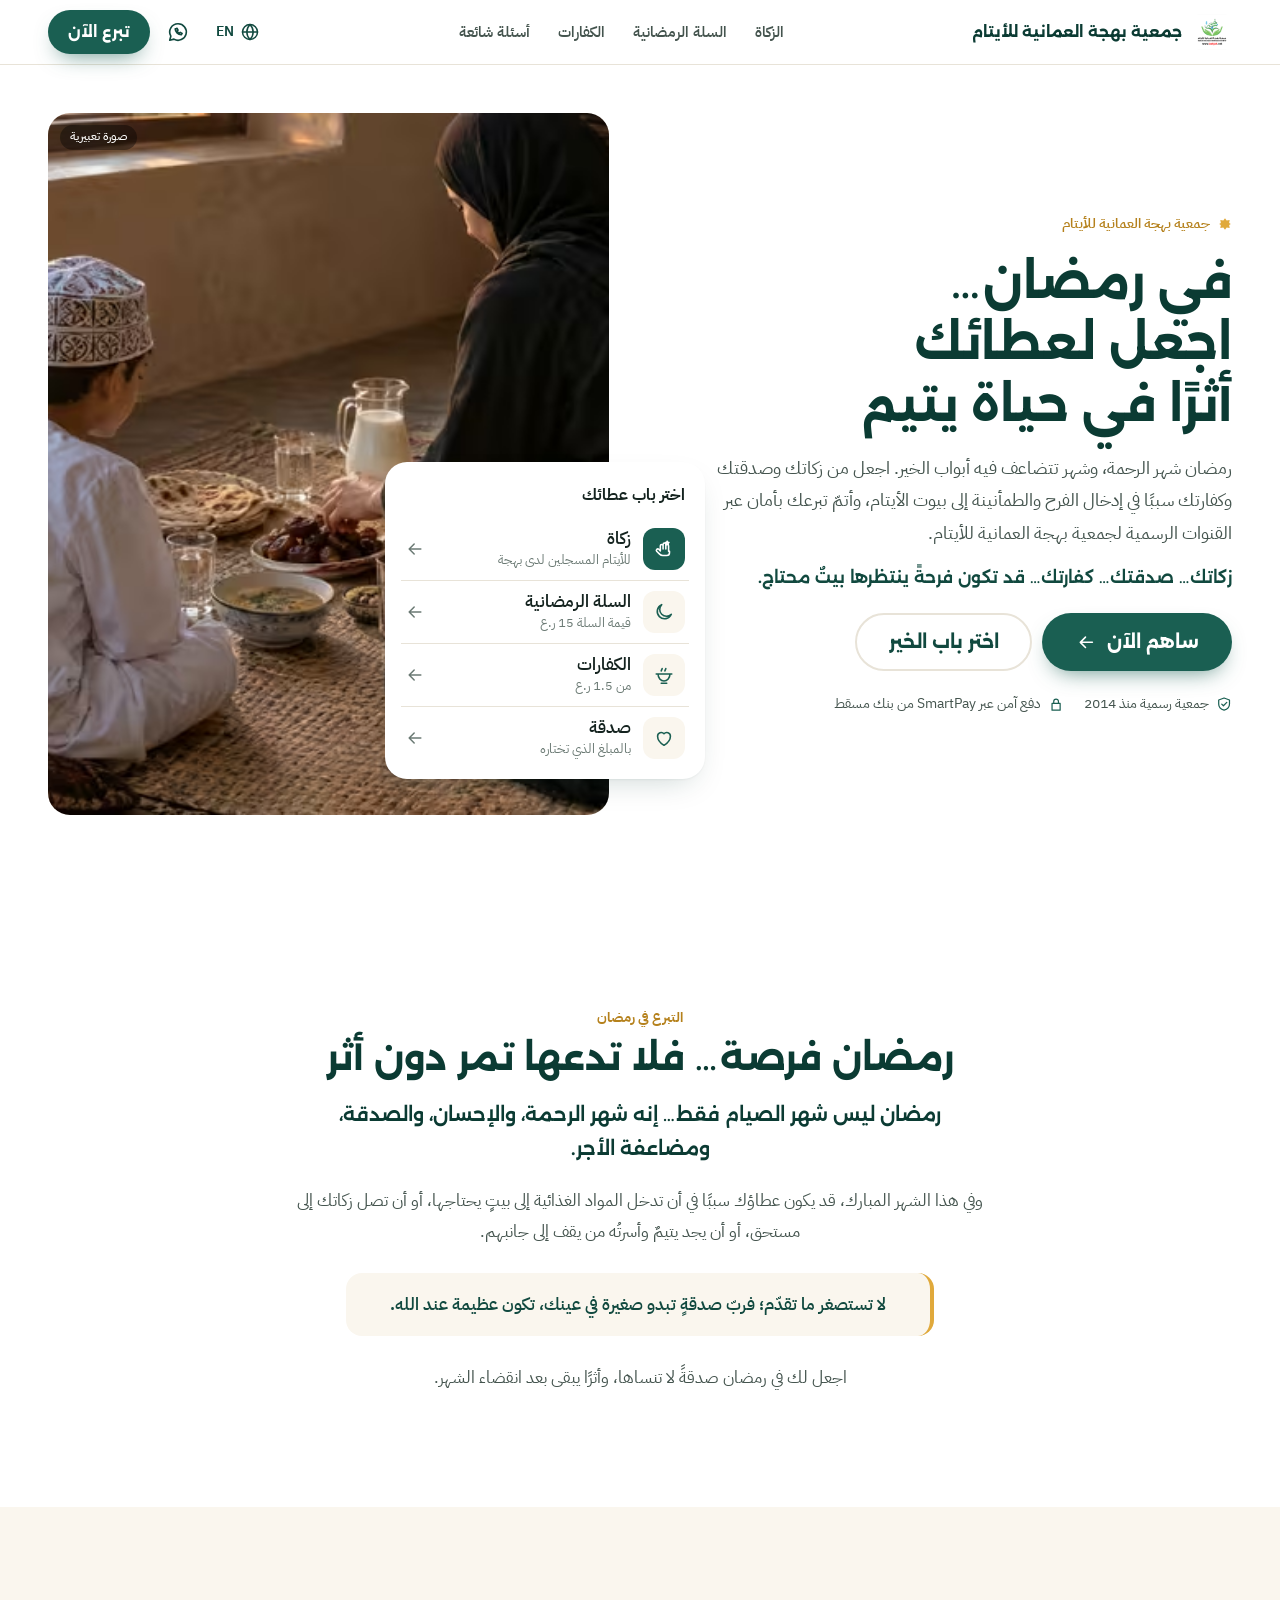
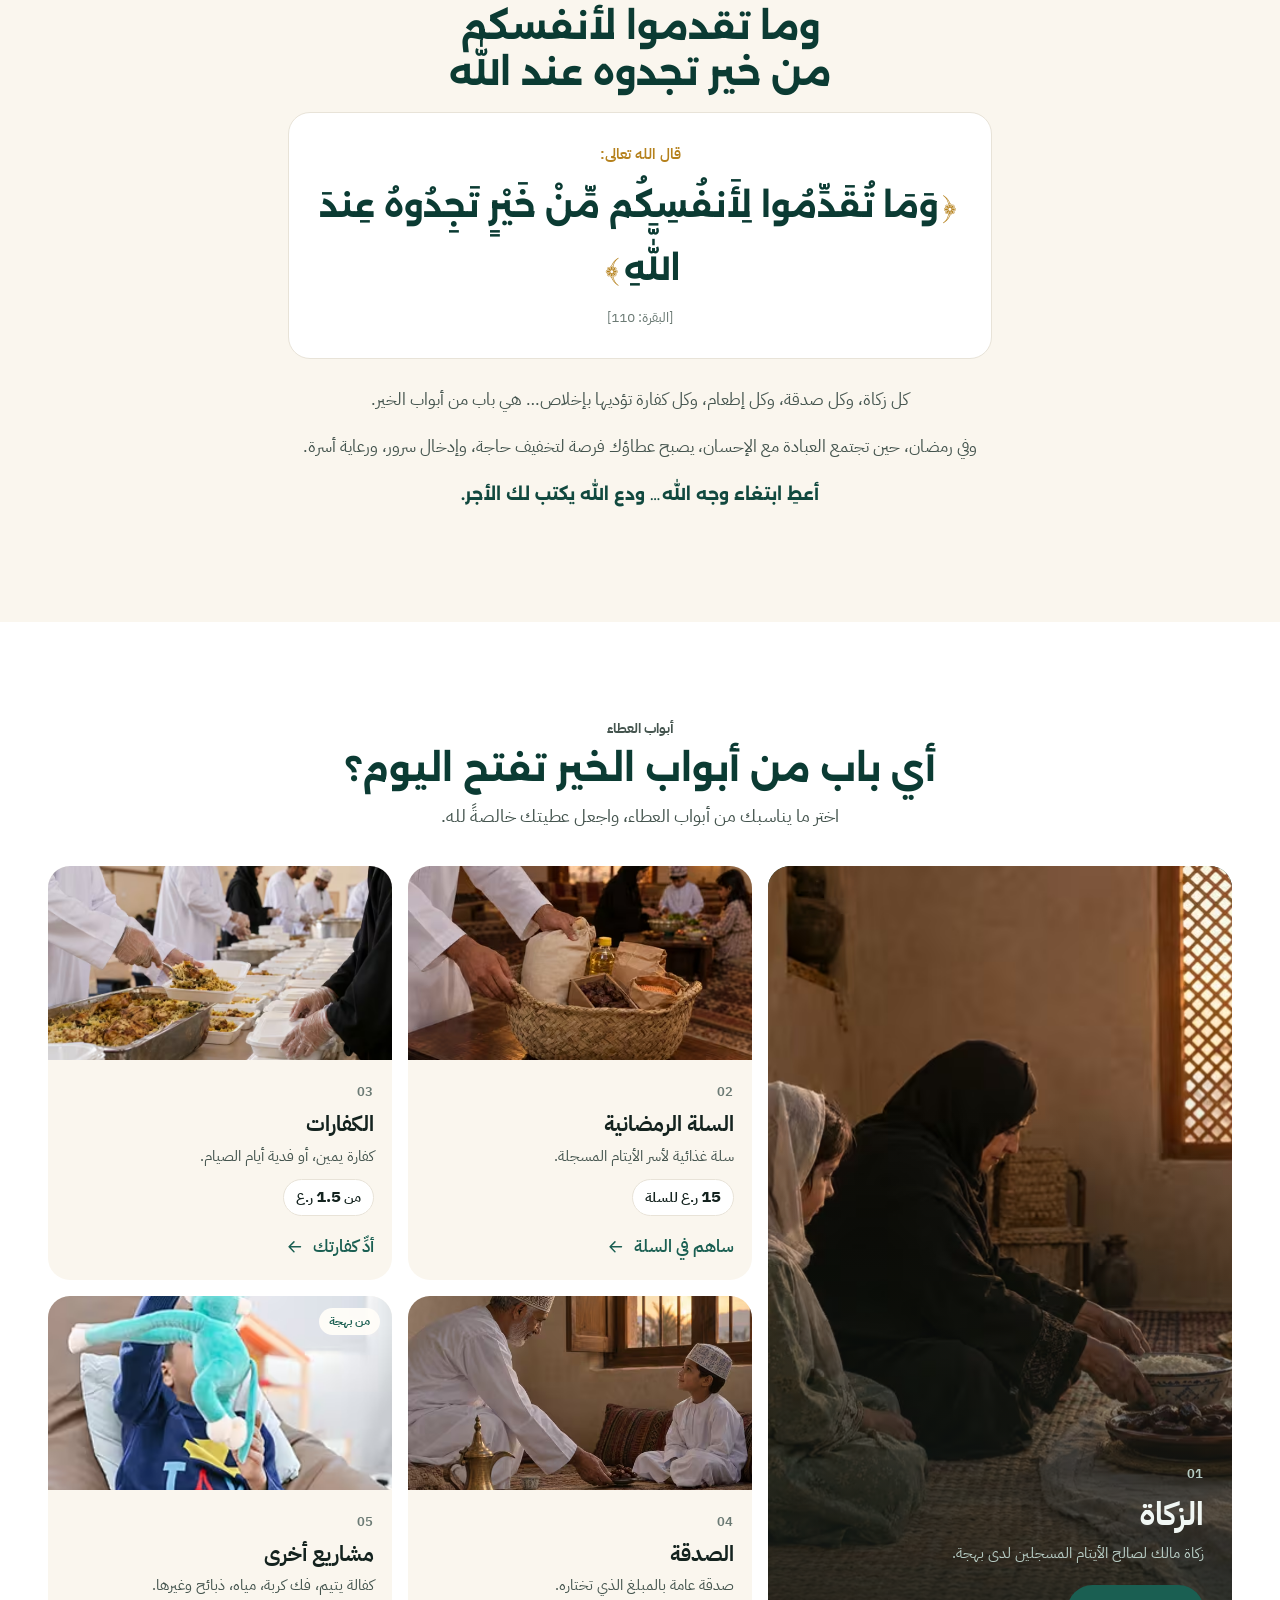
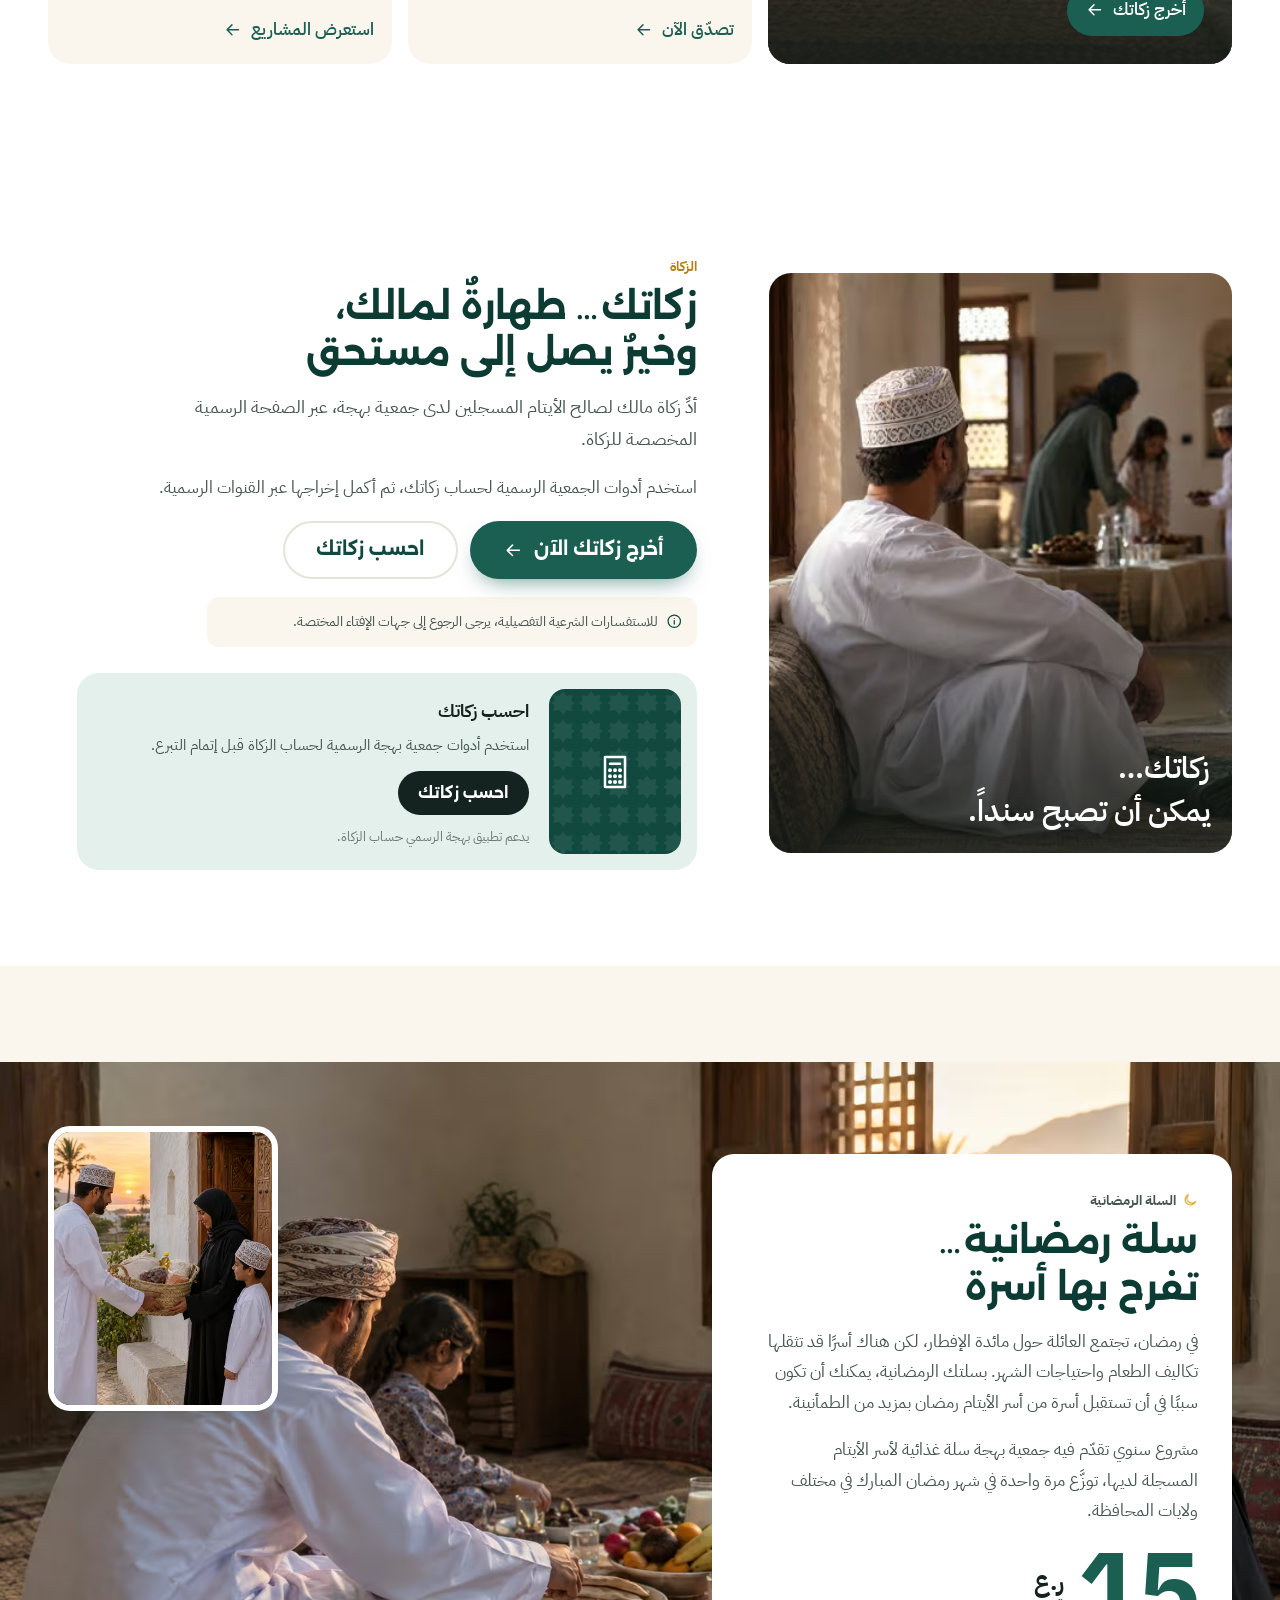
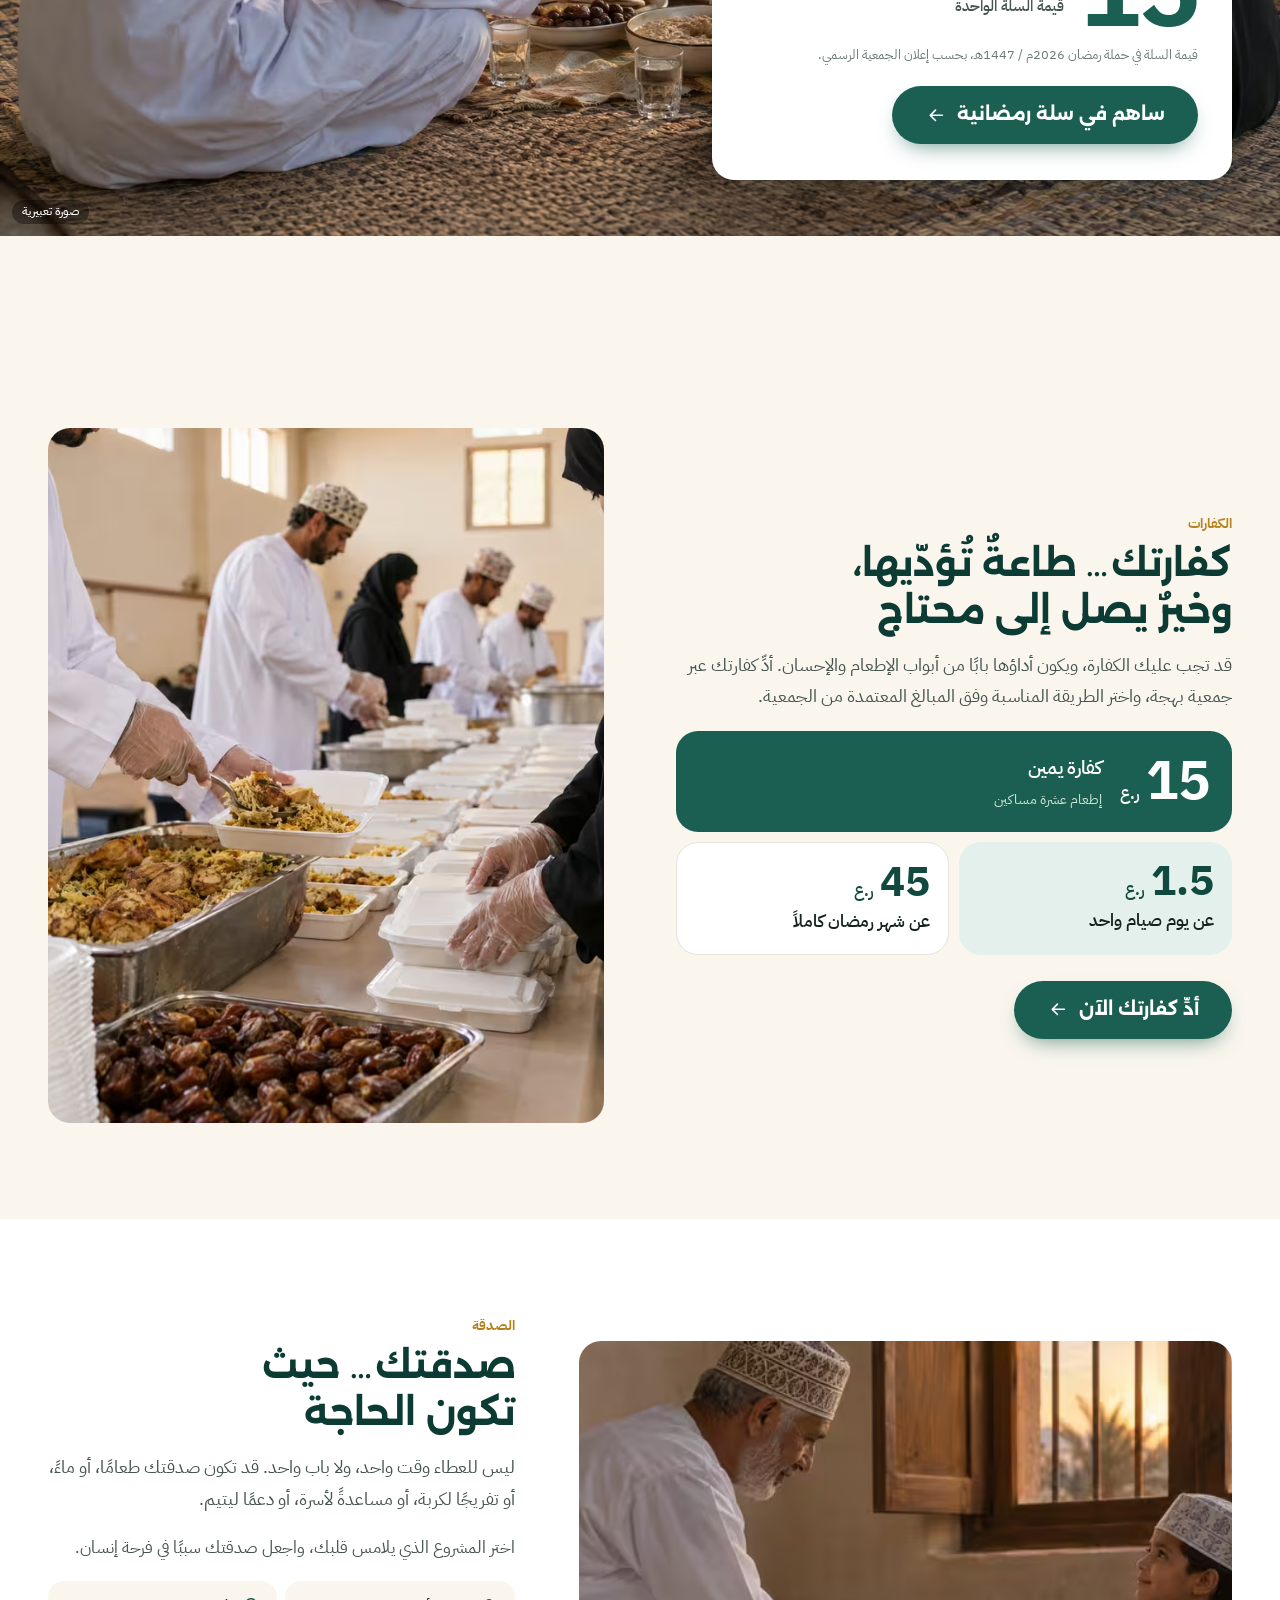
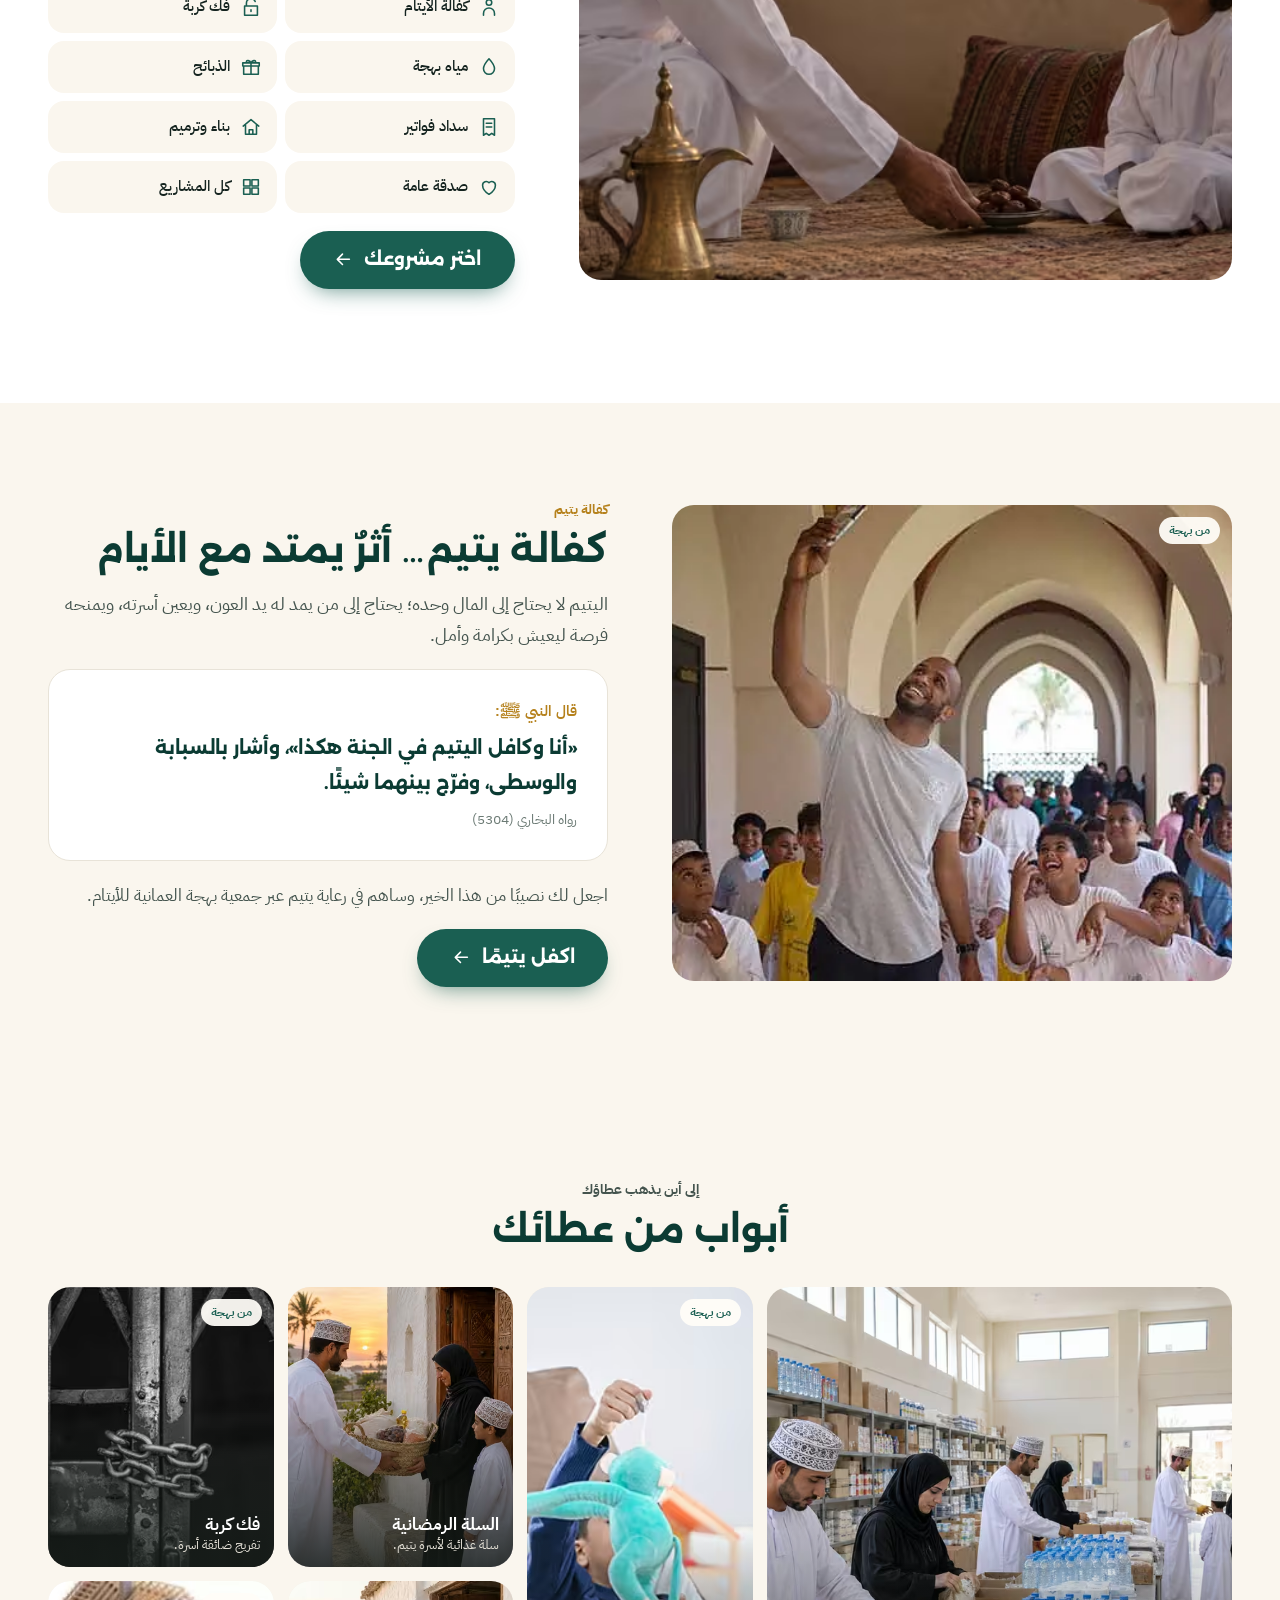
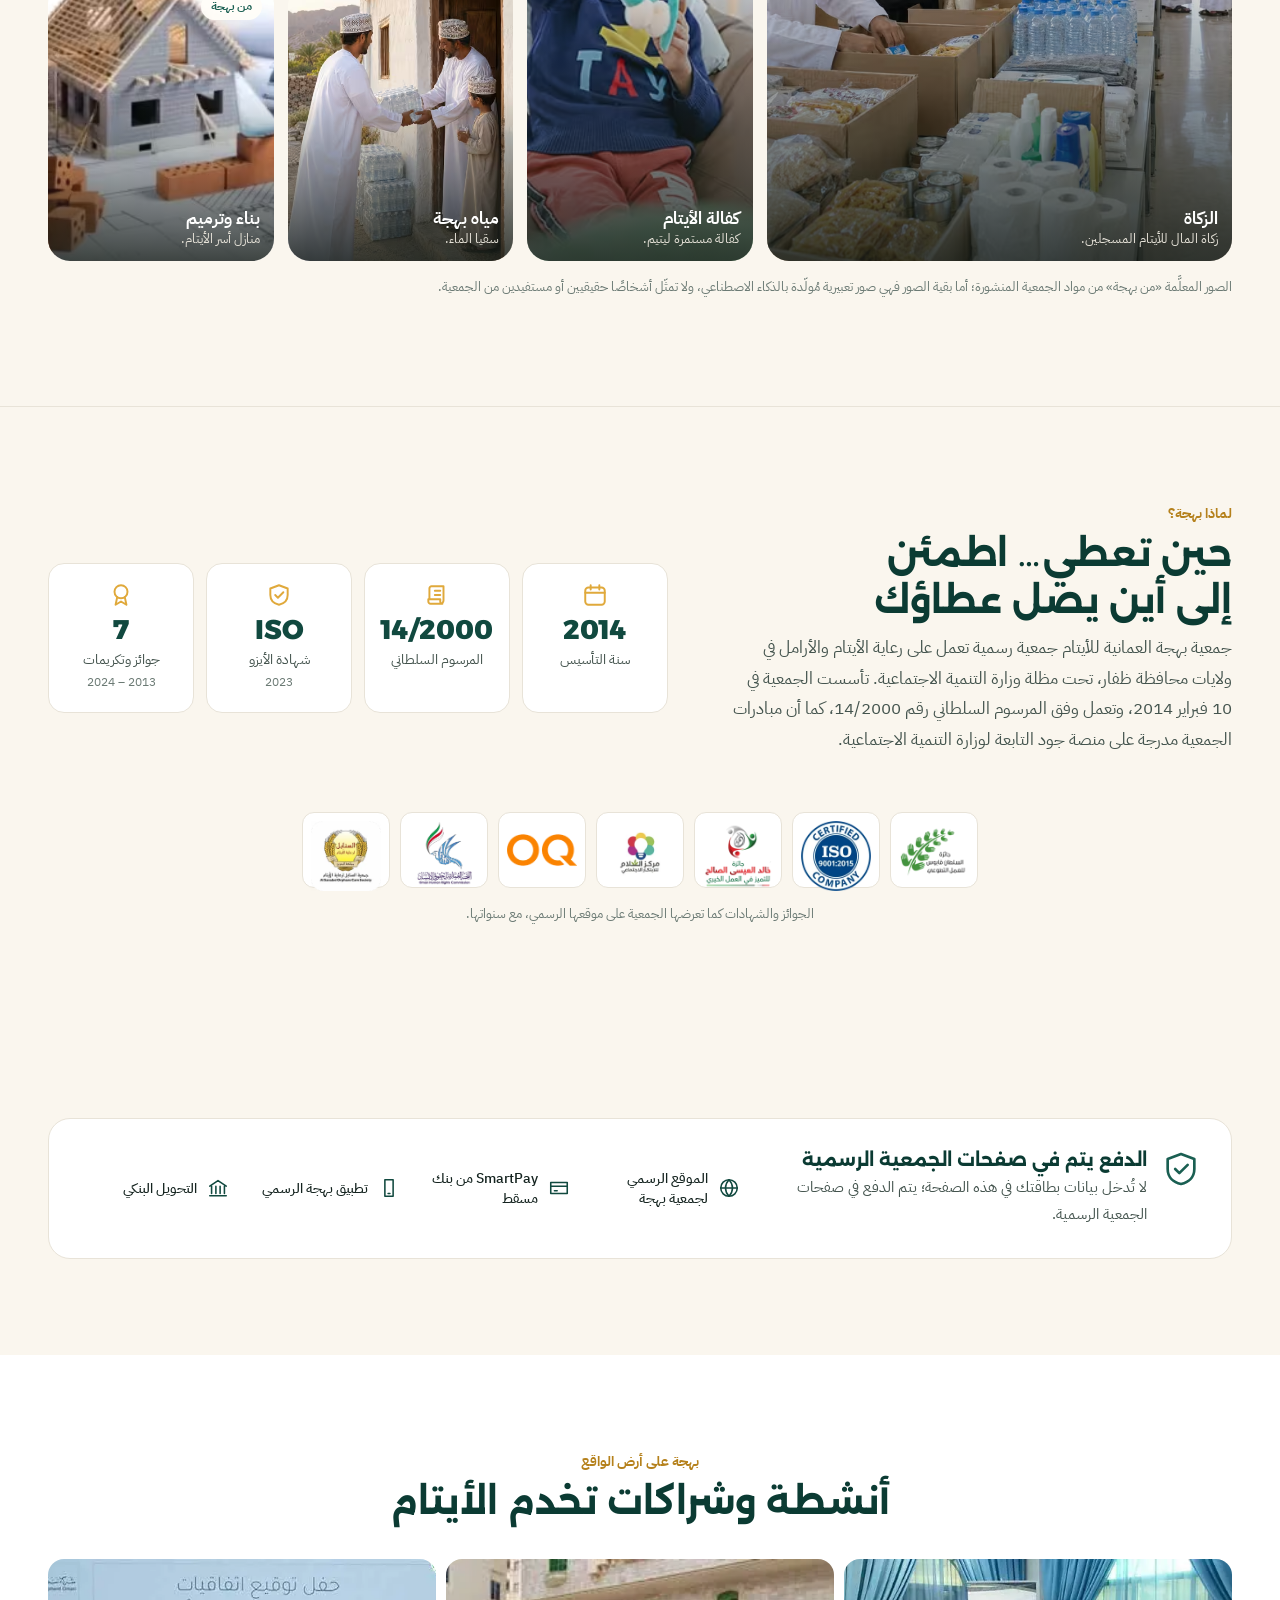
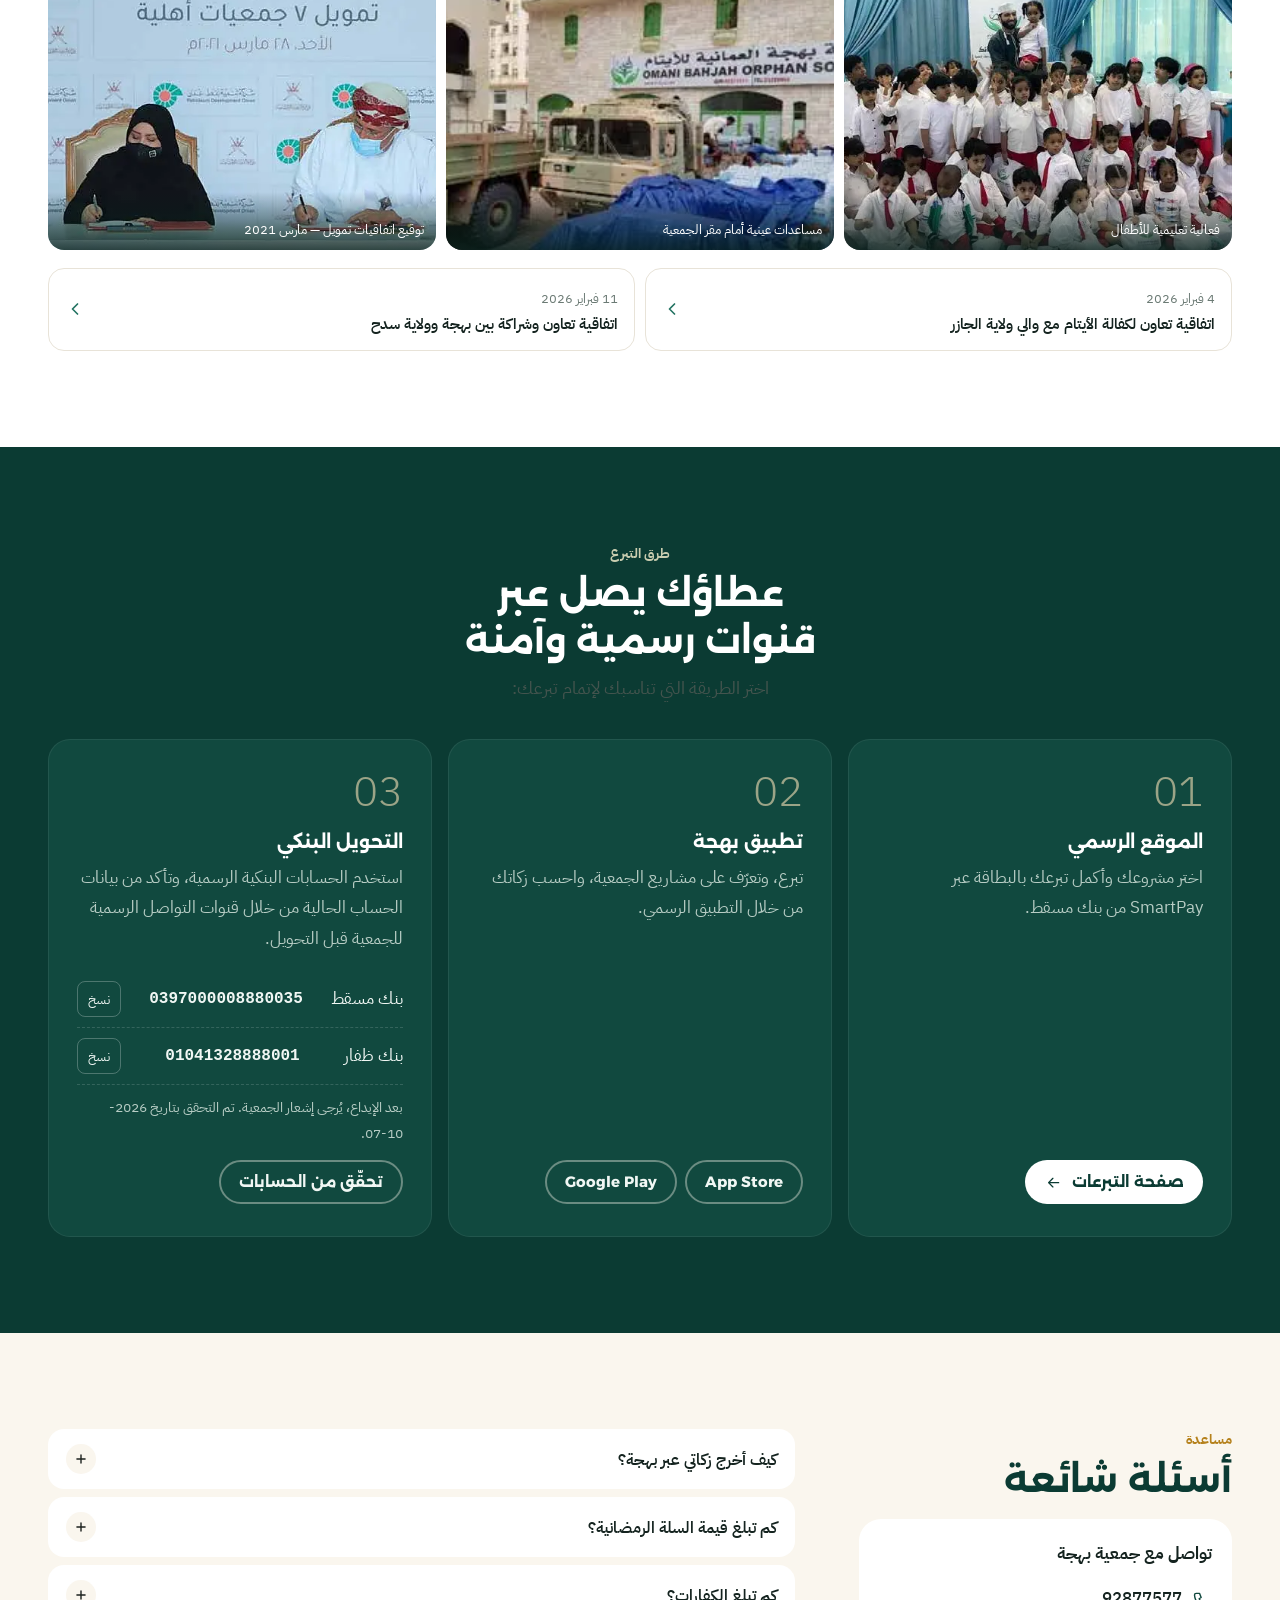
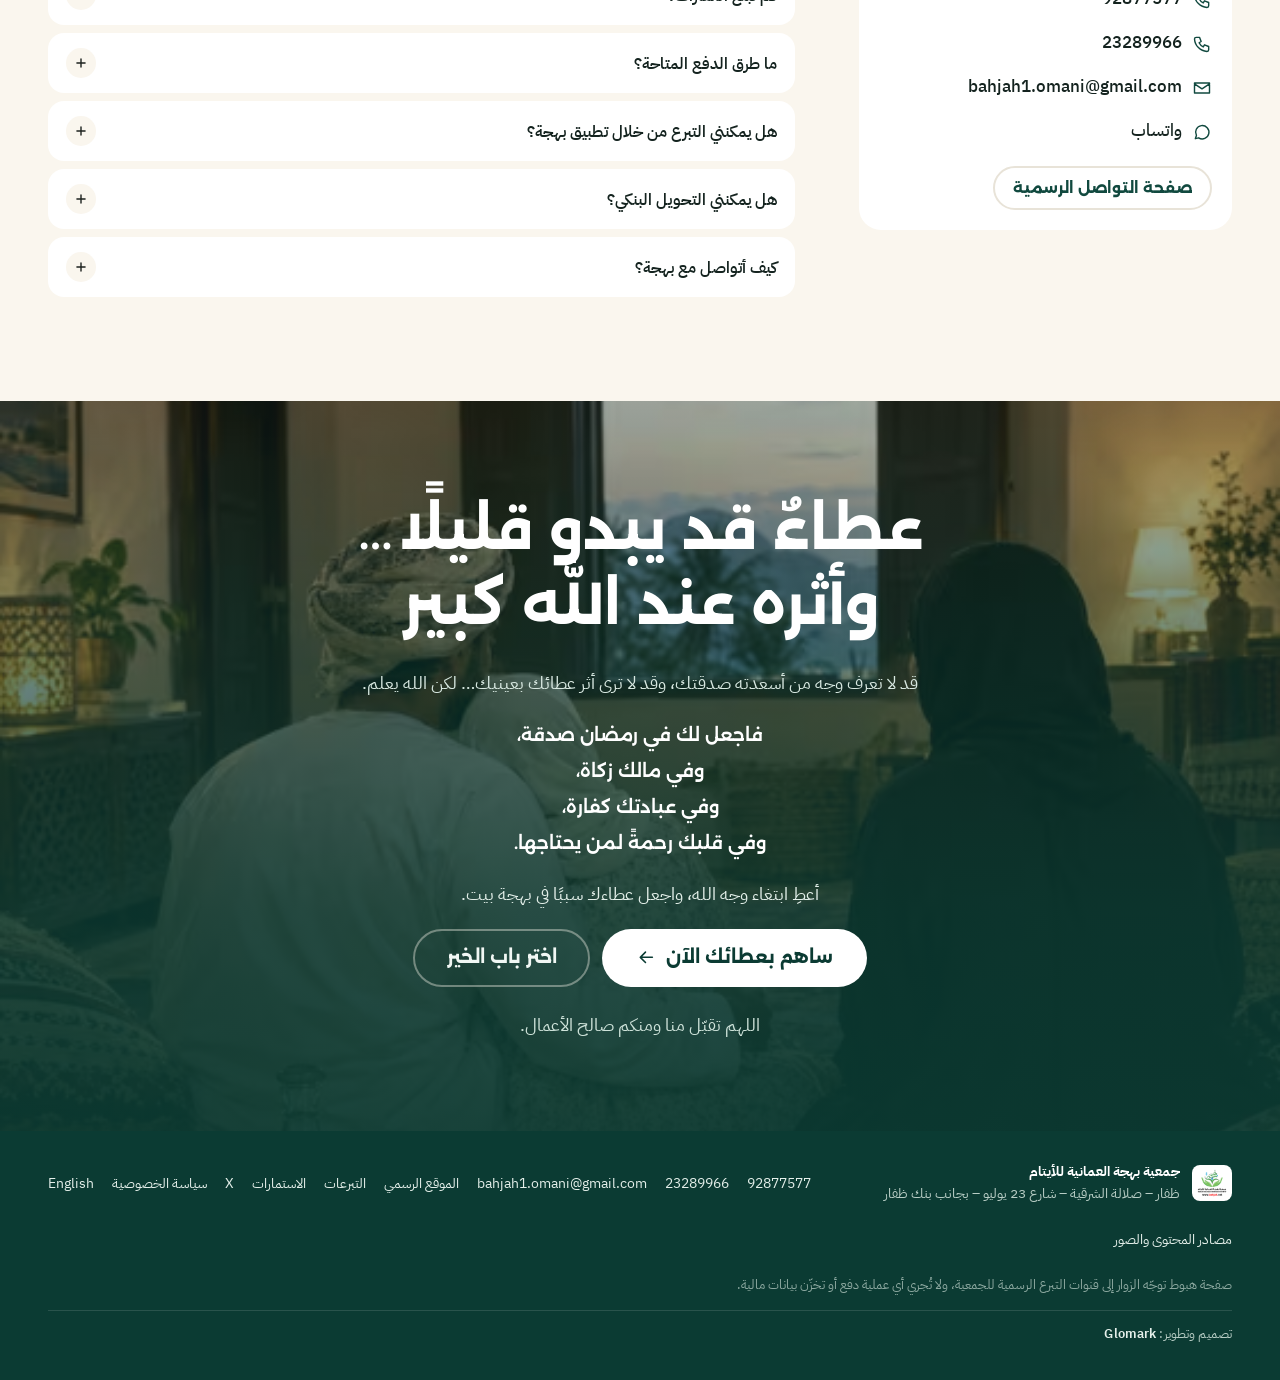
<file: index.html>
<!doctype html>
<!-- GENERATED from src/index.src.html by tools/build_html.py — edit the source, not this file. -->
<html lang="ar" dir="rtl">
<head>
<meta charset="utf-8">
<meta name="viewport" content="width=device-width, initial-scale=1, viewport-fit=cover">
<title>التبرع للأيتام في رمضان | زكاة وصدقة وكفارة — جمعية بهجة العمانية للأيتام</title>
<meta name="description" content="التبرع للأيتام في عُمان خلال شهر رمضان مع جمعية بهجة العمانية للأيتام: أخرج زكاة المال، وساهم في السلة الرمضانية، وأدِّ كفارتك، وتصدّق، واكفل يتيمًا من أيتام ظفار — عبر القنوات الرسمية للجمعية.">
<meta name="theme-color" content="#F8F4EC">
<link rel="canonical" href="https://forestgreen-camel-125506.hostingersite.com/">

<meta property="og:type" content="website">
<meta property="og:locale" content="ar_OM">
<meta property="og:site_name" content="جمعية بهجة العمانية للأيتام">
<meta property="og:url" content="https://forestgreen-camel-125506.hostingersite.com/">
<meta property="og:title" content="في رمضان… اجعل لعطائك أثرًا في حياة يتيم | جمعية بهجة العمانية للأيتام">
<meta property="og:description" content="زكاتك وصدقتك وكفارتك قد تكون فرحةً ينتظرها بيتٌ محتاج. تبرّع للأيتام في رمضان عبر القنوات الرسمية لجمعية بهجة العمانية للأيتام.">
<meta property="og:image" content="https://forestgreen-camel-125506.hostingersite.com/assets/img/opt/og-image.jpg">
<meta property="og:image:width" content="1200">
<meta property="og:image:height" content="630">
<meta property="og:image:alt" content="شعار جمعية بهجة العمانية للأيتام مع صورة من أنشطتها">
<meta name="twitter:card" content="summary_large_image">
<meta name="twitter:site" content="@bahjah1_omani">
<meta name="twitter:title" content="في رمضان… اجعل لعطائك أثرًا في حياة يتيم | جمعية بهجة">
<meta name="twitter:description" content="زكاة المال، السلة الرمضانية، الكفارات، الصدقة وكفالة اليتيم — عبر القنوات الرسمية لجمعية بهجة العمانية للأيتام.">
<meta name="twitter:image" content="https://forestgreen-camel-125506.hostingersite.com/assets/img/opt/og-image.jpg">

<link rel="icon" href="assets/img/bahjah-logo.jpg">
<link rel="preconnect" href="https://fonts.googleapis.com">
<link rel="preconnect" href="https://fonts.gstatic.com" crossorigin>
<link href="https://fonts.googleapis.com/css2?family=Alexandria:wght@600;700;800&family=IBM+Plex+Sans+Arabic:wght@300;400;500;600;700&display=swap" rel="stylesheet">
<link rel="stylesheet" href="assets/css/styles.css?v=a64505f0b6">

<script type="application/ld+json">
{
  "@context": "https://schema.org",
  "@type": "NGO",
  "name": "جمعية بهجة العمانية للأيتام",
  "alternateName": "Omani Bahjah Orphan Society",
  "url": "https://bahjah.org.om/wp/",
  "logo": "https://forestgreen-camel-125506.hostingersite.com/assets/img/bahjah-logo.jpg",
  "foundingDate": "2014-02-10",
  "email": "bahjah1.omani@gmail.com",
  "telephone": "+968 23289966",
  "areaServed": { "@type": "AdministrativeArea", "name": "محافظة ظفار، سلطنة عُمان" },
  "sameAs": ["https://x.com/bahjah1_omani", "https://jood.om/ar/Board/CharityProfile/about/8659"]
}
</script>
<script>document.documentElement.classList.add("js");</script>
<script src="assets/js/config.js?v=0c060a8ad2"></script>
</head>
<body>
<svg width="0" height="0" style="position:absolute" aria-hidden="true" focusable="false">
  <defs>
    <symbol id="i-star" viewBox="0 0 24 24"><path fill="currentColor" d="M12 2l2.9 4.1L20 5.2l-.9 4.9L22 12l-2.9 1.9.9 4.9-5.1-.9L12 22l-2.9-4.1L4 18.8l.9-4.9L2 12l2.9-1.9L4 5.2l5.1.9z"/></symbol>
    <symbol id="i-arrow" viewBox="0 0 24 24"><path d="M19 12H5M11 6l-6 6 6 6"/></symbol>
    <symbol id="i-hands" viewBox="0 0 24 24"><path d="M4 14.5l3.2 3.1a5 5 0 0 0 3.5 1.4H15a3 3 0 0 0 3-3v-1.5M4 14.5a1.6 1.6 0 0 1 2.3-2.2L8 14M8 14V8.5a1.5 1.5 0 0 1 3 0V12M11 12V7a1.5 1.5 0 0 1 3 0v5M14 12V8.5a1.5 1.5 0 0 1 3 0v6"/><path d="M15.5 3.5l.6 1.2 1.3.2-1 .9.3 1.3-1.2-.6-1.2.6.3-1.3-1-.9 1.3-.2z"/></symbol>
    <symbol id="i-moon" viewBox="0 0 24 24"><path d="M20 14.5A8 8 0 1 1 9.5 4a6.5 6.5 0 0 0 10.5 10.5Z"/></symbol>
    <symbol id="i-bowl" viewBox="0 0 24 24"><path d="M3.5 11h17M5.5 11c0 4 2.9 7.5 6.5 7.5s6.5-3.5 6.5-7.5M9 7.5c0-1 1-1.5 1-2.5M13 7.5c0-1 1-1.5 1-2.5M9 21h6"/></symbol>
    <symbol id="i-heart" viewBox="0 0 24 24"><path d="M12 20s-7-4.4-7-10a4 4 0 0 1 7-2.6A4 4 0 0 1 19 10c0 5.6-7 10-7 10Z"/></symbol>
    <symbol id="i-grid" viewBox="0 0 24 24"><path d="M4 4h7v7H4zM13 4h7v7h-7zM4 13h7v7H4zM13 13h7v7h-7z"/></symbol>
    <symbol id="i-child" viewBox="0 0 24 24"><circle cx="12" cy="7" r="3"/><path d="M6 21v-2a6 6 0 0 1 12 0v2"/></symbol>
    <symbol id="i-unlock" viewBox="0 0 24 24"><path d="M7 11V8a5 5 0 0 1 9.6-2M5 11h14v10H5zM12 15v2"/></symbol>
    <symbol id="i-drop" viewBox="0 0 24 24"><path d="M12 3s6 6.5 6 11a6 6 0 0 1-12 0c0-4.5 6-11 6-11Z"/></symbol>
    <symbol id="i-gift" viewBox="0 0 24 24"><path d="M4 11h16v9H4zM3 7.5h18V11H3zM12 7.5V20M12 7.5c-1.5-3-5-3.2-5-1.2 0 1.5 3 1.2 5 1.2 2 0 5 .3 5-1.2 0-2-3.5-1.8-5 1.2"/></symbol>
    <symbol id="i-receipt" viewBox="0 0 24 24"><path d="M6 3h12v18l-3-2-3 2-3-2-3 2zM9 8h6M9 12h6"/></symbol>
    <symbol id="i-home" viewBox="0 0 24 24"><path d="M3.5 11 12 4l8.5 7M6 10v10h12V10M10 20v-5h4v5"/></symbol>
    <symbol id="i-shield" viewBox="0 0 24 24"><path d="M12 3l8 3v6c0 5-3.5 8-8 9-4.5-1-8-4-8-9V6z"/><path d="M8.5 12l2.5 2.5L16 9.5"/></symbol>
    <symbol id="i-globe" viewBox="0 0 24 24"><circle cx="12" cy="12" r="9"/><path d="M3 12h18M12 3c2.5 2.6 3.8 5.6 3.8 9s-1.3 6.4-3.8 9c-2.5-2.6-3.8-5.6-3.8-9S9.5 5.6 12 3Z"/></symbol>
    <symbol id="i-card" viewBox="0 0 24 24"><path d="M3 6h18v12H3zM3 10h18M7 15h3"/></symbol>
    <symbol id="i-app" viewBox="0 0 24 24"><path d="M7.5 3h9v18h-9zM11 18h2"/></symbol>
    <symbol id="i-bank" viewBox="0 0 24 24"><path d="M3 10l9-6 9 6M5 10v8M9.7 10v8M14.3 10v8M19 10v8M3 20.5h18"/></symbol>
    <symbol id="i-calc" viewBox="0 0 24 24"><path d="M6 3h12v18H6zM9 7h6"/><path d="M9 11h.01M12 11h.01M15 11h.01M9 14.5h.01M12 14.5h.01M15 14.5h.01M9 18h.01M12 18h.01M15 18h.01" stroke-width="2.4"/></symbol>
    <symbol id="i-info" viewBox="0 0 24 24"><circle cx="12" cy="12" r="9"/><path d="M12 11v5M12 8h.01"/></symbol>
    <symbol id="i-phone" viewBox="0 0 24 24"><path d="M5 4h4l2 5-2.5 1.5a11 11 0 0 0 5 5L15 13l5 2v4a2 2 0 0 1-2 2A16 16 0 0 1 3 6a2 2 0 0 1 2-2"/></symbol>
    <symbol id="i-mail" viewBox="0 0 24 24"><path d="M3 6h18v12H3zM3 7l9 6 9-6"/></symbol>
    <symbol id="i-chat" viewBox="0 0 24 24"><path d="M4 20l1.3-3.9A8 8 0 1 1 8 19z"/></symbol>
    <symbol id="i-lock" viewBox="0 0 24 24"><path d="M6 11h12v10H6zM8.5 11V8a3.5 3.5 0 0 1 7 0v3"/></symbol>
    <symbol id="i-copy" viewBox="0 0 24 24"><path d="M9 9h11v11H9zM5 15V4h11"/></symbol>
    <symbol id="i-award" viewBox="0 0 24 24"><circle cx="12" cy="9" r="6"/><path d="M8.5 14l-1.5 7 5-3 5 3-1.5-7"/></symbol>
    <symbol id="i-calendar" viewBox="0 0 24 24"><rect x="3" y="5" width="18" height="16" rx="3"/><path d="M3 10h18M8 3v4M16 3v4"/></symbol>
    <symbol id="i-scroll" viewBox="0 0 24 24"><path d="M7 4h11v13a3 3 0 0 1-3 3H6a2 2 0 0 1-2-2v-2h11v2a2 2 0 0 0 2 2M7 4a2 2 0 0 0-2 2v10M10 8h5M10 12h5"/></symbol>
    <symbol id="i-chev" viewBox="0 0 24 24"><path d="M15 6l-6 6 6 6"/></symbol>
    <symbol id="i-whatsapp" viewBox="0 0 24 24"><path d="M12 3a9 9 0 0 0-7.8 13.5L3 21l4.6-1.2A9 9 0 1 0 12 3z"/><path d="M9 8.5c0 3.5 3 6.5 6.5 6.5l1-1.5-2-1-1 1c-1-.5-2-1.5-2.5-2.5l1-1-1-2-2 1z"/></symbol>
  </defs>
</svg>

<a class="skip" href="#main" data-i18n="skip">تخطَّ إلى المحتوى</a>

<header class="site-header" id="top">
  <div class="wrap header-inner">
    <a class="brand" href="#top" data-cta="header_logo">
      <img src="assets/img/bahjah-logo.jpg" width="40" height="36" alt="شعار جمعية بهجة العمانية للأيتام" data-alt-en="Omani Bahjah Orphan Society logo">
      <span class="brand-name" data-i18n="brand.full">جمعية بهجة العمانية للأيتام</span>
    </a>
    <nav class="header-nav" aria-label="أقسام الصفحة" data-i18n-aria="nav.aria">
      <a href="#zakat" data-i18n="nav.zakat">الزكاة</a>
      <a href="#ramadan" data-i18n="nav.ramadan">السلة الرمضانية</a>
      <a href="#kaffarat" data-i18n="nav.kaffarat">الكفارات</a>
      <a href="#faq" data-i18n="nav.faq">أسئلة شائعة</a>
    </nav>
    <div class="header-actions">
      <button type="button" class="lang-btn" id="lang-btn" aria-label="Switch to English"><svg aria-hidden="true"><use href="#i-globe"/></svg><span class="lang-label" lang="en">EN</span></button>
      <a class="icon-btn" href="https://wa.me/96892877577" data-cta="header_whatsapp" aria-label="تواصل عبر واتساب" data-i18n-aria="wa.aria" rel="noopener"><svg aria-hidden="true"><use href="#i-whatsapp"/></svg></a>
      <a class="btn btn-primary btn-sm header-cta" href="#choose" data-cta="header_cta"><span data-i18n="header.cta">تبرع الآن</span></a>
    </div>
  </div>
</header>

<main id="main">

  <!-- ============ 1. HERO ============ -->
  <section class="hero" aria-labelledby="hero-title">
    <div class="wrap hero-grid">
      <div class="hero-copy">
        <p class="eyebrow"><svg class="star" aria-hidden="true"><use href="#i-star"/></svg><span data-campaign-text="eyebrow">جمعية بهجة العمانية للأيتام</span></p>
        <h1 id="hero-title" data-campaign-text="headline">في رمضان… اجعل لعطائك أثرًا في حياة يتيم</h1>
        <p class="hero-sub" data-campaign-text="sub">رمضان شهر الرحمة، وشهر تتضاعف فيه أبواب الخير. اجعل من زكاتك وصدقتك وكفارتك سببًا في إدخال الفرح والطمأنينة إلى بيوت الأيتام، وأتمّ تبرعك بأمان عبر القنوات الرسمية لجمعية بهجة العمانية للأيتام.</p>
        <p class="hero-whisper" data-i18n="hero.whisper">زكاتك… صدقتك… كفارتك… قد تكون فرحةً ينتظرها بيتٌ محتاج.</p>
        <div class="hero-actions">
          <a id="hero-cta" class="btn btn-primary btn-lg" href="https://bahjah.org.om/wp/التبرعات/" data-route="hub" data-category="general" data-cta="hero_primary" data-campaign-cta="primary">ساهم الآن<svg class="ico arr" aria-hidden="true"><use href="#i-arrow"/></svg></a>
          <a class="btn btn-ghost btn-lg" href="#choose" data-cta="hero_secondary" data-campaign-cta="secondary">اختر باب الخير</a>
        </div>
        <ul class="hero-proof" aria-label="لماذا بهجة" data-i18n-aria="hero.proof.aria">
          <li><svg class="ico" aria-hidden="true"><use href="#i-shield"/></svg><span data-i18n="hero.proof.1">جمعية رسمية منذ 2014</span></li>
          <li><svg class="ico" aria-hidden="true"><use href="#i-lock"/></svg><span data-i18n="hero.proof.2">دفع آمن عبر SmartPay من بنك مسقط</span></li>
        </ul>
      </div>

      <div class="hero-visual">
        <figure class="hero-figure" data-hero="iftar">
          <span class="fk-illustrative" data-i18n="ai.tag">صورة تعبيرية</span>
          <!-- image source: Higgsfield AI (gpt_image_2_5), illustrative, job 4712dc5c-915b-40e1-993a-0212a9c5a891 -->
          <picture>
            <source media="(min-width: 900px)" type="image/avif" srcset="assets/img/opt/ai-hero-tall-600.avif 600w, assets/img/opt/ai-hero-tall-900.avif 900w, assets/img/opt/ai-hero-tall-1300.avif 1300w" sizes="(min-width: 1280px) 620px, 48vw">
            <source media="(min-width: 900px)" type="image/webp" srcset="assets/img/opt/ai-hero-tall-600.webp 600w, assets/img/opt/ai-hero-tall-900.webp 900w, assets/img/opt/ai-hero-tall-1300.webp 1300w" sizes="(min-width: 1280px) 620px, 48vw">
            <source type="image/avif" srcset="assets/img/opt/ai-hero-wide-640.avif 640w, assets/img/opt/ai-hero-wide-960.avif 960w, assets/img/opt/ai-hero-wide-1400.avif 1400w" sizes="100vw">
            <source type="image/webp" srcset="assets/img/opt/ai-hero-wide-640.webp 640w, assets/img/opt/ai-hero-wide-960.webp 960w, assets/img/opt/ai-hero-wide-1400.webp 1400w" sizes="100vw">
            <img src="assets/img/opt/ai-hero-wide-960.jpg" width="960" height="640" alt="أمٌّ عُمانية تُرتّب التمر على سفرة إفطار بسيطة في بيتها، وإلى جانبها طفلها ينتظر أذان المغرب" data-alt-en="An Omani mother arranging dates on a simple iftar spread at home, her young son beside her awaiting sunset" class="hero-img" loading="eager" fetchpriority="high" decoding="async" data-source="Higgsfield AI (gpt_image_2_5), illustrative, job 4712dc5c-915b-40e1-993a-0212a9c5a891">
          </picture>
        </figure>
        <figure class="hero-figure" data-hero="eid" hidden>
          <!-- image source: https://www.pexels.com/photo/bowl-of-dates-on-table-7249766/ -->
          <picture>
            <source media="(min-width: 900px)" type="image/avif" srcset="assets/img/opt/eid-tall-560.avif 560w, assets/img/opt/eid-tall-840.avif 840w, assets/img/opt/eid-tall-1066.avif 1066w" sizes="(min-width: 1280px) 620px, 48vw">
            <source media="(min-width: 900px)" type="image/webp" srcset="assets/img/opt/eid-tall-560.webp 560w, assets/img/opt/eid-tall-840.webp 840w, assets/img/opt/eid-tall-1066.webp 1066w" sizes="(min-width: 1280px) 620px, 48vw">
            <source type="image/avif" srcset="assets/img/opt/eid-wide-640.avif 640w, assets/img/opt/eid-wide-960.avif 960w, assets/img/opt/eid-wide-1333.avif 1333w" sizes="100vw">
            <source type="image/webp" srcset="assets/img/opt/eid-wide-640.webp 640w, assets/img/opt/eid-wide-960.webp 960w, assets/img/opt/eid-wide-1333.webp 1333w" sizes="100vw">
            <img src="assets/img/opt/eid-wide-960.jpg" width="960" height="640" alt="حلوى العيد في وعاء خزفي على مائدة احتفالية" data-alt-en="Eid sweets in a ceramic bowl on a festive table" class="hero-img" loading="lazy" decoding="async" data-source="https://www.pexels.com/photo/bowl-of-dates-on-table-7249766/">
          </picture>
        </figure>

        <div class="float-card" role="group" aria-labelledby="float-title">
          <p class="float-title" id="float-title" data-i18n="float.title">اختر باب عطائك</p>
          <ul class="float-list" role="list">
            <li><a href="https://bahjah.org.om/wp/product/الزكاة/" data-route="zakat" data-category="zakat" data-cta="hero_card">
              <span class="fi fi-green"><svg aria-hidden="true"><use href="#i-hands"/></svg></span>
              <span class="fl-body"><strong data-i18n="float.zakat">زكاة</strong><small data-i18n="float.zakat.sub">للأيتام المسجلين لدى بهجة</small></span>
              <svg class="fl-go arr" aria-hidden="true"><use href="#i-arrow"/></svg></a></li>
            <li><a href="https://bahjah.org.om/wp/التبرعات/" data-route="ramadan" data-category="ramadan_basket" data-cta="hero_card">
              <span class="fi"><svg aria-hidden="true"><use href="#i-moon"/></svg></span>
              <span class="fl-body"><strong data-i18n="nav.ramadan">السلة الرمضانية</strong><small data-i18n="float.ramadan.sub">قيمة السلة 15 ر.ع</small></span>
              <svg class="fl-go arr" aria-hidden="true"><use href="#i-arrow"/></svg></a></li>
            <li><a href="https://bahjah.org.om/wp/product/كفارات/" data-route="kaffarat" data-category="kaffarat" data-cta="hero_card">
              <span class="fi"><svg aria-hidden="true"><use href="#i-bowl"/></svg></span>
              <span class="fl-body"><strong data-i18n="nav.kaffarat">الكفارات</strong><small data-i18n="float.kaffarat.sub">من 1.5 ر.ع</small></span>
              <svg class="fl-go arr" aria-hidden="true"><use href="#i-arrow"/></svg></a></li>
            <li><a href="https://bahjah.org.om/wp/التبرعات/" data-route="sadaqah" data-category="sadaqah" data-cta="hero_card">
              <span class="fi"><svg aria-hidden="true"><use href="#i-heart"/></svg></span>
              <span class="fl-body"><strong data-i18n="float.sadaqah">صدقة</strong><small data-i18n="float.sadaqah.sub">بالمبلغ الذي تختاره</small></span>
              <svg class="fl-go arr" aria-hidden="true"><use href="#i-arrow"/></svg></a></li>
          </ul>
        </div>
      </div>
    </div>
  </section>

  <!-- ============ 2. RAMADAN INVITATION ============ -->
  <section id="ramadan-invite" class="section invite" aria-labelledby="invite-title">
    <div class="wrap invite-inner reveal">
      <span class="kicker" data-i18n="invite.kicker">التبرع في رمضان</span>
      <h2 id="invite-title" data-i18n="invite.title">رمضان فرصة… فلا تدعها تمر دون أثر</h2>
      <p class="invite-lead" data-i18n="invite.p1">رمضان ليس شهر الصيام فقط… إنه شهر الرحمة، والإحسان، والصدقة، ومضاعفة الأجر.</p>
      <p data-i18n="invite.p2">وفي هذا الشهر المبارك، قد يكون عطاؤك سببًا في أن تدخل المواد الغذائية إلى بيتٍ يحتاجها، أو أن تصل زكاتك إلى مستحق، أو أن يجد يتيمٌ وأسرتُه من يقف إلى جانبهم.</p>
      <p class="invite-quote" data-i18n="invite.p3">لا تستصغر ما تقدّم؛ فربّ صدقةٍ تبدو صغيرة في عينك، تكون عظيمة عند الله.</p>
      <p data-i18n="invite.p4">اجعل لك في رمضان صدقةً لا تنساها، وأثرًا يبقى بعد انقضاء الشهر.</p>
    </div>
  </section>

  <!-- ============ 3. QURAN MOTIVATION ============ -->
  <section id="verse" class="section section-sand verse" aria-labelledby="verse-title">
    <div class="wrap verse-inner reveal">
      <h2 id="verse-title" data-i18n="verse.title">وما تقدموا لأنفسكم من خير تجدوه عند الله</h2>
      <figure class="ayah">
        <figcaption data-i18n="verse.intro">قال الله تعالى:</figcaption>
        <blockquote lang="ar" dir="rtl"><span class="orn" aria-hidden="true">﴿</span>وَمَا تُقَدِّمُوا لِأَنفُسِكُم مِّنْ خَيْرٍ تَجِدُوهُ عِندَ اللَّهِ<span class="orn" aria-hidden="true">﴾</span></blockquote>
        <cite>[البقرة: 110]</cite>
        <p class="ayah-meaning" data-i18n="verse.meaning"></p>
      </figure>
      <p data-i18n="verse.p1">كل زكاة، وكل صدقة، وكل إطعام، وكل كفارة تؤديها بإخلاص… هي باب من أبواب الخير.</p>
      <p data-i18n="verse.p2">وفي رمضان، حين تجتمع العبادة مع الإحسان، يصبح عطاؤك فرصة لتخفيف حاجة، وإدخال سرور، ورعاية أسرة.</p>
      <p class="verse-close" data-i18n="verse.p3">أعطِ ابتغاء وجه الله… ودع الله يكتب لك الأجر.</p>
    </div>
  </section>

  <!-- ============ 4. CHOOSE YOUR GIVING ============ -->
  <section id="choose" class="section choose" aria-labelledby="choose-title">
    <div class="wrap">
      <div class="section-head reveal">
        <p class="kicker"><svg class="star" aria-hidden="true"><use href="#i-star"/></svg><span data-i18n="choose.kicker">أبواب العطاء</span></p>
        <h2 id="choose-title" data-i18n="choose.title">أي باب من أبواب الخير تفتح اليوم؟</h2>
        <p class="lede" data-i18n="choose.lede">اختر ما يناسبك من أبواب العطاء، واجعل عطيتك خالصةً لله.</p>
      </div>
    </div>
    <div class="picker-scroll">
      <ul class="picker wrap" role="list">
        <li class="pick" data-give="zakat">
          <a href="https://bahjah.org.om/wp/product/الزكاة/" data-route="zakat" data-category="zakat" data-cta="chooser">
            <span class="pick-media"><!-- image source: Higgsfield AI (gpt_image_2_5), illustrative, job 1bf62ef5-233a-4427-b3ab-90d4c6f899c3 -->
            <picture>
              <source type="image/avif" srcset="assets/img/opt/ai-zakat-family-480.avif 480w, assets/img/opt/ai-zakat-family-800.avif 800w, assets/img/opt/ai-zakat-family-1200.avif 1200w" sizes="(min-width: 900px) 520px, 84vw">
              <source type="image/webp" srcset="assets/img/opt/ai-zakat-family-480.webp 480w, assets/img/opt/ai-zakat-family-800.webp 800w, assets/img/opt/ai-zakat-family-1200.webp 1200w" sizes="(min-width: 900px) 520px, 84vw">
              <img src="assets/img/opt/ai-zakat-family-800.jpg" width="800" height="800" alt="جدّة عُمانية تضع التمر والأرز على سفرة رمضانية وإلى جانبها حفيدتها" data-alt-en="An Omani grandmother placing dates and rice on a Ramadan spread, her granddaughter beside her" loading="lazy" decoding="async" data-source="Higgsfield AI (gpt_image_2_5), illustrative, job 1bf62ef5-233a-4427-b3ab-90d4c6f899c3">
            </picture></span>
            <span class="pick-body">
              <span class="pick-no" aria-hidden="true"></span>
              <strong class="pick-title" data-i18n="nav.zakat">الزكاة</strong>
              <span class="pick-text" data-i18n="pick.zakat.text">زكاة مالك لصالح الأيتام المسجلين لدى بهجة.</span>
              <span class="pick-cta"><span data-i18n="pick.zakat.cta">أخرج زكاتك</span><svg class="ico arr" aria-hidden="true"><use href="#i-arrow"/></svg></span>
            </span>
          </a>
        </li>
        <li class="pick" data-give="ramadan">
          <a href="https://bahjah.org.om/wp/التبرعات/" data-route="ramadan" data-category="ramadan_basket" data-cta="chooser">
            <span class="pick-media"><!-- image source: Higgsfield AI (gpt_image_2_5), illustrative, job 90010611-1197-4819-974c-f9f05a52228d -->
            <picture>
              <source type="image/avif" srcset="assets/img/opt/ai-basket-prep-480.avif 480w, assets/img/opt/ai-basket-prep-800.avif 800w, assets/img/opt/ai-basket-prep-1200.avif 1200w" sizes="(min-width: 900px) 360px, 72vw">
              <source type="image/webp" srcset="assets/img/opt/ai-basket-prep-480.webp 480w, assets/img/opt/ai-basket-prep-800.webp 800w, assets/img/opt/ai-basket-prep-1200.webp 1200w" sizes="(min-width: 900px) 360px, 72vw">
              <img src="assets/img/opt/ai-basket-prep-800.jpg" width="800" height="531" alt="يدان تُعدّان سلة غذائية من الأرز والتمر والزيت، وفي الخلفية أسرة تُحضّر إفطارها" data-alt-en="Hands preparing a food basket of rice, dates and oil, with a family preparing iftar in the background" loading="lazy" decoding="async" data-source="Higgsfield AI (gpt_image_2_5), illustrative, job 90010611-1197-4819-974c-f9f05a52228d">
            </picture></span>
            <span class="pick-body">
              <span class="pick-no" aria-hidden="true"></span>
              <strong class="pick-title" data-i18n="nav.ramadan">السلة الرمضانية</strong>
              <span class="pick-text" data-i18n="pick.ramadan.text">سلة غذائية لأسر الأيتام المسجلة.</span>
              <span class="pick-amt" data-i18n="pick.ramadan.amt"><b>15</b> ر.ع للسلة</span>
              <span class="pick-cta"><span data-i18n="pick.ramadan.cta">ساهم في السلة</span><svg class="ico arr" aria-hidden="true"><use href="#i-arrow"/></svg></span>
            </span>
          </a>
        </li>
        <li class="pick" data-give="kaffarat">
          <a href="https://bahjah.org.om/wp/product/كفارات/" data-route="kaffarat" data-category="kaffarat" data-cta="chooser">
            <span class="pick-media"><!-- image source: Higgsfield AI (gpt_image_2_5), illustrative, job 519a45de-7310-43fb-99df-fc1d91c9e9f3 -->
            <picture>
              <source type="image/avif" srcset="assets/img/opt/ai-meals-480.avif 480w, assets/img/opt/ai-meals-800.avif 800w, assets/img/opt/ai-meals-1200.avif 1200w" sizes="(min-width: 900px) 520px, 72vw">
              <source type="image/webp" srcset="assets/img/opt/ai-meals-480.webp 480w, assets/img/opt/ai-meals-800.webp 800w, assets/img/opt/ai-meals-1200.webp 1200w" sizes="(min-width: 900px) 520px, 72vw">
              <img src="assets/img/opt/ai-meals-800.jpg" width="800" height="800" alt="متطوعون عُمانيون يُعبّئون وجبات الطعام في علب للتوزيع" data-alt-en="Omani volunteers packing meals into containers for distribution" loading="lazy" decoding="async" data-source="Higgsfield AI (gpt_image_2_5), illustrative, job 519a45de-7310-43fb-99df-fc1d91c9e9f3">
            </picture></span>
            <span class="pick-body">
              <span class="pick-no" aria-hidden="true"></span>
              <strong class="pick-title" data-i18n="nav.kaffarat">الكفارات</strong>
              <span class="pick-text" data-i18n="pick.kaffarat.text">كفارة يمين، أو فدية أيام الصيام.</span>
              <span class="pick-amt" data-i18n="pick.kaffarat.amt">من <b>1.5</b> ر.ع</span>
              <span class="pick-cta"><span data-i18n="pick.kaffarat.cta">أدِّ كفارتك</span><svg class="ico arr" aria-hidden="true"><use href="#i-arrow"/></svg></span>
            </span>
          </a>
        </li>
        <li class="pick" data-give="sadaqah">
          <a href="https://bahjah.org.om/wp/التبرعات/" data-route="sadaqah" data-category="sadaqah" data-cta="chooser">
            <span class="pick-media"><!-- image source: Higgsfield AI (gpt_image_2_5), illustrative, job f522c09a-52f7-48fa-b852-4c0c3be4fc12 -->
            <picture>
              <source type="image/avif" srcset="assets/img/opt/ai-grandfather-640.avif 640w, assets/img/opt/ai-grandfather-1000.avif 1000w, assets/img/opt/ai-grandfather-1400.avif 1400w" sizes="(min-width: 900px) 520px, 72vw">
              <source type="image/webp" srcset="assets/img/opt/ai-grandfather-640.webp 640w, assets/img/opt/ai-grandfather-1000.webp 1000w, assets/img/opt/ai-grandfather-1400.webp 1400w" sizes="(min-width: 900px) 520px, 72vw">
              <img src="assets/img/opt/ai-grandfather-1000.jpg" width="1000" height="664" alt="جدٌّ عُماني يضع طبق تمر أمام حفيده في مساء رمضاني" data-alt-en="An Omani grandfather placing a plate of dates before his grandson on a Ramadan evening" loading="lazy" decoding="async" data-source="Higgsfield AI (gpt_image_2_5), illustrative, job f522c09a-52f7-48fa-b852-4c0c3be4fc12">
            </picture></span>
            <span class="pick-body">
              <span class="pick-no" aria-hidden="true"></span>
              <strong class="pick-title" data-i18n="pick.sadaqah.title">الصدقة</strong>
              <span class="pick-text" data-i18n="pick.sadaqah.text">صدقة عامة بالمبلغ الذي تختاره.</span>
              <span class="pick-cta"><span data-i18n="pick.sadaqah.cta">تصدّق الآن</span><svg class="ico arr" aria-hidden="true"><use href="#i-arrow"/></svg></span>
            </span>
          </a>
        </li>
        <li class="pick" data-give="other">
          <a href="#sadaqah" data-category="other_projects" data-cta="chooser">
            <span class="pick-media"><!-- image source: https://jood.om/en/Files/Image/b07a6944-51b6-495f-9f72-b18e0000b18e -->
            <picture>
              <source type="image/avif" srcset="assets/img/opt/bahjah-sponsorship-300.avif 300w" sizes="(min-width: 900px) 300px, 72vw">
              <source type="image/webp" srcset="assets/img/opt/bahjah-sponsorship-300.webp 300w" sizes="(min-width: 900px) 300px, 72vw">
              <img src="assets/img/opt/bahjah-sponsorship-300.jpg" width="300" height="450" alt="طفل يلعب بدمية — من صور برنامج الكفالة في جمعية بهجة" data-alt-en="A child playing with a toy — from Bahjah's sponsorship programme photos" loading="lazy" decoding="async" data-source="https://jood.om/en/Files/Image/b07a6944-51b6-495f-9f72-b18e0000b18e">
            </picture><span class="tag-real" data-i18n="tag.real">من بهجة</span></span>
            <span class="pick-body">
              <span class="pick-no" aria-hidden="true"></span>
              <strong class="pick-title" data-i18n="pick.other.title">مشاريع أخرى</strong>
              <span class="pick-text" data-i18n="pick.other.text">كفالة يتيم، فك كربة، مياه، ذبائح وغيرها.</span>
              <span class="pick-cta"><span data-i18n="pick.other.cta">استعرض المشاريع</span><svg class="ico arr" aria-hidden="true"><use href="#i-arrow"/></svg></span>
            </span>
          </a>
        </li>
      </ul>
    </div>
    <p class="swipe-hint wrap" aria-hidden="true" data-i18n="swipe">اسحب لاستعراض بقية الأبواب</p>
  </section>

  <div id="flow">
  <!-- ============ 3. ZAKAT ============ -->
  <section id="zakat" class="section zakat" data-section="zakat" aria-labelledby="zakat-title">
    <div class="wrap zakat-grid">
      <figure class="zakat-figure reveal">
        <!-- image source: Higgsfield AI (gpt_image_2_5), illustrative, job d97666f6-afb2-4d44-aa4b-b4d4095af1ac -->
        <picture>
          <source type="image/avif" srcset="assets/img/opt/ai-reflection-480.avif 480w, assets/img/opt/ai-reflection-800.avif 800w, assets/img/opt/ai-reflection-1200.avif 1200w" sizes="(min-width: 900px) 440px, 100vw">
          <source type="image/webp" srcset="assets/img/opt/ai-reflection-480.webp 480w, assets/img/opt/ai-reflection-800.webp 800w, assets/img/opt/ai-reflection-1200.webp 1200w" sizes="(min-width: 900px) 440px, 100vw">
          <img src="assets/img/opt/ai-reflection-800.jpg" width="800" height="800" alt="رجل عُماني يجلس متأمّلًا قرب النافذة قبيل الإفطار، وأسرته تُعدّ السفرة في الخلفية" data-alt-en="An Omani man sitting in quiet reflection by the window before iftar, his family setting the table behind him" loading="lazy" decoding="async" data-source="Higgsfield AI (gpt_image_2_5), illustrative, job d97666f6-afb2-4d44-aa4b-b4d4095af1ac">
        </picture>
        <figcaption class="pull" data-i18n="zakat.pull">زكاتك…<br>يمكن أن تصبح سنداً.</figcaption>
      </figure>
      <div class="zakat-copy reveal">
        <p class="kicker"><svg class="star" aria-hidden="true"><use href="#i-star"/></svg><span data-i18n="nav.zakat">الزكاة</span></p>
        <h2 id="zakat-title" data-i18n="zakat.title">زكاتك… طهارةٌ لمالك، وخيرٌ يصل إلى مستحق</h2>
        <p class="lede" data-i18n="zakat.lede">أدِّ زكاة مالك لصالح الأيتام المسجلين لدى جمعية بهجة، عبر الصفحة الرسمية المخصصة للزكاة.</p>
        <p class="zakat-sub" data-i18n="zakat.lede2">استخدم أدوات الجمعية الرسمية لحساب زكاتك، ثم أكمل إخراجها عبر القنوات الرسمية.</p>
        <div class="btn-row">
          <a class="btn btn-primary btn-lg" href="https://bahjah.org.om/wp/product/الزكاة/" data-route="zakat" data-category="zakat" data-cta="zakat_section"><span data-i18n="zakat.cta">أخرج زكاتك الآن</span><svg class="ico arr" aria-hidden="true"><use href="#i-arrow"/></svg></a>
          <a class="btn btn-ghost btn-lg" href="#zakat-calc" data-cta="zakat_to_calc" data-i18n="calc.cta">احسب زكاتك</a>
        </div>
        <p class="note"><svg class="ico" aria-hidden="true"><use href="#i-info"/></svg><span data-i18n="zakat.note">للاستفسارات الشرعية التفصيلية، يرجى الرجوع إلى جهات الإفتاء المختصة.</span></p>

        <div id="zakat-calc" class="calc-card">
          <div class="calc-media" aria-hidden="true"><svg><use href="#i-calc"/></svg></div>
          <div class="calc-body">
            <p class="calc-title" data-i18n="calc.cta">احسب زكاتك</p>
            <p data-i18n="calc.text">استخدم أدوات جمعية بهجة الرسمية لحساب الزكاة قبل إتمام التبرع.</p>
            <a class="btn btn-dark btn-sm" href="https://bahjah.org.om/wp/" data-route="zakatCalculator" data-route-empty="home" data-cta="zakat_calculator" data-i18n="calc.cta">احسب زكاتك</a>
            <small class="muted" data-i18n="calc.app">يدعم تطبيق بهجة الرسمي حساب الزكاة.</small>
          </div>
        </div>
      </div>
    </div>
  </section>

  <!-- ============ 4. RAMADAN BASKET ============ -->
  <section id="ramadan" class="section ramadan" data-section="ramadan" aria-labelledby="ramadan-title">
    <div class="ramadan-stage">
      <figure class="ramadan-bg">
        <span class="fk-illustrative" data-i18n="ai.tag">صورة تعبيرية</span>
        <!-- image source: Higgsfield AI (gpt_image_2_5), illustrative, job 5cc75d4e-62fd-46ad-bc1d-c92ee3f229ba -->
        <picture>
          <source type="image/avif" srcset="assets/img/opt/ai-iftar-family-640.avif 640w, assets/img/opt/ai-iftar-family-1000.avif 1000w, assets/img/opt/ai-iftar-family-1600.avif 1600w" sizes="100vw">
          <source type="image/webp" srcset="assets/img/opt/ai-iftar-family-640.webp 640w, assets/img/opt/ai-iftar-family-1000.webp 1000w, assets/img/opt/ai-iftar-family-1600.webp 1600w" sizes="100vw">
          <img src="assets/img/opt/ai-iftar-family-1000.jpg" width="1000" height="664" alt="أسرة عُمانية تجتمع حول سفرة إفطار بسيطة على الأرض عند الغروب" data-alt-en="An Omani family gathered around a simple iftar spread on the floor at sunset" loading="lazy" decoding="async" data-source="Higgsfield AI (gpt_image_2_5), illustrative, job 5cc75d4e-62fd-46ad-bc1d-c92ee3f229ba">
        </picture>
      </figure>
      <div class="wrap ramadan-inner">
        <div class="ramadan-panel reveal">
          <p class="kicker"><svg class="ico" aria-hidden="true"><use href="#i-moon"/></svg><span data-i18n="ramadan.kicker">السلة الرمضانية</span></p>
          <h2 id="ramadan-title" data-i18n="ramadan.title">سلة رمضانية… تفرح بها أسرة</h2>
          <p data-i18n="ramadan.story">في رمضان، تجتمع العائلة حول مائدة الإفطار، لكن هناك أسرًا قد تثقلها تكاليف الطعام واحتياجات الشهر. بسلتك الرمضانية، يمكنك أن تكون سببًا في أن تستقبل أسرة من أسر الأيتام رمضان بمزيد من الطمأنينة.</p>
          <p data-i18n="ramadan.text">مشروع سنوي تقدّم فيه جمعية بهجة سلة غذائية لأسر الأيتام المسجلة لديها، توزَّع مرة واحدة في شهر رمضان المبارك في مختلف ولايات المحافظة.</p>
          <div class="big-amt">
            <span class="big-num">15</span>
            <span class="big-unit" data-i18n="ramadan.unit">ر.ع<small>قيمة السلة الواحدة</small></span>
          </div>
          <p class="source-note" data-i18n="ramadan.source">قيمة السلة في حملة رمضان 2026م / 1447هـ، بحسب إعلان الجمعية الرسمي.</p>
          <a class="btn btn-primary btn-lg" href="https://bahjah.org.om/wp/التبرعات/" data-route="ramadan" data-category="ramadan_basket" data-cta="ramadan_section"><span data-i18n="ramadan.cta">ساهم في سلة رمضانية</span><svg class="ico arr" aria-hidden="true"><use href="#i-arrow"/></svg></a>
        </div>
        <figure class="ramadan-inset reveal">
          <!-- image source: Higgsfield AI (gpt_image_2_5), illustrative, job 1f3e032d-5037-40b0-bf50-11a2a397fbce -->
          <picture>
            <source type="image/avif" srcset="assets/img/opt/ai-basket-delivery-400.avif 400w, assets/img/opt/ai-basket-delivery-640.avif 640w, assets/img/opt/ai-basket-delivery-960.avif 960w" sizes="(min-width: 900px) 260px, 40vw">
            <source type="image/webp" srcset="assets/img/opt/ai-basket-delivery-400.webp 400w, assets/img/opt/ai-basket-delivery-640.webp 640w, assets/img/opt/ai-basket-delivery-960.webp 960w" sizes="(min-width: 900px) 260px, 40vw">
            <img src="assets/img/opt/ai-basket-delivery-640.jpg" width="640" height="800" alt="متطوع يُسلّم سلة رمضانية لأمٍّ عُمانية عند باب بيتها، وابنها يقف إلى جانبها" data-alt-en="A volunteer handing a Ramadan basket to an Omani mother at her door, her son beside her" loading="lazy" decoding="async" data-source="Higgsfield AI (gpt_image_2_5), illustrative, job 1f3e032d-5037-40b0-bf50-11a2a397fbce">
          </picture>
        </figure>
      </div>
    </div>
  </section>

  <!-- ============ 5. KAFFARAT ============ -->
  <section id="kaffarat" class="section kaffarat" data-section="kaffarat" aria-labelledby="kaffarat-title">
    <div class="wrap kaffarat-grid">
      <div class="kaffarat-copy reveal">
        <p class="kicker"><svg class="star" aria-hidden="true"><use href="#i-star"/></svg><span data-i18n="nav.kaffarat">الكفارات</span></p>
        <h2 id="kaffarat-title" data-i18n="kaffarat.title">كفارتك… طاعةٌ تُؤدّيها، وخيرٌ يصل إلى محتاج</h2>
        <p class="lede" data-i18n="kaffarat.lede">قد تجب عليك الكفارة، ويكون أداؤها بابًا من أبواب الإطعام والإحسان. أدِّ كفارتك عبر جمعية بهجة، واختر الطريقة المناسبة وفق المبالغ المعتمدة من الجمعية.</p>
        <ul class="amounts" role="list">
          <li class="amt amt-1">
            <span class="amt-num">15<small data-i18n="cur">ر.ع</small></span>
            <span class="amt-label" data-i18n="kaffarat.oath">كفارة يمين</span>
            <span class="amt-note" data-i18n="kaffarat.oath.note">إطعام عشرة مساكين</span>
          </li>
          <li class="amt amt-2">
            <span class="amt-num">1.5<small data-i18n="cur">ر.ع</small></span>
            <span class="amt-label" data-i18n="kaffarat.day">عن يوم صيام واحد</span>
          </li>
          <li class="amt amt-3">
            <span class="amt-num">45<small data-i18n="cur">ر.ع</small></span>
            <span class="amt-label" data-i18n="kaffarat.month">عن شهر رمضان كاملاً</span>
          </li>
        </ul>
        <a class="btn btn-primary btn-lg" href="https://bahjah.org.om/wp/product/كفارات/" data-route="kaffarat" data-category="kaffarat" data-cta="kaffarat_section"><span data-i18n="kaffarat.cta">أدِّ كفارتك الآن</span><svg class="ico arr" aria-hidden="true"><use href="#i-arrow"/></svg></a>
      </div>
      <figure class="kaffarat-figure reveal">
        <!-- image source: Higgsfield AI (gpt_image_2_5), illustrative, job 519a45de-7310-43fb-99df-fc1d91c9e9f3 -->
        <picture>
          <source type="image/avif" srcset="assets/img/opt/ai-meals-480.avif 480w, assets/img/opt/ai-meals-800.avif 800w, assets/img/opt/ai-meals-1200.avif 1200w" sizes="(min-width: 900px) 560px, 100vw">
          <source type="image/webp" srcset="assets/img/opt/ai-meals-480.webp 480w, assets/img/opt/ai-meals-800.webp 800w, assets/img/opt/ai-meals-1200.webp 1200w" sizes="(min-width: 900px) 560px, 100vw">
          <img src="assets/img/opt/ai-meals-800.jpg" width="800" height="800" alt="أيدٍ تُعبّئ وجبات أرز ودجاج في علب لتوزيعها على المحتاجين" data-alt-en="Hands packing rice and chicken meals into containers for people in need" loading="lazy" decoding="async" data-source="Higgsfield AI (gpt_image_2_5), illustrative, job 519a45de-7310-43fb-99df-fc1d91c9e9f3">
        </picture>
      </figure>
    </div>
  </section>

  <!-- ============ 6. GENERAL SADAQAH ============ -->
  <section id="sadaqah" class="section sadaqah" data-section="sadaqah" aria-labelledby="sadaqah-title">
    <div class="wrap sadaqah-grid">
      <figure class="sadaqah-figure reveal">
        <!-- image source: Higgsfield AI (gpt_image_2_5), illustrative, job f522c09a-52f7-48fa-b852-4c0c3be4fc12 -->
        <picture>
          <source type="image/avif" srcset="assets/img/opt/ai-grandfather-640.avif 640w, assets/img/opt/ai-grandfather-1000.avif 1000w, assets/img/opt/ai-grandfather-1400.avif 1400w" sizes="(min-width: 900px) 620px, 100vw">
          <source type="image/webp" srcset="assets/img/opt/ai-grandfather-640.webp 640w, assets/img/opt/ai-grandfather-1000.webp 1000w, assets/img/opt/ai-grandfather-1400.webp 1400w" sizes="(min-width: 900px) 620px, 100vw">
          <img src="assets/img/opt/ai-grandfather-1000.jpg" width="1000" height="664" alt="جدٌّ عُماني يقدّم طبق تمر لحفيده، والطفل ينظر إليه بامتنان" data-alt-en="An Omani grandfather offering a plate of dates to his grandson, who looks up at him gratefully" loading="lazy" decoding="async" data-source="Higgsfield AI (gpt_image_2_5), illustrative, job f522c09a-52f7-48fa-b852-4c0c3be4fc12">
        </picture>
      </figure>
      <div class="sadaqah-copy reveal">
        <p class="kicker"><svg class="star" aria-hidden="true"><use href="#i-star"/></svg><span data-i18n="pick.sadaqah.title">الصدقة</span></p>
        <h2 id="sadaqah-title" data-i18n="sadaqah.title">صدقتك… حيث تكون الحاجة</h2>
        <p class="lede" data-i18n="sadaqah.lede">ليس للعطاء وقت واحد، ولا باب واحد. قد تكون صدقتك طعامًا، أو ماءً، أو تفريجًا لكربة، أو مساعدةً لأسرة، أو دعمًا ليتيم.</p>
        <p class="sadaqah-sub" data-i18n="sadaqah.lede2">اختر المشروع الذي يلامس قلبك، واجعل صدقتك سببًا في فرحة إنسان.</p>
        <ul class="proj-pick" role="list" aria-label="مشاريع الجمعية" data-i18n-aria="sadaqah.projects.aria">
          <li><a href="https://bahjah.org.om/wp/product/برنامج-كفالة-يتيم/" data-route="kafala" data-category="orphan_sponsorship" data-cta="project_picker"><svg aria-hidden="true"><use href="#i-child"/></svg><span data-i18n="proj.kafala">كفالة الأيتام</span></a></li>
          <li><a href="https://bahjah.org.om/wp/التبرعات/" data-route="hardship" data-category="hardship_relief" data-cta="project_picker"><svg aria-hidden="true"><use href="#i-unlock"/></svg><span data-i18n="proj.hardship">فك كربة</span></a></li>
          <li><a href="https://bahjah.org.om/wp/التبرعات/" data-route="water" data-category="bahjah_water" data-cta="project_picker"><svg aria-hidden="true"><use href="#i-drop"/></svg><span data-i18n="proj.water">مياه بهجة</span></a></li>
          <li><a href="https://bahjah.org.om/wp/التبرعات/" data-route="meat" data-category="meat" data-cta="project_picker"><svg aria-hidden="true"><use href="#i-gift"/></svg><span data-i18n="proj.meat">الذبائح</span></a></li>
          <li><a href="https://bahjah.org.om/wp/التبرعات/" data-route="bills" data-category="bills" data-cta="project_picker"><svg aria-hidden="true"><use href="#i-receipt"/></svg><span data-i18n="proj.bills">سداد فواتير</span></a></li>
          <li><a href="https://bahjah.org.om/wp/التبرعات/" data-route="renovation" data-category="building_renovation" data-cta="project_picker"><svg aria-hidden="true"><use href="#i-home"/></svg><span data-i18n="proj.build">بناء وترميم</span></a></li>
          <li><a href="https://bahjah.org.om/wp/التبرعات/" data-route="sadaqah" data-category="sadaqah" data-cta="project_picker"><svg aria-hidden="true"><use href="#i-heart"/></svg><span data-i18n="proj.sadaqah">صدقة عامة</span></a></li>
          <li><a href="https://bahjah.org.om/wp/التبرعات/" data-route="hub" data-category="all_projects" data-cta="project_picker"><svg aria-hidden="true"><use href="#i-grid"/></svg><span data-i18n="proj.all">كل المشاريع</span></a></li>
        </ul>
        <div class="btn-row">
          <a class="btn btn-primary btn-lg" href="https://bahjah.org.om/wp/التبرعات/" data-route="hub" data-category="general" data-cta="sadaqah_section"><span data-i18n="sadaqah.cta">اختر مشروعك</span><svg class="ico arr" aria-hidden="true"><use href="#i-arrow"/></svg></a>
        </div>
      </div>
    </div>
  </section>
  </div><!-- /#flow -->

  <!-- ============ 9. ORPHAN SPONSORSHIP ============ -->
  <section id="kafala" class="section section-sand kafala" aria-labelledby="kafala-title">
    <div class="wrap kafala-grid">
      <figure class="kafala-figure reveal">
        <img src="assets/img/shared/photo-outing.webp" alt="أطفال في نزهة ضمن أنشطة جمعية بهجة" data-alt-en="Children on an outing during a Bahjah Society activity" width="691" height="399" loading="lazy" data-source="Society profile (CV-Print-Proof.pdf) — activity photos">
        <span class="tag-real" data-i18n="tag.real">من بهجة</span>
      </figure>
      <div class="kafala-copy reveal">
        <span class="kicker" data-i18n="kafala.kicker">كفالة يتيم</span>
        <h2 id="kafala-title" data-i18n="kafala.title">كفالة يتيم… أثرٌ يمتد مع الأيام</h2>
        <p class="lede" data-i18n="kafala.p1">اليتيم لا يحتاج إلى المال وحده؛ يحتاج إلى من يمد له يد العون، ويعين أسرته، ويمنحه فرصة ليعيش بكرامة وأمل.</p>
        <figure class="hadith">
          <figcaption data-i18n="kafala.intro">قال النبي ﷺ:</figcaption>
          <blockquote lang="ar" dir="rtl">«أنا وكافل اليتيم في الجنة هكذا»، وأشار بالسبابة والوسطى، وفرّج بينهما شيئًا.</blockquote>
          <cite data-i18n="kafala.ref">رواه البخاري (5304)</cite>
          <p class="ayah-meaning" data-i18n="kafala.meaning"></p>
        </figure>
        <p data-i18n="kafala.p2">اجعل لك نصيبًا من هذا الخير، وساهم في رعاية يتيم عبر جمعية بهجة العمانية للأيتام.</p>
        <a class="btn btn-primary btn-lg" href="https://bahjah.org.om/wp/product/برنامج-كفالة-يتيم/" data-route="kafala" data-category="orphan_sponsorship" data-cta="kafala_section"><span data-i18n="kafala.cta">اكفل يتيمًا</span><svg class="ico arr" aria-hidden="true"><use href="#i-arrow"/></svg></a>
      </div>
    </div>
  </section>

  <!-- ============ 7. WHERE YOUR GIVING CAN GO ============ -->
  <section id="doors" class="section doors" aria-labelledby="doors-title">
    <div class="wrap">
      <div class="section-head reveal">
        <p class="kicker"><svg class="star" aria-hidden="true"><use href="#i-star"/></svg><span data-i18n="doors.kicker">إلى أين يذهب عطاؤك</span></p>
        <h2 id="doors-title" data-i18n="doors.title">أبواب من عطائك</h2>
      </div>
      <ul class="mosaic" role="list">
        <li class="tile t-zakat reveal"><a href="https://bahjah.org.om/wp/product/الزكاة/" data-route="zakat" data-category="zakat" data-cta="doors">
          <!-- image source: Higgsfield AI (gpt_image_2_5), illustrative, job d8f5da95-306e-425b-b8d1-7e4457da859c -->
          <picture>
            <source type="image/avif" srcset="assets/img/opt/ai-community-480.avif 480w, assets/img/opt/ai-community-800.avif 800w, assets/img/opt/ai-community-1200.avif 1200w" sizes="(min-width: 900px) 560px, 100vw">
            <source type="image/webp" srcset="assets/img/opt/ai-community-480.webp 480w, assets/img/opt/ai-community-800.webp 800w, assets/img/opt/ai-community-1200.webp 1200w" sizes="(min-width: 900px) 560px, 100vw">
            <img src="assets/img/opt/ai-community-800.jpg" width="800" height="800" alt="متطوعون عُمانيون يُنظّمون سلال الطعام والمياه للأسر، وأسرة تُستقبل في الخلفية" data-alt-en="Omani volunteers organising food and water for families, with a family being welcomed in the background" loading="lazy" decoding="async" data-source="Higgsfield AI (gpt_image_2_5), illustrative, job d8f5da95-306e-425b-b8d1-7e4457da859c">
          </picture>
          <span class="tile-cap"><strong data-i18n="nav.zakat">الزكاة</strong><span data-i18n="doors.zakat">زكاة المال للأيتام المسجلين.</span></span></a></li>
        <li class="tile t-kafala reveal"><a href="https://bahjah.org.om/wp/product/برنامج-كفالة-يتيم/" data-route="kafala" data-category="orphan_sponsorship" data-cta="doors">
          <!-- image source: https://jood.om/en/Files/Image/b07a6944-51b6-495f-9f72-b18e0000b18e -->
          <picture>
            <source type="image/avif" srcset="assets/img/opt/bahjah-sponsorship-300.avif 300w" sizes="(min-width: 900px) 280px, 50vw">
            <source type="image/webp" srcset="assets/img/opt/bahjah-sponsorship-300.webp 300w" sizes="(min-width: 900px) 280px, 50vw">
            <img src="assets/img/opt/bahjah-sponsorship-300.jpg" width="300" height="450" alt="طفل يلعب بدمية — من صور برنامج الكفالة في جمعية بهجة" data-alt-en="A child playing with a toy — from Bahjah's sponsorship programme photos" loading="lazy" decoding="async" data-source="https://jood.om/en/Files/Image/b07a6944-51b6-495f-9f72-b18e0000b18e">
          </picture>
          <span class="tag-real" data-i18n="tag.real">من بهجة</span>
          <span class="tile-cap"><strong data-i18n="proj.kafala">كفالة الأيتام</strong><span data-i18n="doors.kafala">كفالة مستمرة ليتيم.</span></span></a></li>
        <li class="tile t-ramadan reveal"><a href="https://bahjah.org.om/wp/التبرعات/" data-route="ramadan" data-category="ramadan_basket" data-cta="doors">
          <!-- image source: Higgsfield AI (gpt_image_2_5), illustrative, job 1f3e032d-5037-40b0-bf50-11a2a397fbce -->
          <picture>
            <source type="image/avif" srcset="assets/img/opt/ai-basket-delivery-400.avif 400w, assets/img/opt/ai-basket-delivery-640.avif 640w, assets/img/opt/ai-basket-delivery-960.avif 960w" sizes="(min-width: 900px) 280px, 50vw">
            <source type="image/webp" srcset="assets/img/opt/ai-basket-delivery-400.webp 400w, assets/img/opt/ai-basket-delivery-640.webp 640w, assets/img/opt/ai-basket-delivery-960.webp 960w" sizes="(min-width: 900px) 280px, 50vw">
            <img src="assets/img/opt/ai-basket-delivery-640.jpg" width="640" height="800" alt="سلة رمضانية تصل إلى أسرة عُمانية عند باب بيتها" data-alt-en="A Ramadan basket arriving at an Omani family's door" loading="lazy" decoding="async" data-source="Higgsfield AI (gpt_image_2_5), illustrative, job 1f3e032d-5037-40b0-bf50-11a2a397fbce">
          </picture>
          <span class="tile-cap"><strong data-i18n="nav.ramadan">السلة الرمضانية</strong><span data-i18n="doors.ramadan">سلة غذائية لأسرة يتيم.</span></span></a></li>
        <li class="tile t-hardship reveal"><a href="https://bahjah.org.om/wp/التبرعات/" data-route="hardship" data-category="hardship_relief" data-cta="doors">
          <!-- image source: https://jood.om/en/Files/Image/3fabf74e-9d76-46f5-b411-b1800000b180 -->
          <picture>
            <source type="image/avif" srcset="assets/img/opt/bahjah-hardship-345.avif 345w" sizes="(min-width: 900px) 280px, 50vw">
            <source type="image/webp" srcset="assets/img/opt/bahjah-hardship-345.webp 345w" sizes="(min-width: 900px) 280px, 50vw">
            <img src="assets/img/opt/bahjah-hardship-345.jpg" width="345" height="300" alt="صورة رمزية لمشروع فك كربة كما نشرتها الجمعية" data-alt-en="Symbolic image for the Hardship Relief project, as published by the society" loading="lazy" decoding="async" data-source="https://jood.om/en/Files/Image/3fabf74e-9d76-46f5-b411-b1800000b180">
          </picture>
          <span class="tag-real" data-i18n="tag.real">من بهجة</span>
          <span class="tile-cap"><strong data-i18n="proj.hardship">فك كربة</strong><span data-i18n="doors.hardship">تفريج ضائقة أسرة.</span></span></a></li>
        <li class="tile t-water reveal"><a href="https://bahjah.org.om/wp/التبرعات/" data-route="water" data-category="bahjah_water" data-cta="doors">
          <!-- image source: Higgsfield AI (gpt_image_2_5), illustrative, job 9a7cdc36-08ac-4684-a987-074ba6f57720 -->
          <picture>
            <source type="image/avif" srcset="assets/img/opt/ai-water-400.avif 400w, assets/img/opt/ai-water-640.avif 640w, assets/img/opt/ai-water-960.avif 960w" sizes="(min-width: 900px) 280px, 50vw">
            <source type="image/webp" srcset="assets/img/opt/ai-water-400.webp 400w, assets/img/opt/ai-water-640.webp 640w, assets/img/opt/ai-water-960.webp 960w" sizes="(min-width: 900px) 280px, 50vw">
            <img src="assets/img/opt/ai-water-640.jpg" width="640" height="800" alt="متطوع يُسلّم عبوات مياه لأبٍ عُماني عند باب بيته، وابنه يحمل كأس ماء" data-alt-en="A volunteer handing packs of water to an Omani father at his door, his son holding a glass of water" loading="lazy" decoding="async" data-source="Higgsfield AI (gpt_image_2_5), illustrative, job 9a7cdc36-08ac-4684-a987-074ba6f57720">
          </picture>
          <span class="tile-cap"><strong data-i18n="proj.water">مياه بهجة</strong><span data-i18n="doors.water">سقيا الماء.</span></span></a></li>
        <li class="tile t-build reveal"><a href="https://bahjah.org.om/wp/التبرعات/" data-route="renovation" data-category="building_renovation" data-cta="doors">
          <!-- image source: https://jood.om/en/Files/Image/68e9da47-e51b-4e0f-ad01-b1800000b180 -->
          <picture>
            <source type="image/avif" srcset="assets/img/opt/bahjah-renovation-345.avif 345w" sizes="(min-width: 900px) 280px, 50vw">
            <source type="image/webp" srcset="assets/img/opt/bahjah-renovation-345.webp 345w" sizes="(min-width: 900px) 280px, 50vw">
            <img src="assets/img/opt/bahjah-renovation-345.jpg" width="345" height="300" alt="صورة رمزية لمشروع بناء وترميم منازل الأيتام كما نشرتها الجمعية" data-alt-en="Symbolic image for the orphan-home building and renovation project, as published by the society" loading="lazy" decoding="async" data-source="https://jood.om/en/Files/Image/68e9da47-e51b-4e0f-ad01-b1800000b180">
          </picture>
          <span class="tag-real" data-i18n="tag.real">من بهجة</span>
          <span class="tile-cap"><strong data-i18n="proj.build">بناء وترميم</strong><span data-i18n="doors.build">منازل أسر الأيتام.</span></span></a></li>
      </ul>
      <p class="img-note" data-i18n="doors.note">الصور المعلَّمة «من بهجة» من مواد الجمعية المنشورة؛ أما بقية الصور فهي صور تعبيرية مُولّدة بالذكاء الاصطناعي، ولا تمثّل أشخاصًا حقيقيين أو مستفيدين من الجمعية.</p>
    </div>
  </section>

  <!-- ============ WHY BAHJAH (shared across all Bahjah landing pages) ============ -->
<section id="why" class="section section-sand" aria-labelledby="why-title">
  <div class="wrap">
    <div class="why-grid">
      <div class="section-head reveal">
        <span class="kicker" data-i18n="why.kicker">لماذا بهجة؟</span>
        <h2 id="why-title" data-i18n="why.title.main">حين تعطي… اطمئن إلى أين يصل عطاؤك</h2>
        <p data-i18n="why.text.main">جمعية بهجة العمانية للأيتام جمعية رسمية تعمل على رعاية الأيتام والأرامل في ولايات محافظة ظفار، تحت مظلة وزارة التنمية الاجتماعية. تأسست الجمعية في 10 فبراير 2014، وتعمل وفق المرسوم السلطاني رقم 14/2000، كما أن مبادرات الجمعية مدرجة على منصة جود التابعة لوزارة التنمية الاجتماعية.</p>
      </div>
      <ul class="facts reveal" role="list">
        <li class="fact"><svg class="fact-ico" aria-hidden="true"><use href="#i-calendar"/></svg><b>2014</b><span data-i18n="why.f1">سنة التأسيس</span></li>
        <li class="fact"><svg class="fact-ico" aria-hidden="true"><use href="#i-scroll"/></svg><b dir="ltr">14/2000</b><span data-i18n="why.f2">المرسوم السلطاني</span></li>
        <li class="fact"><svg class="fact-ico" aria-hidden="true"><use href="#i-shield"/></svg><b>ISO</b><span data-i18n="why.f3">شهادة الأيزو</span><small>2023</small></li>
        <li class="fact"><svg class="fact-ico" aria-hidden="true"><use href="#i-award"/></svg><b>7</b><span data-i18n="why.f4">جوائز وتكريمات</span><small>2013 – 2024</small></li>
      </ul>
    </div>
    <ul class="awards reveal" aria-label="جوائز وشهادات الجمعية" data-i18n-aria="why.awards.aria" role="list">
      <li><img src="assets/img/shared/awards/qaboos.webp" alt="جائزة السلطان قابوس للعمل التطوعي 2013" data-alt-en="Sultan Qaboos Award for Voluntary Work, 2013" width="64" height="64" loading="lazy"></li>
      <li><img src="assets/img/shared/awards/iso.webp" alt="شهادة الأيزو 2023" data-alt-en="ISO certificate, 2023" width="64" height="64" loading="lazy"></li>
      <li><img src="assets/img/shared/awards/alissa.webp" alt="جائزة خالد العيسى الصالح 2024" data-alt-en="Khalid Al-Essa Al-Saleh Award, 2024" width="64" height="64" loading="lazy"></li>
      <li><img src="assets/img/shared/awards/salam.webp" alt="جائزة المؤسسة الدولية المتميزة في الابتكار الاجتماعي 2023" data-alt-en="Distinguished International Institution Award for Social Innovation, 2023" width="64" height="47" loading="lazy"></li>
      <li><img src="assets/img/shared/awards/oq.webp" alt="المركز الأول على مستوى السلطنة في مستوى أوكيو 2020" data-alt-en="First place in the Sultanate at the OQ level, 2020" width="64" height="40" loading="lazy"></li>
      <li><img src="assets/img/shared/awards/ohrc.webp" alt="تكريم لجنة حقوق الإنسان 2019" data-alt-en="Honoured by the Human Rights Commission, 2019" width="64" height="58" loading="lazy"></li>
      <li><img src="assets/img/shared/awards/sanabel.webp" alt="جائزة السنابل للتميز الخدمي 2016" data-alt-en="Al Sanabel Award for Service Excellence, 2016" width="64" height="64" loading="lazy"></li>
    </ul>
    <p class="awards-note" data-i18n="why.note">الجوائز والشهادات كما تعرضها الجمعية على موقعها الرسمي، مع سنواتها.</p>
  </div>
</section>

  <section class="section pay-section" aria-label="قنوات الدفع الرسمية" data-i18n-aria="pay.aria">
    <div class="wrap">
      <div class="pay-trust reveal" aria-labelledby="pay-trust-title">
        <div class="pay-trust-head">
          <svg class="pt-shield" aria-hidden="true"><use href="#i-shield"/></svg>
          <div>
            <h3 id="pay-trust-title" data-i18n="pay.title2">الدفع يتم في صفحات الجمعية الرسمية</h3>
            <p data-i18n="pay.text">لا تُدخل بيانات بطاقتك في هذه الصفحة؛ يتم الدفع في صفحات الجمعية الرسمية.</p>
          </div>
        </div>
        <ul class="pay-list" role="list">
          <li><svg aria-hidden="true"><use href="#i-globe"/></svg><span data-i18n="pay.site">الموقع الرسمي لجمعية بهجة</span></li>
          <li><svg aria-hidden="true"><use href="#i-card"/></svg><span data-i18n="pay.smartpay">SmartPay من بنك مسقط</span></li>
          <li><svg aria-hidden="true"><use href="#i-app"/></svg><span data-i18n="pay.app">تطبيق بهجة الرسمي</span></li>
          <li><svg aria-hidden="true"><use href="#i-bank"/></svg><span data-i18n="pay.bank">التحويل البنكي</span></li>
        </ul>
      </div>
    </div>
  </section>

  <!-- ============ BAHJAH ON THE GROUND (shared across all Bahjah landing pages) ============ -->
<section id="ground" class="section" aria-labelledby="ground-title">
  <div class="wrap">
    <div class="section-head reveal">
      <span class="kicker" data-i18n="ground.kicker">بهجة على أرض الواقع</span>
      <h2 id="ground-title" data-i18n="ground.title">أنشطة وشراكات تخدم الأيتام</h2>
    </div>
    <ul class="gallery reveal" aria-label="صور من أنشطة الجمعية" data-i18n-aria="ground.aria" role="list">
      <li><figure><img src="assets/img/shared/program-education.webp" alt="طلاب مدارس في إحدى فعاليات جمعية بهجة" data-alt-en="School students at a Bahjah Society event" width="689" height="382" loading="lazy"><figcaption data-i18n="ground.c1">فعالية تعليمية للأطفال</figcaption></figure></li>
      <li><figure><img src="assets/img/shared/program-aid-supplies.webp" alt="مساعدات عينية أمام مبنى جمعية بهجة العمانية للأيتام" data-alt-en="In-kind aid outside the Omani Bahjah Orphan Society building" width="346" height="201" loading="lazy"><figcaption data-i18n="ground.c2">مساعدات عينية أمام مقر الجمعية</figcaption></figure></li>
      <li><figure><img src="assets/img/shared/photo-signing.webp" alt="توقيع اتفاقية تمويل جمعيات أهلية" data-alt-en="Signing of funding agreements for civil associations" width="691" height="384" loading="lazy"><figcaption data-i18n="ground.c3">توقيع اتفاقيات تمويل — مارس 2021</figcaption></figure></li>
    </ul>
    <ul class="news-links reveal" role="list">
      <li><a href="https://bahjah.org.om/wp/%d8%aa%d9%88%d9%82%d9%8a%d8%b9-%d8%a7%d8%aa%d9%81%d8%a7%d9%82%d9%8a%d8%a9-%d8%aa%d8%b9%d8%a7%d9%88%d9%86-%d9%84%d9%83%d9%81%d8%a7%d9%84%d8%a9-%d8%a7%d9%84%d8%a3%d9%8a%d8%aa%d8%a7%d9%85-%d8%a8%d9%8a/" target="_blank" rel="noopener" data-cta="news_jazer"><span><time datetime="2026-02-04" data-i18n="ground.n1.date">4 فبراير 2026</time><b data-i18n="ground.n1">اتفاقية تعاون لكفالة الأيتام مع والي ولاية الجازر</b></span><svg class="arr" aria-hidden="true"><use href="#i-chev"/></svg></a></li>
      <li><a href="https://bahjah.org.om/wp/%d8%a5%d8%a8%d8%b1%d8%a7%d9%85-%d8%a7%d8%aa%d9%81%d8%a7%d9%82%d9%8a%d8%a9-%d8%aa%d8%b9%d8%a7%d9%88%d9%86-%d9%88%d8%b4%d8%b1%d8%a7%d9%83%d8%a9-%d8%a8%d9%8a%d9%86-%d8%a8%d9%87%d8%ac%d8%a9-%d8%a7%d9%84/" target="_blank" rel="noopener" data-cta="news_sadah"><span><time datetime="2026-02-11" data-i18n="ground.n2.date">11 فبراير 2026</time><b data-i18n="ground.n2">اتفاقية تعاون وشراكة بين بهجة وولاية سدح</b></span><svg class="arr" aria-hidden="true"><use href="#i-chev"/></svg></a></li>
    </ul>
  </div>
</section>

  <!-- ============ 9. THREE WAYS TO GIVE ============ -->
  <section id="how" class="section how" aria-labelledby="how-title">
    <div class="wrap">
      <div class="section-head reveal">
        <p class="kicker"><svg class="star" aria-hidden="true"><use href="#i-star"/></svg><span data-i18n="how.kicker">طرق التبرع</span></p>
        <h2 id="how-title" data-i18n="how.title">عطاؤك يصل عبر قنوات رسمية وآمنة</h2>
        <p class="lede" data-i18n="how.lede">اختر الطريقة التي تناسبك لإتمام تبرعك:</p>
      </div>
      <ol class="ways" role="list">
        <li class="way reveal">
          <span class="way-no" aria-hidden="true">01</span>
          <h3 data-i18n="how.web.title">الموقع الرسمي</h3>
          <p data-i18n="how.web.text">اختر مشروعك وأكمل تبرعك بالبطاقة عبر SmartPay من بنك مسقط.</p>
          <a class="btn btn-light btn-sm" href="https://bahjah.org.om/wp/التبرعات/" data-route="hub" data-category="general" data-cta="how_online"><span data-i18n="how.web.cta">صفحة التبرعات</span><svg class="ico arr" aria-hidden="true"><use href="#i-arrow"/></svg></a>
        </li>
        <li class="way reveal">
          <span class="way-no" aria-hidden="true">02</span>
          <h3 data-i18n="how.app.title">تطبيق بهجة</h3>
          <p data-i18n="how.app.text">تبرع، وتعرّف على مشاريع الجمعية، واحسب زكاتك من خلال التطبيق الرسمي.</p>
          <div class="app-links">
            <a class="btn btn-outline-light btn-sm" href="#" data-route="appIos" data-cta="app_ios" hidden>App Store</a>
            <a class="btn btn-outline-light btn-sm" href="#" data-route="appAndroid" data-cta="app_android" hidden>Google Play</a>
            <a class="btn btn-outline-light btn-sm" data-app-fallback href="https://bahjah.org.om/wp/" data-route="home" data-cta="app_site" data-i18n="how.app.cta">روابط التطبيق</a>
          </div>
        </li>
        <li class="way reveal" id="bank">
          <span class="way-no" aria-hidden="true">03</span>
          <h3 data-i18n="how.bank.title">التحويل البنكي</h3>
          <p data-i18n="how.bank.text2">استخدم الحسابات البنكية الرسمية، وتأكد من بيانات الحساب الحالية من خلال قنوات التواصل الرسمية للجمعية قبل التحويل.</p>
          <div id="bank-verified" hidden>
            <ul class="bank-list" role="list"></ul>
            <p class="small"><span data-i18n="how.bank.notify">بعد الإيداع، يُرجى إشعار الجمعية.</span> <span class="muted"><span data-i18n="how.bank.verified">تم التحقق بتاريخ</span> <span id="bank-date"></span>.</span></p>
          </div>
          <p id="bank-unverified" data-i18n="how.bank.unverified">تجد أرقام الحسابات الحالية لدى قنوات التواصل الرسمية للجمعية، ثم أشعر الجمعية بعد الإيداع.</p>
          <a class="btn btn-outline-light btn-sm" href="https://bahjah.org.om/wp/تواصل/" data-route="contact" data-cta="bank_verify" data-event="bank_transfer_interaction" data-i18n="how.bank.cta">تحقّق من الحسابات</a>
        </li>
      </ol>
    </div>
  </section>

  <!-- ============ 10. FAQ ============ -->
  <section id="faq" class="section faq" aria-labelledby="faq-title">
    <div class="wrap faq-grid">
      <div class="faq-side reveal">
        <p class="kicker"><svg class="star" aria-hidden="true"><use href="#i-star"/></svg><span data-i18n="faq.kicker">مساعدة</span></p>
        <h2 id="faq-title" data-i18n="faq.title">أسئلة شائعة</h2>
        <div class="contact-card" id="contact">
          <p class="cc-title" data-i18n="contact.title">تواصل مع جمعية بهجة</p>
          <ul class="cc-list" role="list">
            <li><a href="tel:+96892877577" data-cta="contact_phone"><svg aria-hidden="true"><use href="#i-phone"/></svg><span dir="ltr">92877577</span></a></li>
            <li><a href="tel:+96823289966" data-cta="contact_phone"><svg aria-hidden="true"><use href="#i-phone"/></svg><span dir="ltr">23289966</span></a></li>
            <li><a href="mailto:bahjah1.omani@gmail.com" data-cta="contact_email"><svg aria-hidden="true"><use href="#i-mail"/></svg><span dir="ltr">bahjah1.omani@gmail.com</span></a></li>
            <li data-whatsapp hidden><a href="#" data-cta="contact_whatsapp"><svg aria-hidden="true"><use href="#i-chat"/></svg><span data-i18n="contact.whatsapp">واتساب</span></a></li>
          </ul>
          <a class="btn btn-ghost btn-sm" href="https://bahjah.org.om/wp/تواصل/" data-route="contact" data-cta="contact_page" data-i18n="contact.page">صفحة التواصل الرسمية</a>
        </div>
      </div>
      <div class="faq-list reveal">
        <details>
          <summary data-i18n="faq.q1">كيف أخرج زكاتي عبر بهجة؟</summary>
          <div class="faq-a"><p data-i18n="faq.a1">يسعدنا أن تكون زكاتك عونًا للأيتام. يمكنك إخراج زكاة مالك لصالح الأيتام المسجلين لدى الجمعية من خلال <a href="https://bahjah.org.om/wp/product/الزكاة/" data-route="zakat" data-category="zakat" data-cta="faq">صفحة الزكاة الرسمية</a>، وحساب زكاتك عبر أدوات الجمعية الرسمية وتطبيق بهجة. وللاستفسارات الشرعية التفصيلية، يُرجى الرجوع إلى جهات الإفتاء المختصة.</p></div>
        </details>
        <details>
          <summary data-i18n="faq.q2">كم تبلغ قيمة السلة الرمضانية؟</summary>
          <div class="faq-a"><p data-i18n="faq.a2">قيمة السلة 15 ر.ع في حملة رمضان 2026م / 1447هـ، بحسب إعلان الجمعية الرسمي. والسلة الرمضانية مشروع سنوي تقدّم فيه الجمعية سلة غذائية لأسر الأيتام المسجلة لديها، توزَّع مرة واحدة في شهر رمضان المبارك. يمكنك المساهمة من خلال <a href="https://bahjah.org.om/wp/product/السلة-الرمضانية/" data-route="ramadan" data-category="ramadan_basket" data-cta="faq">صفحة السلة الرمضانية</a>.</p></div>
        </details>
        <details>
          <summary data-i18n="faq.q3">كم تبلغ الكفارات؟</summary>
          <div class="faq-a"><p data-i18n="faq.a3">بحسب المبالغ المعتمدة من الجمعية: كفارة اليمين 15 ر.ع (إطعام عشرة مساكين)، وعن يوم صيام واحد 1.5 ر.ع، وعن شهر رمضان كاملًا 45 ر.ع. يمكنك أداء كفارتك عبر <a href="https://bahjah.org.om/wp/product/كفارات/" data-route="kaffarat" data-category="kaffarat" data-cta="faq">صفحة الكفارات الرسمية</a>.</p></div>
        </details>
        <details>
          <summary data-i18n="faq.q4">ما طرق الدفع المتاحة؟</summary>
          <div class="faq-a"><p data-i18n="faq.a4">تقبل الجمعية البطاقات الائتمانية وبطاقات الخصم عبر SmartPay من بنك مسقط على موقعها الرسمي، ويمكنك كذلك التبرع عبر تطبيق بهجة أو بالتحويل البنكي.</p></div>
        </details>
        <details>
          <summary data-i18n="faq.q5">هل يمكنني التبرع من خلال تطبيق بهجة؟</summary>
          <div class="faq-a"><p data-i18n="faq.a5">نعم. يتيح لك تطبيق بهجة الرسمي التبرع والتعرّف على مشاريع الجمعية، كما يدعم حساب الزكاة وخدمات أخرى. حمّل التطبيق من <a href="https://apps.apple.com/om/app/bahjah-association-for-orphans/id1574084411" data-route="appIos" data-cta="faq_app">App Store</a> أو <a href="https://play.google.com/store/apps/details?id=om.digitalorbits.bahjah" data-route="appAndroid" data-cta="faq_app">Google Play</a>.</p></div>
        </details>
        <details>
          <summary data-i18n="faq.q6">هل يمكنني التحويل البنكي؟</summary>
          <div class="faq-a"><p data-i18n="faq.a6">نعم. تجد الحسابات البنكية الرسمية للجمعية في قسم <a href="#bank" data-cta="faq_bank" data-event="bank_transfer_interaction">التحويل البنكي</a> أعلاه. ننصح بالتأكد من بيانات الحساب الحالية عبر <a href="https://bahjah.org.om/wp/تواصل/" data-route="contact" data-cta="faq_bank" data-event="bank_transfer_interaction">قنوات التواصل الرسمية</a> قبل التحويل، ثم إشعار الجمعية بعد الإيداع.</p></div>
        </details>
        <details>
          <summary data-i18n="faq.q7">كيف أتواصل مع بهجة؟</summary>
          <div class="faq-a"><p data-i18n="faq.a7">يسعد فريق الجمعية بتواصلك عبر الهاتف: <a href="tel:+96892877577" dir="ltr" data-cta="faq_phone">92877577</a> · <a href="tel:+96823289966" dir="ltr" data-cta="faq_phone">23289966</a>، أو واتساب <a href="https://wa.me/96892877577" dir="ltr" data-cta="contact_whatsapp">92877577</a>، أو البريد الإلكتروني <a href="mailto:bahjah1.omani@gmail.com" dir="ltr" data-cta="faq_email">bahjah1.omani@gmail.com</a>، أو <a href="https://bahjah.org.om/wp/تواصل/" data-route="contact" data-cta="faq">صفحة التواصل الرسمية</a>.</p></div>
        </details>
      </div>
    </div>
  </section>

  <!-- ============ 11. FINAL CTA ============ -->
  <section id="final" class="final" aria-labelledby="final-title">
    <figure class="final-bg">
      <!-- image source: Higgsfield AI (gpt_image_2_5), illustrative, job d64ff173-058f-46df-8957-14cb83a8eb96 -->
      <picture>
        <source media="(min-width: 760px)" type="image/avif" srcset="assets/img/opt/ai-final-wide-800.avif 800w, assets/img/opt/ai-final-wide-1400.avif 1400w" sizes="100vw">
        <source media="(min-width: 760px)" type="image/webp" srcset="assets/img/opt/ai-final-wide-800.webp 800w, assets/img/opt/ai-final-wide-1400.webp 1400w" sizes="100vw">
        <source type="image/avif" srcset="assets/img/opt/ai-final-tall-560.avif 560w, assets/img/opt/ai-final-tall-900.avif 900w" sizes="100vw">
        <source type="image/webp" srcset="assets/img/opt/ai-final-tall-560.webp 560w, assets/img/opt/ai-final-tall-900.webp 900w" sizes="100vw">
        <img src="assets/img/opt/ai-final-tall-900.jpg" width="900" height="900" alt="" loading="lazy" decoding="async" data-source="Higgsfield AI (gpt_image_2_5), illustrative, job d64ff173-058f-46df-8957-14cb83a8eb96">
      </picture>
    </figure>
    <div class="wrap final-inner reveal">
      <svg class="final-star" aria-hidden="true"><use href="#i-star"/></svg>
      <h2 id="final-title" data-campaign-final="title">عطاءٌ قد يبدو قليلًا… وأثره عند الله كبير</h2>
      <p class="final-lead" data-campaign-final="text">قد لا تعرف وجه من أسعدته صدقتك، وقد لا ترى أثر عطائك بعينيك… لكن الله يعلم.</p>
      <p class="final-verse" data-i18n="final.verse">فاجعل لك في رمضان صدقة،<br>وفي مالك زكاة،<br>وفي عبادتك كفارة،<br>وفي قلبك رحمةً لمن يحتاجها.</p>
      <p class="final-close" data-i18n="final.close">أعطِ ابتغاء وجه الله، واجعل عطاءك سببًا في بهجة بيت.</p>
      <div class="btn-row center">
        <a id="final-cta" class="btn btn-light btn-lg" href="https://bahjah.org.om/wp/التبرعات/" data-route="hub" data-category="general" data-cta="final_primary" data-campaign-cta="final.primary">ساهم بعطائك الآن<svg class="ico arr" aria-hidden="true"><use href="#i-arrow"/></svg></a>
        <a class="btn btn-outline-light btn-lg" href="#choose" data-cta="final_secondary" data-campaign-cta="final.secondary">اختر باب الخير</a>
      </div>
      <p class="final-dua" data-i18n="final.dua">اللهم تقبّل منا ومنكم صالح الأعمال.</p>
    </div>
  </section>
</main>

<footer class="site-footer">
  <div class="wrap footer-grid">
    <div class="footer-brand">
      <img src="assets/img/bahjah-logo.jpg" alt="" width="40" height="36" loading="lazy">
      <p data-i18n="footer.address"><b>جمعية بهجة العمانية للأيتام</b><br>ظفار – صلالة الشرقية – شارع 23 يوليو – بجانب بنك ظفار</p>
    </div>
    <p class="footer-links">
      <a href="tel:+96892877577" dir="ltr" data-cta="contact_phone">92877577</a>
      <a href="tel:+96823289966" dir="ltr" data-cta="contact_phone">23289966</a>
      <a href="mailto:bahjah1.omani@gmail.com" dir="ltr" data-cta="contact_email">bahjah1.omani@gmail.com</a>
      <a href="https://bahjah.org.om/wp/" data-route="home" target="_blank" rel="noopener" data-cta="footer" data-i18n="footer.official">الموقع الرسمي</a>
      <a href="https://bahjah.org.om/wp/التبرعات/" data-route="hub" target="_blank" rel="noopener" data-cta="footer" data-i18n="footer.donations">التبرعات</a>
      <a href="https://bahjah.org.om/wp/الاستمارات/" data-route="forms" target="_blank" rel="noopener" data-cta="footer" data-i18n="footer.forms">الاستمارات</a>
      <a href="https://x.com/bahjah1_omani" target="_blank" rel="noopener" data-cta="footer_x">X</a>
      <a href="https://bahjah.org.om/wp/سياسة-الخصوصية/" data-route="privacy" target="_blank" rel="noopener" data-cta="footer" data-i18n="footer.privacy">سياسة الخصوصية</a>
      <a href="#" data-lang-toggle lang="en" data-i18n="footer.lang">English</a>
    </p>
    <details class="sources">
      <summary data-i18n="footer.sources">مصادر المحتوى والصور</summary>
      <ul data-i18n="footer.sources.main">
        <li>bahjah.org.om/wp/ — التعريف، تاريخ التأسيس، الجوائز، بيانات التواصل، روابط التطبيق</li>
        <li>bahjah.org.om/wp/التبرعات/ وصفحات المشاريع — الزكاة، الكفارات (15 / 1.5 / 45 ر.ع)، السلة الرمضانية، الصدقة والمشاريع الأخرى</li>
        <li>إعلان «السلة الرمضانية 2026م / 1447هـ» على bahjah.org.om — قيمة السلة 15 ر.ع والحسابات البنكية</li>
        <li>bahjah.org.om/wp/الاسئلة-الشائعة/ — طرق الدفع (بوابة بنك مسقط SmartPay)</li>
        <li>bahjah.org.om/wp/المركز-الاعلامي/ — الأخبار</li>
        <li>jood.om — مبادرات الجمعية على منصة جود</li>
        <li>الملف التعريفي للجمعية (CV-Print-Proof.pdf) — التأسيس، شهادة الأيزو، البرامج، صور الأنشطة</li>
        <li>الصور التعبيرية: مُولّدة بالذكاء الاصطناعي (Higgsfield) ولا تمثّل أشخاصًا حقيقيين أو مستفيدين من الجمعية؛ صورة العيد من Pexels — مصدر كل صورة مذكور في الشيفرة</li>
      </ul>
    </details>
    <p class="copy" data-i18n="footer.copy">صفحة هبوط توجّه الزوار إلى قنوات التبرع الرسمية للجمعية، ولا تُجري أي عملية دفع أو تخزّن بيانات مالية.</p>
    <p class="footer-credit" data-i18n="footer.credit">تصميم وتطوير: <a href="https://glomark.om" target="_blank" rel="noopener" lang="en" dir="ltr" data-cta="footer_glomark">Glomark</a></p>
  </div>
</footer>

<div class="sticky-cta" id="sticky-cta" aria-hidden="true">
  <a class="btn btn-primary btn-block" href="#choose" data-cta="sticky" data-campaign-cta="sticky" tabindex="-1">اختر باب الخير</a>
</div>

<script src="assets/js/i18n.js?v=c220c1fcb8" defer></script>
<script src="assets/js/app.js?v=da23520ea7" defer></script>
</body>
</html>
</file>
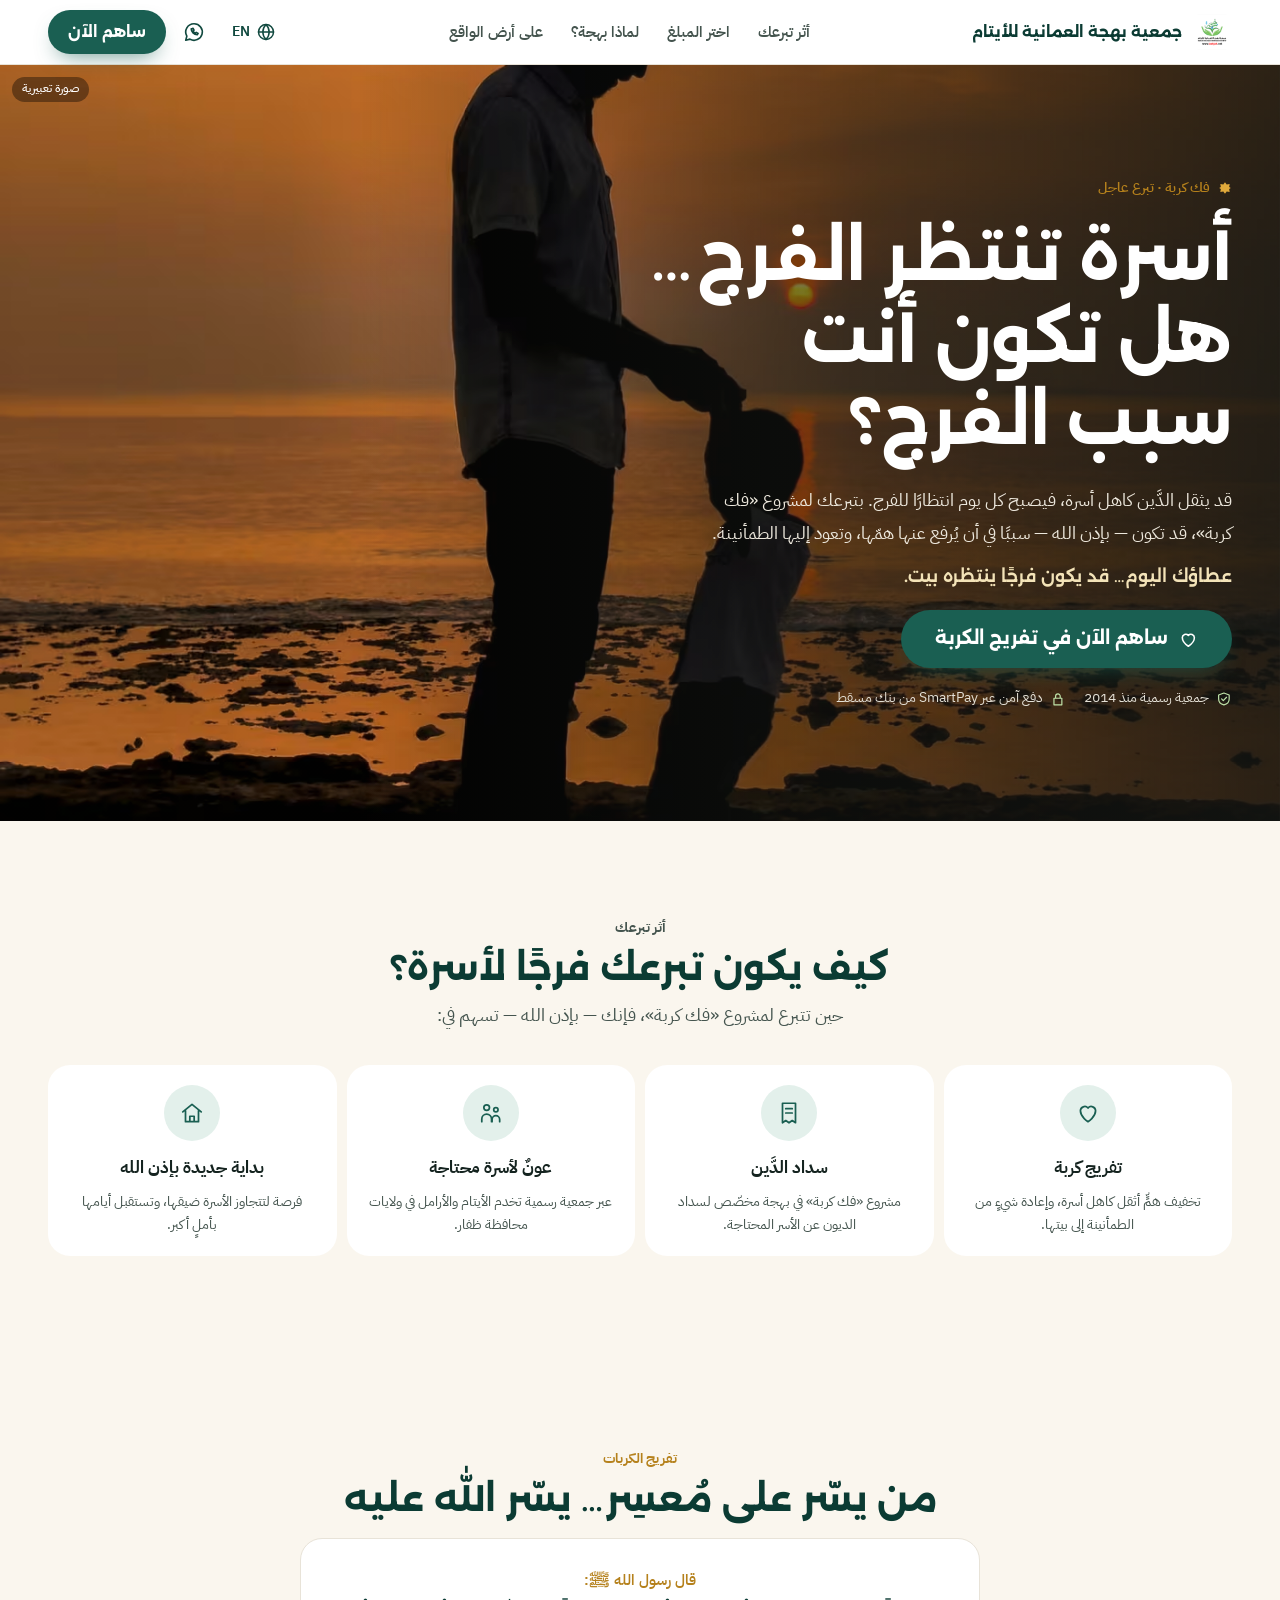
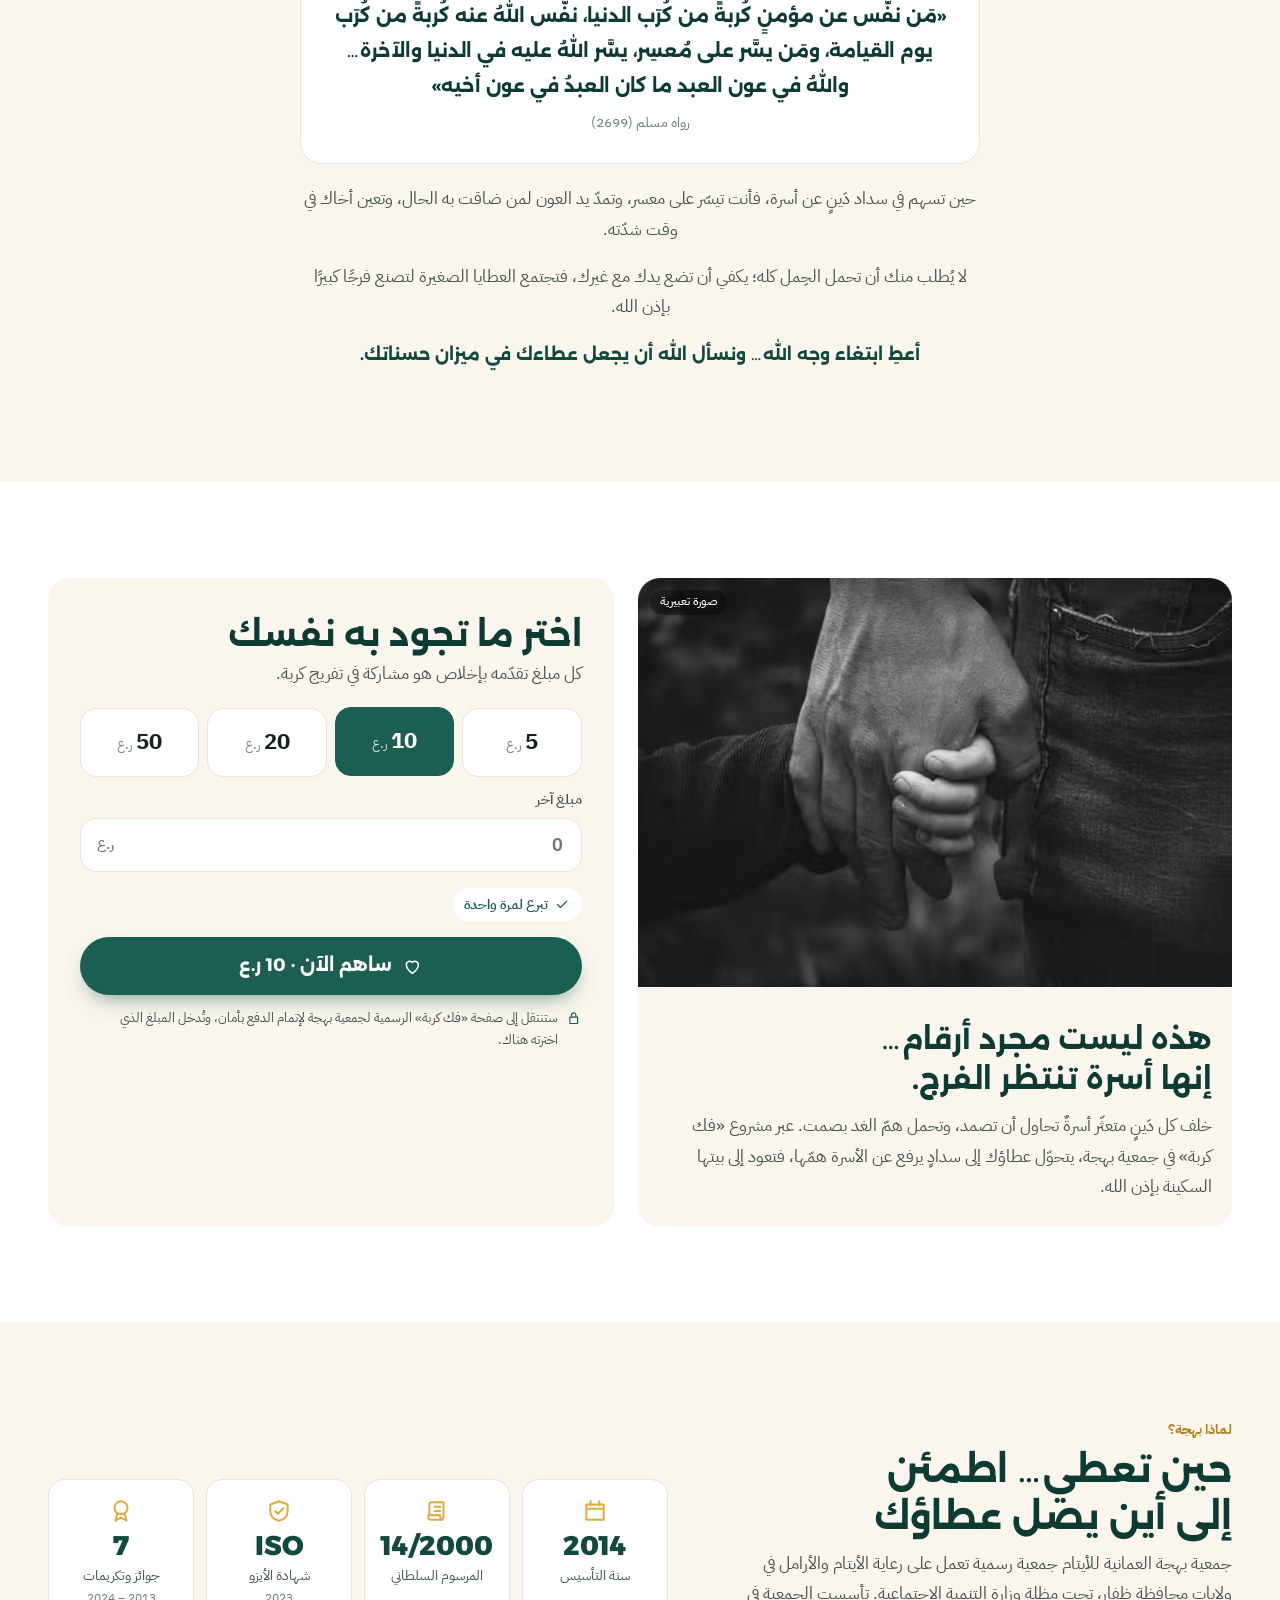
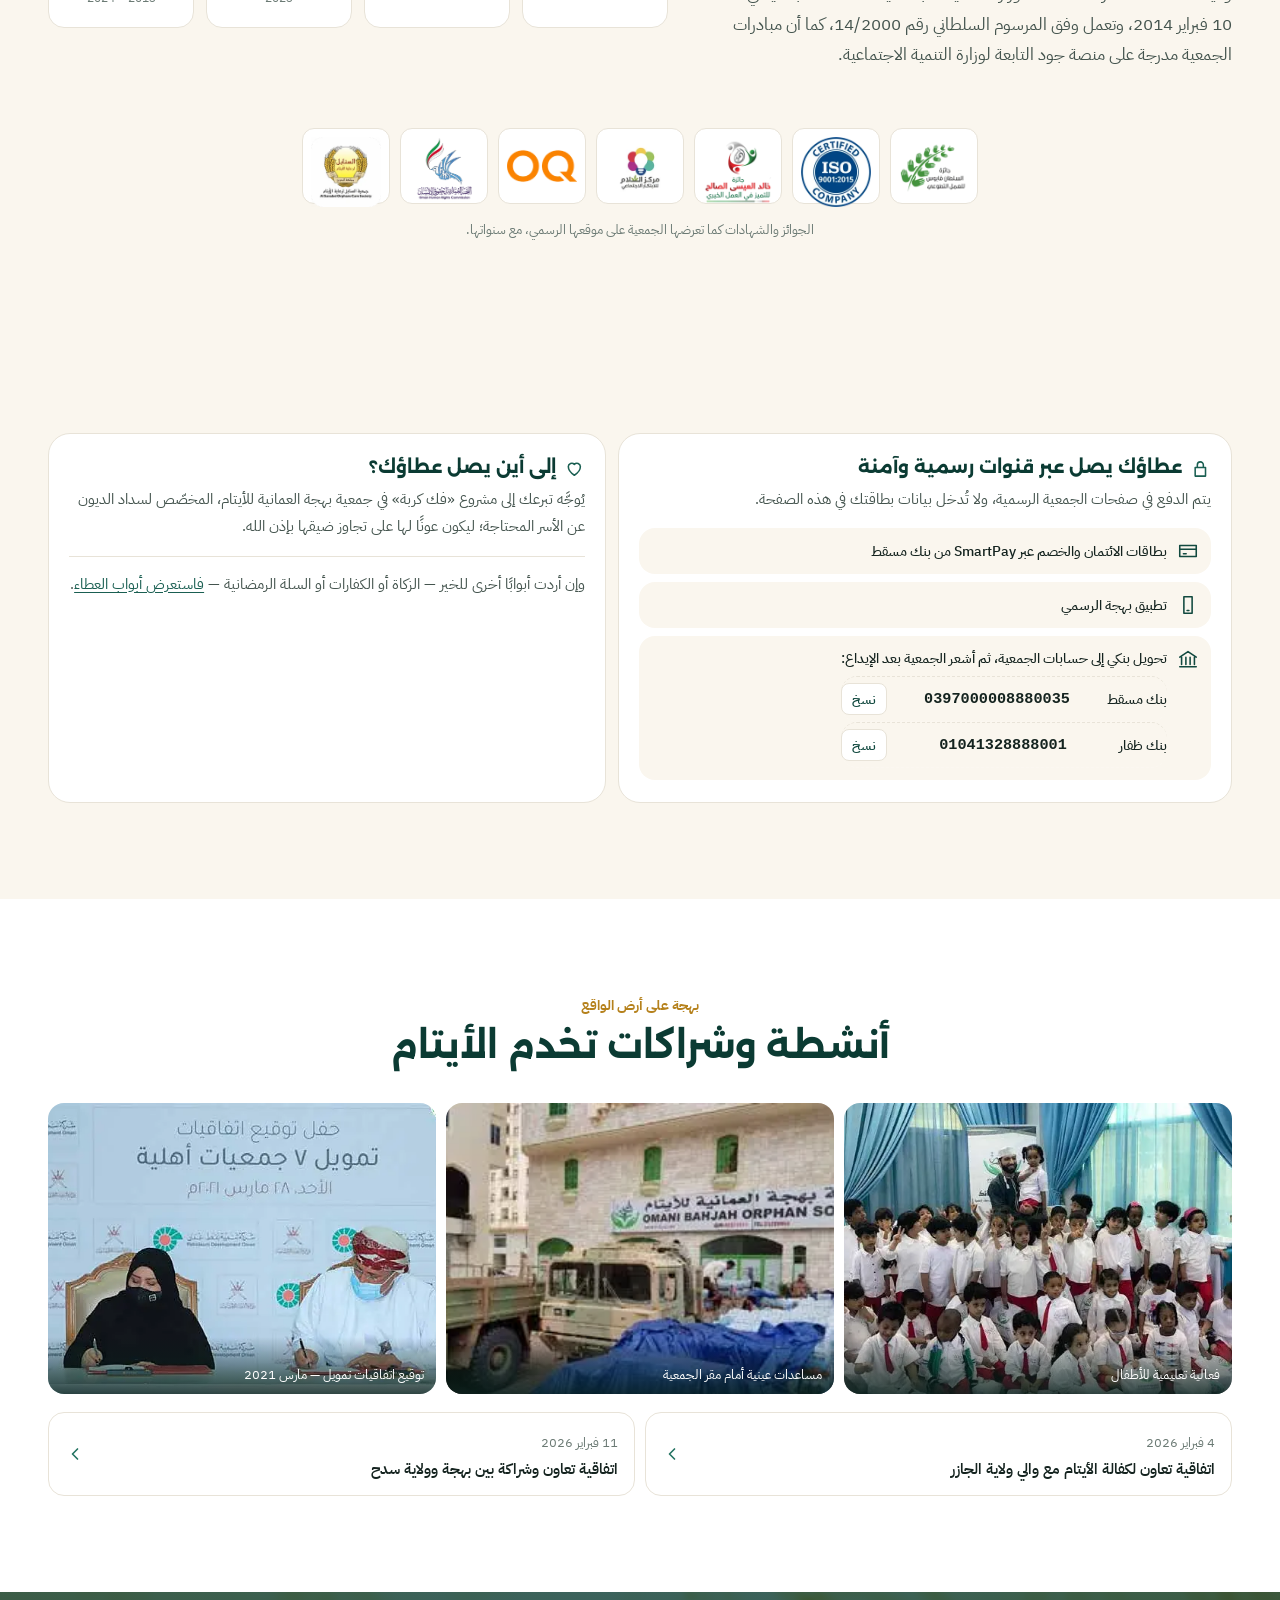
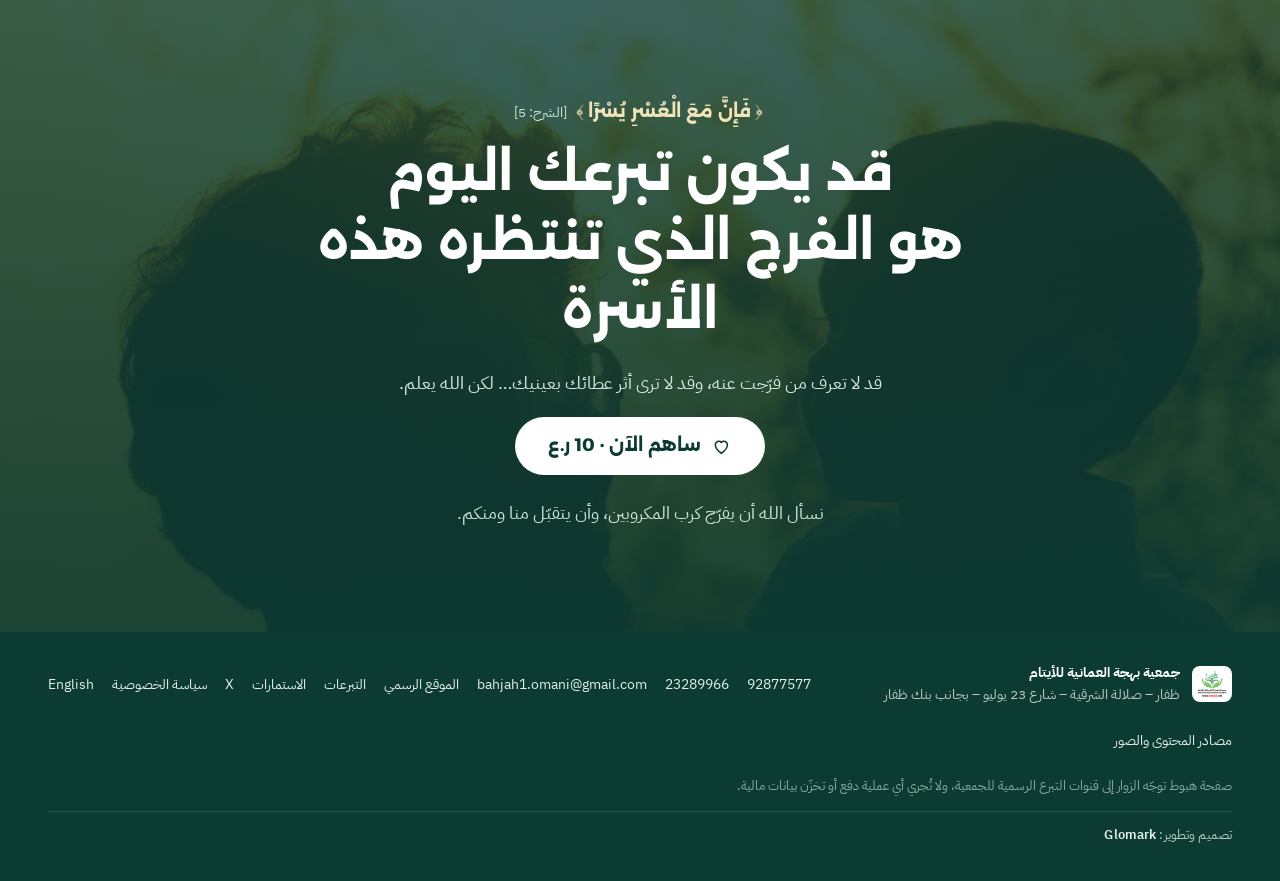
<file: fak-korba/index.html>
<!doctype html>
<!-- GENERATED from src/fak-korba.src.html by tools/build_html.py — edit the source, not this file. -->
<html lang="ar" dir="rtl" data-title-key="fk.doctitle" data-meta-key="fk.meta.description">
<head>
<meta charset="utf-8">
<meta name="viewport" content="width=device-width, initial-scale=1, viewport-fit=cover">
<title>فك كربة | تبرع لتفريج كربة أسرة محتاجة في عُمان — جمعية بهجة العمانية للأيتام</title>
<meta name="description" content="ساهم في فك كربة أسرة محتاجة في عُمان عبر مشروع «فك كربة» في جمعية بهجة العمانية للأيتام، المخصّص لسداد الديون عن الأسر المحتاجة. تبرع الآن بالمبلغ الذي تختاره، صدقةً تيسّر بها على معسر، عبر القنوات الرسمية للجمعية.">
<meta name="theme-color" content="#0b3b33">
<link rel="canonical" href="https://forestgreen-camel-125506.hostingersite.com/fak-korba/">

<meta property="og:type" content="website">
<meta property="og:locale" content="ar_OM">
<meta property="og:locale:alternate" content="en_US">
<meta property="og:site_name" content="جمعية بهجة العمانية للأيتام">
<meta property="og:url" content="https://forestgreen-camel-125506.hostingersite.com/fak-korba/">
<meta property="og:title" content="أسرة تنتظر الفرج… هل تكون أنت سبب الفرج؟ | فك كربة — جمعية بهجة">
<meta property="og:description" content="قد يكون عطاؤك اليوم فرجًا ينتظره بيت. ساهم في مشروع «فك كربة» لسداد الديون عن الأسر المحتاجة عبر القنوات الرسمية لجمعية بهجة العمانية للأيتام.">
<meta property="og:image" content="https://forestgreen-camel-125506.hostingersite.com/assets/img/opt/og-image.jpg">
<meta property="og:image:width" content="1200">
<meta property="og:image:height" content="630">
<meta name="twitter:card" content="summary_large_image">
<meta name="twitter:site" content="@bahjah1_omani">
<meta name="twitter:title" content="فك كربة — تبرع عاجل لأسرة محتاجة | جمعية بهجة">
<meta name="twitter:description" content="ساهم في تفريج كربة أسرة محتاجة في عُمان — مشروع «فك كربة» لسداد الديون عن الأسر، عبر القنوات الرسمية لجمعية بهجة.">
<meta name="twitter:image" content="https://forestgreen-camel-125506.hostingersite.com/assets/img/opt/og-image.jpg">

<link rel="icon" href="../assets/img/bahjah-logo.jpg">
<link rel="preconnect" href="https://fonts.googleapis.com">
<link rel="preconnect" href="https://fonts.gstatic.com" crossorigin>
<link href="https://fonts.googleapis.com/css2?family=Alexandria:wght@600;700;800&family=IBM+Plex+Sans+Arabic:wght@300;400;500;600;700&display=swap" rel="stylesheet">
<link rel="stylesheet" href="../assets/css/styles.css?v=a64505f0b6">

<script type="application/ld+json">
{
  "@context": "https://schema.org",
  "@type": "NGO",
  "name": "جمعية بهجة العمانية للأيتام",
  "alternateName": "Omani Bahjah Orphan Society",
  "url": "https://bahjah.org.om/wp/",
  "foundingDate": "2014-02-10",
  "email": "bahjah1.omani@gmail.com",
  "telephone": "+968 23289966",
  "areaServed": { "@type": "AdministrativeArea", "name": "محافظة ظفار، سلطنة عُمان" },
  "sameAs": ["https://x.com/bahjah1_omani", "https://jood.om/ar/Board/CharityProfile/about/8659"]
}
</script>
<script>document.documentElement.classList.add("js");</script>
<script src="../assets/js/config.js?v=0c060a8ad2"></script>
</head>
<body class="page-fk">
<svg width="0" height="0" style="position:absolute" aria-hidden="true" focusable="false">
  <defs>
    <symbol id="i-star" viewBox="0 0 24 24"><path fill="currentColor" d="M12 2l2.9 4.1L20 5.2l-.9 4.9L22 12l-2.9 1.9.9 4.9-5.1-.9L12 22l-2.9-4.1L4 18.8l.9-4.9L2 12l2.9-1.9L4 5.2l5.1.9z"/></symbol>
    <symbol id="i-arrow" viewBox="0 0 24 24"><path d="M19 12H5M11 6l-6 6 6 6"/></symbol>
    <symbol id="i-heart" viewBox="0 0 24 24"><path d="M12 20s-7-4.4-7-10a4 4 0 0 1 7-2.6A4 4 0 0 1 19 10c0 5.6-7 10-7 10Z"/></symbol>
    <symbol id="i-receipt" viewBox="0 0 24 24"><path d="M6 3h12v18l-3-2-3 2-3-2-3 2zM9 8h6M9 12h6"/></symbol>
    <symbol id="i-family" viewBox="0 0 24 24"><circle cx="8" cy="7" r="2.6"/><circle cx="16.5" cy="9" r="2"/><path d="M3.5 20v-2.5a4.5 4.5 0 0 1 9 0V20M13 20v-2a3.5 3.5 0 0 1 7 0v2"/></symbol>
    <symbol id="i-home" viewBox="0 0 24 24"><path d="M3.5 11 12 4l8.5 7M6 10v10h12V10M10 20v-5h4v5"/></symbol>
    <symbol id="i-shield" viewBox="0 0 24 24"><path d="M12 3l8 3v6c0 5-3.5 8-8 9-4.5-1-8-4-8-9V6z"/><path d="M8.5 12l2.5 2.5L16 9.5"/></symbol>
    <symbol id="i-lock" viewBox="0 0 24 24"><path d="M6 11h12v10H6zM8.5 11V8a3.5 3.5 0 0 1 7 0v3"/></symbol>
    <symbol id="i-globe" viewBox="0 0 24 24"><circle cx="12" cy="12" r="9"/><path d="M3 12h18M12 3c2.5 2.6 3.8 5.6 3.8 9s-1.3 6.4-3.8 9c-2.5-2.6-3.8-5.6-3.8-9S9.5 5.6 12 3Z"/></symbol>
    <symbol id="i-card" viewBox="0 0 24 24"><path d="M3 6h18v12H3zM3 10h18M7 15h3"/></symbol>
    <symbol id="i-app" viewBox="0 0 24 24"><path d="M7.5 3h9v18h-9zM11 18h2"/></symbol>
    <symbol id="i-bank" viewBox="0 0 24 24"><path d="M3 10l9-6 9 6M5 10v8M9.7 10v8M14.3 10v8M19 10v8M3 20.5h18"/></symbol>
    <symbol id="i-check" viewBox="0 0 24 24"><path d="M5 12.5l4.5 4.5L19 7.5"/></symbol>
    <symbol id="i-calendar" viewBox="0 0 24 24"><path d="M4 6h16v14H4zM4 10h16M8 3v4M16 3v4"/></symbol>
    <symbol id="i-scroll" viewBox="0 0 24 24"><path d="M7 4h11v13a3 3 0 0 1-3 3H6a2 2 0 0 1-2-2v-2h11v2a2 2 0 0 0 2 2M7 4a2 2 0 0 0-2 2v10M10 8h5M10 12h5"/></symbol>
    <symbol id="i-award" viewBox="0 0 24 24"><circle cx="12" cy="9" r="6"/><path d="M8.5 14l-1.5 7 5-3 5 3-1.5-7"/></symbol>
    <symbol id="i-chev" viewBox="0 0 24 24"><path d="M15 6l-6 6 6 6"/></symbol>
    <symbol id="i-whatsapp" viewBox="0 0 24 24"><path d="M12 3a9 9 0 0 0-7.8 13.5L3 21l4.6-1.2A9 9 0 1 0 12 3z"/><path d="M9 8.5c0 3.5 3 6.5 6.5 6.5l1-1.5-2-1-1 1c-1-.5-2-1.5-2.5-2.5l1-1-1-2-2 1z"/></symbol>
  </defs>
</svg>

<a class="skip" href="#main" data-i18n="skip">تخطَّ إلى المحتوى</a>

<header class="site-header" id="top">
  <div class="wrap header-inner">
    <a class="brand" href="#top" data-cta="header_logo">
      <img src="../assets/img/bahjah-logo.jpg" width="40" height="36" alt="شعار جمعية بهجة العمانية للأيتام" data-alt-en="Omani Bahjah Orphan Society logo">
      <span class="brand-name" data-i18n="brand.full">جمعية بهجة العمانية للأيتام</span>
    </a>
    <nav class="header-nav" aria-label="أقسام الصفحة" data-i18n-aria="nav.aria">
      <a href="#help" data-i18n="fk.nav.help">أثر تبرعك</a>
      <a href="#give" data-i18n="fk.nav.give">اختر المبلغ</a>
      <a href="#why" data-i18n="why.kicker">لماذا بهجة؟</a>
      <a href="#ground" data-i18n="fk.nav.ground">على أرض الواقع</a>
    </nav>
    <div class="header-actions">
      <button type="button" class="lang-btn" id="lang-btn" aria-label="Switch to English"><svg aria-hidden="true"><use href="#i-globe"/></svg><span class="lang-label" lang="en">EN</span></button>
      <a class="icon-btn" href="https://wa.me/96892877577" data-cta="header_whatsapp" aria-label="تواصل عبر واتساب" data-i18n-aria="wa.aria" rel="noopener"><svg aria-hidden="true"><use href="#i-whatsapp"/></svg></a>
      <a class="btn btn-primary btn-sm header-cta" href="#give" data-cta="header_cta"><span data-i18n="fk.header.cta">ساهم الآن</span></a>
    </div>
  </div>
</header>

<main id="main">

  <!-- ============ HERO: direct human hook ============ -->
  <section class="fk-hero" aria-labelledby="fk-title">
    <figure class="fk-hero-bg">
      <!-- image source: https://www.pexels.com/photo/father-and-child-silhouette-at-sunset-beach-29810534/ -->
      <picture>
        <source media="(min-width: 760px)" type="image/avif" srcset="../assets/img/opt/fk-hero-wide-640.avif 640w, ../assets/img/opt/fk-hero-wide-960.avif 960w, ../assets/img/opt/fk-hero-wide-1400.avif 1400w" sizes="100vw">
        <source media="(min-width: 760px)" type="image/webp" srcset="../assets/img/opt/fk-hero-wide-640.webp 640w, ../assets/img/opt/fk-hero-wide-960.webp 960w, ../assets/img/opt/fk-hero-wide-1400.webp 1400w" sizes="100vw">
        <source type="image/avif" srcset="../assets/img/opt/fk-hero-tall-560.avif 560w, ../assets/img/opt/fk-hero-tall-840.avif 840w, ../assets/img/opt/fk-hero-tall-1200.avif 1200w" sizes="100vw">
        <source type="image/webp" srcset="../assets/img/opt/fk-hero-tall-560.webp 560w, ../assets/img/opt/fk-hero-tall-840.webp 840w, ../assets/img/opt/fk-hero-tall-1200.webp 1200w" sizes="100vw">
        <img src="../assets/img/opt/fk-hero-tall-840.jpg" width="840" height="1050" alt="ظلّ أب يضع يده على رأس طفله على شاطئ البحر عند الغروب" data-alt-en="Silhouette of a father with his hand on his child's head by the sea at sunset" loading="eager" fetchpriority="high" decoding="async" data-source="https://www.pexels.com/photo/father-and-child-silhouette-at-sunset-beach-29810534/">
      </picture>
      <figcaption class="fk-illustrative" data-i18n="fk.illustrative">صورة تعبيرية</figcaption>
    </figure>
    <div class="wrap fk-hero-inner">
      <div class="fk-hero-copy">
        <p class="eyebrow fk-eyebrow"><svg class="star" aria-hidden="true"><use href="#i-star"/></svg><span data-i18n="fk.eyebrow">فك كربة · تبرع عاجل</span></p>
        <h1 id="fk-title" data-i18n="fk.h1">أسرة تنتظر الفرج…<br>هل تكون أنت سبب الفرج؟</h1>
        <p class="fk-sub" data-i18n="fk.sub">قد يثقل الدَّين كاهل أسرة، فيصبح كل يوم انتظارًا للفرج. بتبرعك لمشروع «فك كربة»، قد تكون — بإذن الله — سببًا في أن يُرفع عنها همّها، وتعود إليها الطمأنينة.</p>
        <p class="fk-whisper" data-i18n="fk.whisper">عطاؤك اليوم… قد يكون فرجًا ينتظره بيت.</p>
        <a id="hero-cta" class="btn btn-primary btn-lg fk-hero-cta" href="#give" data-cta="hero_primary"><svg class="ico" aria-hidden="true"><use href="#i-heart"/></svg><span data-i18n="fk.hero.cta">ساهم الآن في تفريج الكربة</span></a>
        <ul class="fk-proof" role="list">
          <li><svg class="ico" aria-hidden="true"><use href="#i-shield"/></svg><span data-i18n="hero.proof.1">جمعية رسمية منذ 2014</span></li>
          <li><svg class="ico" aria-hidden="true"><use href="#i-lock"/></svg><span data-i18n="hero.proof.2">دفع آمن عبر SmartPay من بنك مسقط</span></li>
        </ul>
      </div>
    </div>
  </section>

  <!-- ============ CASE DETAILS (real Bahjah figures only — hidden until config.fakKorba.case is filled) ============ -->
  <section id="fk-case" class="fk-case-wrap" aria-labelledby="fk-case-title" data-if-case hidden>
    <div class="wrap">
      <div class="fk-case">
        <div class="fk-case-head">
          <span class="fk-urgent" data-i18n="fk.urgent">حالة عاجلة</span>
          <h2 id="fk-case-title" data-i18n="fk.case.title">تفاصيل الحالة</h2>
        </div>
        <div class="fk-ring" id="fk-ring" style="--pct:0">
          <span id="fk-pct">0%</span>
          <small data-i18n="fk.case.pct">نسبة الإنجاز</small>
        </div>
        <dl class="fk-stats">
          <div><dt data-i18n="fk.case.target">المبلغ المطلوب</dt><dd id="fk-target">—</dd></div>
          <div><dt data-i18n="fk.case.raised">تم جمعه</dt><dd id="fk-raised">—</dd></div>
          <div class="fk-stat-remaining"><dt data-i18n="fk.case.remaining">المتبقي</dt><dd id="fk-remaining">—</dd></div>
        </dl>
        <div class="fk-bar" role="progressbar" aria-valuemin="0" aria-valuemax="100" aria-valuenow="0" aria-labelledby="fk-case-title"><span id="fk-bar"></span></div>
        <p class="fk-case-foot"><span data-i18n="fk.case.goal">ساهم في إكمال المبلغ المطلوب</span> · <span data-i18n="fk.case.updated">آخر تحديث:</span> <span id="fk-updated"></span></p>
      </div>
    </div>
  </section>

  <!-- ============ HOW YOUR DONATION HELPS ============ -->
  <section id="help" class="section fk-help" aria-labelledby="fk-help-title">
    <div class="wrap">
      <div class="section-head reveal">
        <p class="kicker"><svg class="star" aria-hidden="true"><use href="#i-star"/></svg><span data-i18n="fk.help.kicker">أثر تبرعك</span></p>
        <h2 id="fk-help-title" data-i18n="fk.help.title">كيف يكون تبرعك فرجًا لأسرة؟</h2>
        <p class="lede" data-i18n="fk.help.lede">حين تتبرع لمشروع «فك كربة»، فإنك — بإذن الله — تسهم في:</p>
      </div>
      <ul class="fk-help-grid" role="list">
        <li class="reveal"><span class="fk-help-ico"><svg aria-hidden="true"><use href="#i-heart"/></svg></span><strong data-i18n="fk.help.1">تفريج كربة</strong><span data-i18n="fk.help.1d">تخفيف همٍّ أثقل كاهل أسرة، وإعادة شيءٍ من الطمأنينة إلى بيتها.</span></li>
        <li class="reveal"><span class="fk-help-ico"><svg aria-hidden="true"><use href="#i-receipt"/></svg></span><strong data-i18n="fk.help.2">سداد الدَّين</strong><span data-i18n="fk.help.2d">مشروع «فك كربة» في بهجة مخصّص لسداد الديون عن الأسر المحتاجة.</span></li>
        <li class="reveal"><span class="fk-help-ico"><svg aria-hidden="true"><use href="#i-family"/></svg></span><strong data-i18n="fk.help.3">عونٌ لأسرة محتاجة</strong><span data-i18n="fk.help.3d">عبر جمعية رسمية تخدم الأيتام والأرامل في ولايات محافظة ظفار.</span></li>
        <li class="reveal"><span class="fk-help-ico"><svg aria-hidden="true"><use href="#i-home"/></svg></span><strong data-i18n="fk.help.4">بداية جديدة بإذن الله</strong><span data-i18n="fk.help.4d">فرصة لتتجاوز الأسرة ضيقها، وتستقبل أيامها بأملٍ أكبر.</span></li>
      </ul>
    </div>
  </section>

  <!-- ============ SPIRITUAL MOTIVATION ============ -->
  <section id="faraj" class="section section-sand verse" aria-labelledby="faraj-title">
    <div class="wrap verse-inner reveal">
      <span class="kicker" data-i18n="fk.faraj.kicker">تفريج الكربات</span>
      <h2 id="faraj-title" data-i18n="fk.faraj.title">من يسّر على مُعسِر… يسّر الله عليه</h2>
      <figure class="hadith hadith-center">
        <figcaption data-i18n="fk.faraj.intro">قال رسول الله ﷺ:</figcaption>
        <blockquote lang="ar" dir="rtl">«مَن نفَّس عن مؤمنٍ كُربةً من كُرَب الدنيا، نفَّس اللهُ عنه كُربةً من كُرَب يوم القيامة، ومَن يسَّر على مُعسِر، يسَّر اللهُ عليه في الدنيا والآخرة… واللهُ في عون العبد ما كان العبدُ في عون أخيه»</blockquote>
        <cite data-i18n="fk.faraj.ref">رواه مسلم (2699)</cite>
        <p class="ayah-meaning" data-i18n="fk.faraj.meaning"></p>
      </figure>
      <p data-i18n="fk.faraj.p1">حين تسهم في سداد دَينٍ عن أسرة، فأنت تيسّر على معسر، وتمدّ يد العون لمن ضاقت به الحال، وتعين أخاك في وقت شدّته.</p>
      <p data-i18n="fk.faraj.p2">لا يُطلب منك أن تحمل الحِمل كله؛ يكفي أن تضع يدك مع غيرك، فتجتمع العطايا الصغيرة لتصنع فرجًا كبيرًا بإذن الله.</p>
      <p class="verse-close" data-i18n="fk.faraj.p3">أعطِ ابتغاء وجه الله… ونسأل الله أن يجعل عطاءك في ميزان حسناتك.</p>
    </div>
  </section>

  <!-- ============ GIVE: story + amount picker ============ -->
  <section id="give" class="section fk-give" aria-labelledby="fk-give-title">
    <div class="wrap fk-give-grid">
      <article class="fk-story reveal">
        <figure class="fk-story-media">
          <!-- image source: https://www.pexels.com/photo/close-up-of-a-father-and-child-holding-hands-26775361/ -->
          <picture>
            <source type="image/avif" srcset="../assets/img/opt/fk-hands-640.avif 640w, ../assets/img/opt/fk-hands-1000.avif 1000w, ../assets/img/opt/fk-hands-1400.avif 1400w" sizes="(min-width: 900px) 560px, 100vw">
            <source type="image/webp" srcset="../assets/img/opt/fk-hands-640.webp 640w, ../assets/img/opt/fk-hands-1000.webp 1000w, ../assets/img/opt/fk-hands-1400.webp 1400w" sizes="(min-width: 900px) 560px, 100vw">
            <img src="../assets/img/opt/fk-hands-1000.jpg" width="1000" height="666" alt="يد طفل صغيرة تمسك بإصبع أبيه" data-alt-en="A small child's hand holding a parent's finger" loading="lazy" decoding="async" data-source="https://www.pexels.com/photo/close-up-of-a-father-and-child-holding-hands-26775361/">
          </picture>
          <figcaption class="fk-illustrative" data-i18n="fk.illustrative">صورة تعبيرية</figcaption>
        </figure>
        <div class="fk-story-body">
          <span class="fk-urgent" data-if-case hidden data-i18n="fk.urgent">حالة عاجلة</span>
          <h2 class="fk-story-title" data-i18n="fk.story.title">هذه ليست مجرد أرقام…<br>إنها أسرة تنتظر الفرج.</h2>
          <p id="fk-story-generic" data-i18n="fk.story.generic">خلف كل دَينٍ متعثّر أسرةٌ تحاول أن تصمد، وتحمل همّ الغد بصمت. عبر مشروع «فك كربة» في جمعية بهجة، يتحوّل عطاؤك إلى سدادٍ يرفع عن الأسرة همّها، فتعود إلى بيتها السكينة بإذن الله.</p>
          <p id="fk-story-case" hidden></p>
        </div>
      </article>

      <div class="fk-amount reveal">
        <h2 id="fk-give-title" data-i18n="fk.give.title">اختر ما تجود به نفسك</h2>
        <p class="fk-amount-sub" data-i18n="fk.give.sub">كل مبلغ تقدّمه بإخلاص هو مشاركة في تفريج كربة.</p>
        <fieldset class="fk-chips">
          <legend class="sr-only" data-i18n="fk.give.legend">مبلغ التبرع بالريال العماني</legend>
          <label class="fk-chip"><input type="radio" name="fk-amt" value="5"><span><b>5</b> <small data-i18n="cur">ر.ع</small></span></label>
          <label class="fk-chip"><input type="radio" name="fk-amt" value="10"><span><b>10</b> <small data-i18n="cur">ر.ع</small></span></label>
          <label class="fk-chip"><input type="radio" name="fk-amt" value="20"><span><b>20</b> <small data-i18n="cur">ر.ع</small></span></label>
          <label class="fk-chip"><input type="radio" name="fk-amt" value="50"><span><b>50</b> <small data-i18n="cur">ر.ع</small></span></label>
        </fieldset>
        <label class="fk-other" for="fk-other">
          <span class="fk-other-label" data-i18n="fk.give.other">مبلغ آخر</span>
          <span class="fk-other-field"><input id="fk-other" type="text" inputmode="decimal" autocomplete="off" placeholder="0" aria-describedby="fk-other-hint"><small data-i18n="cur">ر.ع</small></span>
        </label>
        <p id="fk-other-hint" class="fk-hint" hidden data-i18n="fk.give.min">الحد الأدنى 1 ر.ع</p>
        <p class="fk-freq"><svg class="ico" aria-hidden="true"><use href="#i-check"/></svg><span data-i18n="fk.give.once">تبرع لمرة واحدة</span></p>
        <a class="btn btn-primary btn-lg btn-block fk-give-cta" href="https://bahjah.org.om/wp/التبرعات/" data-route="hardship" data-category="hardship_relief" data-cta="give_primary" data-fk-cta><svg class="ico" aria-hidden="true"><use href="#i-heart"/></svg><span class="fk-cta-label">ساهم الآن · 10 ر.ع</span></a>
        <p class="fk-give-note"><svg class="ico" aria-hidden="true"><use href="#i-lock"/></svg><span data-i18n="fk.give.note">ستنتقل إلى صفحة «فك كربة» الرسمية لجمعية بهجة لإتمام الدفع بأمان، وتُدخل المبلغ الذي اخترته هناك.</span></p>
      </div>
    </div>
  </section>

  <!-- ============ WHY BAHJAH (shared across all Bahjah landing pages) ============ -->
<section id="why" class="section section-sand" aria-labelledby="why-title">
  <div class="wrap">
    <div class="why-grid">
      <div class="section-head reveal">
        <span class="kicker" data-i18n="why.kicker">لماذا بهجة؟</span>
        <h2 id="why-title" data-i18n="why.title.main">حين تعطي… اطمئن إلى أين يصل عطاؤك</h2>
        <p data-i18n="why.text.main">جمعية بهجة العمانية للأيتام جمعية رسمية تعمل على رعاية الأيتام والأرامل في ولايات محافظة ظفار، تحت مظلة وزارة التنمية الاجتماعية. تأسست الجمعية في 10 فبراير 2014، وتعمل وفق المرسوم السلطاني رقم 14/2000، كما أن مبادرات الجمعية مدرجة على منصة جود التابعة لوزارة التنمية الاجتماعية.</p>
      </div>
      <ul class="facts reveal" role="list">
        <li class="fact"><svg class="fact-ico" aria-hidden="true"><use href="#i-calendar"/></svg><b>2014</b><span data-i18n="why.f1">سنة التأسيس</span></li>
        <li class="fact"><svg class="fact-ico" aria-hidden="true"><use href="#i-scroll"/></svg><b dir="ltr">14/2000</b><span data-i18n="why.f2">المرسوم السلطاني</span></li>
        <li class="fact"><svg class="fact-ico" aria-hidden="true"><use href="#i-shield"/></svg><b>ISO</b><span data-i18n="why.f3">شهادة الأيزو</span><small>2023</small></li>
        <li class="fact"><svg class="fact-ico" aria-hidden="true"><use href="#i-award"/></svg><b>7</b><span data-i18n="why.f4">جوائز وتكريمات</span><small>2013 – 2024</small></li>
      </ul>
    </div>
    <ul class="awards reveal" aria-label="جوائز وشهادات الجمعية" data-i18n-aria="why.awards.aria" role="list">
      <li><img src="../assets/img/shared/awards/qaboos.webp" alt="جائزة السلطان قابوس للعمل التطوعي 2013" data-alt-en="Sultan Qaboos Award for Voluntary Work, 2013" width="64" height="64" loading="lazy"></li>
      <li><img src="../assets/img/shared/awards/iso.webp" alt="شهادة الأيزو 2023" data-alt-en="ISO certificate, 2023" width="64" height="64" loading="lazy"></li>
      <li><img src="../assets/img/shared/awards/alissa.webp" alt="جائزة خالد العيسى الصالح 2024" data-alt-en="Khalid Al-Essa Al-Saleh Award, 2024" width="64" height="64" loading="lazy"></li>
      <li><img src="../assets/img/shared/awards/salam.webp" alt="جائزة المؤسسة الدولية المتميزة في الابتكار الاجتماعي 2023" data-alt-en="Distinguished International Institution Award for Social Innovation, 2023" width="64" height="47" loading="lazy"></li>
      <li><img src="../assets/img/shared/awards/oq.webp" alt="المركز الأول على مستوى السلطنة في مستوى أوكيو 2020" data-alt-en="First place in the Sultanate at the OQ level, 2020" width="64" height="40" loading="lazy"></li>
      <li><img src="../assets/img/shared/awards/ohrc.webp" alt="تكريم لجنة حقوق الإنسان 2019" data-alt-en="Honoured by the Human Rights Commission, 2019" width="64" height="58" loading="lazy"></li>
      <li><img src="../assets/img/shared/awards/sanabel.webp" alt="جائزة السنابل للتميز الخدمي 2016" data-alt-en="Al Sanabel Award for Service Excellence, 2016" width="64" height="64" loading="lazy"></li>
    </ul>
    <p class="awards-note" data-i18n="why.note">الجوائز والشهادات كما تعرضها الجمعية على موقعها الرسمي، مع سنواتها.</p>
  </div>
</section>

  <!-- ============ SECURE PAYMENT + WHERE IT GOES ============ -->
  <section class="section fk-paysec" aria-label="طرق الدفع وأين يذهب التبرع" data-i18n-aria="fk.pay.aria">
    <div class="wrap">
      <div class="fk-pay-grid">
        <div class="fk-pay reveal">
          <h3><svg class="ico" aria-hidden="true"><use href="#i-lock"/></svg><span data-i18n="fk.pay.title">عطاؤك يصل عبر قنوات رسمية وآمنة</span></h3>
          <p data-i18n="fk.pay.text">يتم الدفع في صفحات الجمعية الرسمية، ولا تُدخل بيانات بطاقتك في هذه الصفحة.</p>
          <ul class="pay-list fk-pay-list" role="list">
            <li><svg aria-hidden="true"><use href="#i-card"/></svg><span data-i18n="fk.pay.card">بطاقات الائتمان والخصم عبر SmartPay من بنك مسقط</span></li>
            <li><svg aria-hidden="true"><use href="#i-app"/></svg><span data-i18n="pay.app">تطبيق بهجة الرسمي</span></li>
            <li class="fk-bank-item"><svg aria-hidden="true"><use href="#i-bank"/></svg><span><span data-i18n="fk.pay.bank2">تحويل بنكي إلى حسابات الجمعية، ثم أشعر الجمعية بعد الإيداع:</span>
              <ul class="bank-list fk-bank-list" data-bank-list hidden></ul></span></li>
          </ul>
        </div>
        <div class="fk-pay fk-where reveal">
          <h3><svg class="ico" aria-hidden="true"><use href="#i-heart"/></svg><span data-i18n="fk.where.title">إلى أين يصل عطاؤك؟</span></h3>
          <p data-i18n="fk.where.text">يُوجَّه تبرعك إلى مشروع «فك كربة» في جمعية بهجة العمانية للأيتام، المخصّص لسداد الديون عن الأسر المحتاجة؛ ليكون عونًا لها على تجاوز ضيقها بإذن الله.</p>
          <p class="fk-other-ways" data-i18n="fk.where.other">وإن أردت أبوابًا أخرى للخير — الزكاة أو الكفارات أو السلة الرمضانية — <a href="../" data-cta="fk_other_ways">فاستعرض أبواب العطاء</a>.</p>
        </div>
      </div>
    </div>
  </section>

  <!-- ============ BAHJAH ON THE GROUND (shared across all Bahjah landing pages) ============ -->
<section id="ground" class="section" aria-labelledby="ground-title">
  <div class="wrap">
    <div class="section-head reveal">
      <span class="kicker" data-i18n="ground.kicker">بهجة على أرض الواقع</span>
      <h2 id="ground-title" data-i18n="ground.title">أنشطة وشراكات تخدم الأيتام</h2>
    </div>
    <ul class="gallery reveal" aria-label="صور من أنشطة الجمعية" data-i18n-aria="ground.aria" role="list">
      <li><figure><img src="../assets/img/shared/program-education.webp" alt="طلاب مدارس في إحدى فعاليات جمعية بهجة" data-alt-en="School students at a Bahjah Society event" width="689" height="382" loading="lazy"><figcaption data-i18n="ground.c1">فعالية تعليمية للأطفال</figcaption></figure></li>
      <li><figure><img src="../assets/img/shared/program-aid-supplies.webp" alt="مساعدات عينية أمام مبنى جمعية بهجة العمانية للأيتام" data-alt-en="In-kind aid outside the Omani Bahjah Orphan Society building" width="346" height="201" loading="lazy"><figcaption data-i18n="ground.c2">مساعدات عينية أمام مقر الجمعية</figcaption></figure></li>
      <li><figure><img src="../assets/img/shared/photo-signing.webp" alt="توقيع اتفاقية تمويل جمعيات أهلية" data-alt-en="Signing of funding agreements for civil associations" width="691" height="384" loading="lazy"><figcaption data-i18n="ground.c3">توقيع اتفاقيات تمويل — مارس 2021</figcaption></figure></li>
    </ul>
    <ul class="news-links reveal" role="list">
      <li><a href="https://bahjah.org.om/wp/%d8%aa%d9%88%d9%82%d9%8a%d8%b9-%d8%a7%d8%aa%d9%81%d8%a7%d9%82%d9%8a%d8%a9-%d8%aa%d8%b9%d8%a7%d9%88%d9%86-%d9%84%d9%83%d9%81%d8%a7%d9%84%d8%a9-%d8%a7%d9%84%d8%a3%d9%8a%d8%aa%d8%a7%d9%85-%d8%a8%d9%8a/" target="_blank" rel="noopener" data-cta="news_jazer"><span><time datetime="2026-02-04" data-i18n="ground.n1.date">4 فبراير 2026</time><b data-i18n="ground.n1">اتفاقية تعاون لكفالة الأيتام مع والي ولاية الجازر</b></span><svg class="arr" aria-hidden="true"><use href="#i-chev"/></svg></a></li>
      <li><a href="https://bahjah.org.om/wp/%d8%a5%d8%a8%d8%b1%d8%a7%d9%85-%d8%a7%d8%aa%d9%81%d8%a7%d9%82%d9%8a%d8%a9-%d8%aa%d8%b9%d8%a7%d9%88%d9%86-%d9%88%d8%b4%d8%b1%d8%a7%d9%83%d8%a9-%d8%a8%d9%8a%d9%86-%d8%a8%d9%87%d8%ac%d8%a9-%d8%a7%d9%84/" target="_blank" rel="noopener" data-cta="news_sadah"><span><time datetime="2026-02-11" data-i18n="ground.n2.date">11 فبراير 2026</time><b data-i18n="ground.n2">اتفاقية تعاون وشراكة بين بهجة وولاية سدح</b></span><svg class="arr" aria-hidden="true"><use href="#i-chev"/></svg></a></li>
    </ul>
  </div>
</section>

  <!-- ============ FINAL ============ -->
  <section id="final" class="final fk-final" aria-labelledby="fk-final-title">
    <figure class="final-bg">
      <!-- image source: https://www.pexels.com/photo/silhouette-of-father-and-child-at-sunset-29702438/ -->
      <picture>
        <source media="(min-width: 760px)" type="image/avif" srcset="../assets/img/opt/fk-final-wide-800.avif 800w, ../assets/img/opt/fk-final-wide-1400.avif 1400w" sizes="100vw">
        <source media="(min-width: 760px)" type="image/webp" srcset="../assets/img/opt/fk-final-wide-800.webp 800w, ../assets/img/opt/fk-final-wide-1400.webp 1400w" sizes="100vw">
        <source type="image/avif" srcset="../assets/img/opt/fk-final-tall-560.avif 560w, ../assets/img/opt/fk-final-tall-900.avif 900w" sizes="100vw">
        <source type="image/webp" srcset="../assets/img/opt/fk-final-tall-560.webp 560w, ../assets/img/opt/fk-final-tall-900.webp 900w" sizes="100vw">
        <img src="../assets/img/opt/fk-final-tall-900.jpg" width="900" height="1125" alt="" loading="lazy" decoding="async" data-source="https://www.pexels.com/photo/silhouette-of-father-and-child-at-sunset-29702438/">
      </picture>
    </figure>
    <div class="wrap final-inner reveal">
      <svg class="final-star" aria-hidden="true"><use href="#i-star"/></svg>
      <p class="final-ayah"><span class="orn" aria-hidden="true">﴿</span>فَإِنَّ مَعَ الْعُسْرِ يُسْرًا<span class="orn" aria-hidden="true">﴾</span> <cite>[الشرح: 5]</cite></p>
      <h2 id="fk-final-title" data-i18n="fk.final.title">قد يكون تبرعك اليوم<br>هو الفرج الذي تنتظره هذه الأسرة</h2>
      <p class="final-lead" data-i18n="fk.final.text">قد لا تعرف من فرّجت عنه، وقد لا ترى أثر عطائك بعينيك… لكن الله يعلم.</p>
      <div class="btn-row center">
        <a id="final-cta" class="btn btn-light btn-lg" href="https://bahjah.org.om/wp/التبرعات/" data-route="hardship" data-category="hardship_relief" data-cta="final_primary" data-fk-cta><svg class="ico" aria-hidden="true"><use href="#i-heart"/></svg><span class="fk-cta-label">ساهم الآن</span></a>
      </div>
      <p class="final-dua" data-i18n="fk.final.dua">نسأل الله أن يفرّج كرب المكروبين، وأن يتقبّل منا ومنكم.</p>
    </div>
  </section>
</main>

<footer class="site-footer">
  <div class="wrap footer-grid">
    <div class="footer-brand">
      <img src="../assets/img/bahjah-logo.jpg" alt="" width="40" height="36" loading="lazy">
      <p data-i18n="footer.address"><b>جمعية بهجة العمانية للأيتام</b><br>ظفار – صلالة الشرقية – شارع 23 يوليو – بجانب بنك ظفار</p>
    </div>
    <p class="footer-links">
      <a href="tel:+96892877577" dir="ltr" data-cta="contact_phone">92877577</a>
      <a href="tel:+96823289966" dir="ltr" data-cta="contact_phone">23289966</a>
      <a href="mailto:bahjah1.omani@gmail.com" dir="ltr" data-cta="contact_email">bahjah1.omani@gmail.com</a>
      <a href="https://bahjah.org.om/wp/" data-route="home" target="_blank" rel="noopener" data-cta="footer" data-i18n="footer.official">الموقع الرسمي</a>
      <a href="https://bahjah.org.om/wp/التبرعات/" data-route="hub" target="_blank" rel="noopener" data-cta="footer" data-i18n="footer.donations">التبرعات</a>
      <a href="https://bahjah.org.om/wp/الاستمارات/" data-route="forms" target="_blank" rel="noopener" data-cta="footer" data-i18n="footer.forms">الاستمارات</a>
      <a href="https://x.com/bahjah1_omani" target="_blank" rel="noopener" data-cta="footer_x">X</a>
      <a href="https://bahjah.org.om/wp/سياسة-الخصوصية/" data-route="privacy" target="_blank" rel="noopener" data-cta="footer" data-i18n="footer.privacy">سياسة الخصوصية</a>
      <a href="#" data-lang-toggle lang="en" data-i18n="footer.lang">English</a>
    </p>
    <details class="sources">
      <summary data-i18n="footer.sources">مصادر المحتوى والصور</summary>
      <ul data-i18n="footer.sources.fk">
        <li>bahjah.org.om/wp/product/فك-كربة/ — صفحة التبرع لمشروع «فك كربة»</li>
        <li>jood.om — مبادرة «فك كربة» (المساعدات النقدية – سداد دين)</li>
        <li>bahjah.org.om/wp/ — التعريف، تاريخ التأسيس، الجوائز، بيانات التواصل</li>
        <li>bahjah.org.om/wp/الاسئلة-الشائعة/ — طرق الدفع (بوابة بنك مسقط SmartPay)</li>
        <li>bahjah.org.om/wp/المركز-الاعلامي/ — الأخبار</li>
        <li>الملف التعريفي للجمعية (CV-Print-Proof.pdf) — التأسيس، شهادة الأيزو، صور الأنشطة</li>
        <li>الصور التعبيرية من Pexels — صور ظلية لا تمثّل أشخاصاً بعينهم، ومصدر كل صورة مذكور في الشيفرة</li>
      </ul>
    </details>
    <p class="copy" data-i18n="footer.copy">صفحة هبوط توجّه الزوار إلى قنوات التبرع الرسمية للجمعية، ولا تُجري أي عملية دفع أو تخزّن بيانات مالية.</p>
    <p class="footer-credit" data-i18n="footer.credit">تصميم وتطوير: <a href="https://glomark.om" target="_blank" rel="noopener" lang="en" dir="ltr" data-cta="footer_glomark">Glomark</a></p>
  </div>
</footer>

<div class="sticky-cta" id="sticky-cta" aria-hidden="true">
  <a class="btn btn-primary btn-block" href="https://bahjah.org.om/wp/التبرعات/" data-route="hardship" data-category="hardship_relief" data-cta="sticky" data-fk-cta tabindex="-1"><svg class="ico" aria-hidden="true"><use href="#i-heart"/></svg><span class="fk-cta-label">ساهم الآن · 10 ر.ع</span></a>
</div>

<script src="../assets/js/i18n.js?v=c220c1fcb8" defer></script>
<script src="../assets/js/app.js?v=da23520ea7" defer></script>
<script src="../assets/js/fak-korba.js?v=be3b2fac64" defer></script>
</body>
</html>
</file>
<file: assets/css/styles.css>
/* Bahjah giving landing page — 2026 redesign.
   Mobile-first, RTL. One typeface (IBM Plex Sans Arabic).
   Palette: warm ivory + charcoal, Bahjah green used sparingly, muted olive, a trace of gold. */
:root {
  /* Shared Bahjah landing-page system (matches the orphan-sponsorship page) */
  --ivory: #faf6ee;        /* sand sections */
  --ivory-2: #f2ede2;
  --paper: #ffffff;
  --line: #e8e3d8;
  --ink: #14231f;
  --ink-2: #44544e;
  --ink-3: #6b7a74;
  --green: #1a5f52;        /* teal-700 — primary */
  --green-2: #237362;      /* teal-600 */
  --leaf: #237362;
  --olive: #11493f;        /* teal-800 */
  --olive-soft: #e3f0eb;   /* teal-100 */
  --gold: #e0a93b;
  --gold-ink: #b5811c;
  --night: #0b3b33;        /* teal-900 */
  --night-2: #11493f;
  --on-dark: #f1f7f4;
  --on-dark-2: #b8cdc5;
  --focus: #e0a93b;
  --heading: #0b3b33;

  --r-xl: 22px;
  --r-lg: 22px;
  --r-md: 16px;
  --r-sm: 12px;
  --shadow-sm: 0 1px 2px rgba(11, 59, 51, .05), 0 4px 14px rgba(11, 59, 51, .06);
  --shadow: 0 1px 2px rgba(11, 59, 51, .05), 0 12px 32px -14px rgba(11, 59, 51, .25);
  --font: "IBM Plex Sans Arabic", "Segoe UI", Tahoma, system-ui, sans-serif;
  --font-display: "Alexandria", "IBM Plex Sans Arabic", Tahoma, sans-serif;
  --gutter: 18px;
  --ease: cubic-bezier(.2, .7, .2, 1);
  color-scheme: light;
}

*, *::before, *::after { box-sizing: border-box; }
[hidden] { display: none !important; }
html { -webkit-text-size-adjust: 100%; scroll-behavior: smooth; scroll-padding-top: 76px; }
body {
  margin: 0; background: var(--ivory); color: var(--ink);
  font-family: var(--font); font-size: 17px; line-height: 1.75; font-weight: 400;
  text-rendering: optimizeLegibility; overflow-x: hidden;
}
img { max-width: 100%; height: auto; display: block; }
picture { display: contents; }
figure { margin: 0; }
a { color: var(--green); text-underline-offset: 3px; }
a:focus-visible, button:focus-visible, summary:focus-visible {
  outline: 3px solid var(--focus); outline-offset: 3px; border-radius: 8px;
}
h1, h2, h3 { font-family: var(--font); color: var(--ink); margin: 0 0 .45em; letter-spacing: 0; }
h1 { font-size: clamp(2.35rem, 9.5vw, 4.4rem); line-height: 1.18; font-weight: 700; }
h2 { font-size: clamp(1.85rem, 6.4vw, 3rem); line-height: 1.25; font-weight: 700; }
h3 { font-size: 1.15rem; line-height: 1.5; font-weight: 600; }
p { margin: 0 0 1em; }
.lede { font-size: 1.1rem; color: var(--ink-2); max-width: 34em; }
.small { font-size: .88rem; }
.muted { color: var(--ink-3); }
.center { text-align: center; justify-content: center; }
.ico { width: 1.15em; height: 1.15em; flex: none; fill: none; stroke: currentColor; stroke-width: 1.8; stroke-linecap: round; stroke-linejoin: round; }
svg use { pointer-events: none; }

.skip { position: absolute; inset-inline-start: 8px; top: -60px; z-index: 100; background: var(--ink); color: #fff; padding: 8px 14px; border-radius: 8px; }
.skip:focus { top: 8px; }
.wrap { width: 100%; max-width: 1240px; margin-inline: auto; padding-inline: var(--gutter); }

/* Kicker / eyebrow — the only recurring Islamic cue: a small eight-point star. */
.kicker, .eyebrow {
  display: inline-flex; align-items: center; gap: 8px; margin: 0 0 14px;
  font-size: .9rem; font-weight: 600; color: var(--olive);
}
.star { width: 14px; height: 14px; color: var(--gold); flex: none; }
.kicker .ico { color: var(--gold); }
.section-head { margin-bottom: 28px; }
.section-head h2 { margin-bottom: .25em; }

/* ---------- Buttons ---------- */
.btn {
  display: inline-flex; align-items: center; justify-content: center; gap: 10px;
  min-height: 52px; padding: .75em 1.5em; border-radius: 999px; border: 1.5px solid transparent;
  font: 600 1rem/1.3 var(--font); text-decoration: none; cursor: pointer; text-align: center;
  transition: background .2s, color .2s, border-color .2s, transform .2s var(--ease), box-shadow .2s;
}
.btn:active { transform: translateY(1px); }
.btn .ico { transition: transform .25s var(--ease); }
.btn:hover .ico { transform: translateX(-3px); }
.btn-primary { background: var(--green); color: #fff; box-shadow: 0 10px 24px -10px rgba(30, 90, 60, .7); }
.btn-primary:hover { background: #174a31; }
.btn-dark { background: var(--ink); color: #fff; }
.btn-dark:hover { background: #000; }
.btn-ghost { background: transparent; color: var(--ink); border-color: rgba(28, 33, 30, .22); }
.btn-ghost:hover { border-color: var(--ink); background: rgba(28, 33, 30, .04); }
.btn-light { background: var(--paper); color: var(--ink); }
.btn-light:hover { background: #fff; }
.btn-outline-light { background: transparent; color: var(--on-dark); border-color: rgba(243, 239, 230, .4); }
.btn-outline-light:hover { border-color: var(--on-dark); background: rgba(255, 255, 255, .06); }
.btn-lg { min-height: 58px; font-size: 1.06rem; padding-inline: 1.75em; }
.btn-sm { min-height: 46px; padding: .55em 1.2em; font-size: .95rem; }
.btn-block { display: flex; width: 100%; }
.btn-link { display: inline-flex; align-items: center; min-height: 48px; font-weight: 600; color: var(--ink); }
.btn-row { display: flex; flex-wrap: wrap; align-items: center; gap: 12px; margin: 8px 0 18px; }

/* ---------- Header ---------- */
.site-header {
  position: sticky; top: 0; z-index: 40;
  background: rgba(247, 242, 233, .86); backdrop-filter: saturate(1.3) blur(10px); -webkit-backdrop-filter: saturate(1.3) blur(10px);
  border-bottom: 1px solid rgba(227, 218, 202, .7);
}
.header-inner { display: flex; align-items: center; gap: 10px; min-height: 64px; }
@media (min-width: 700px) { .header-inner { gap: 16px; } }
.brand { display: flex; align-items: center; gap: 10px; text-decoration: none; color: var(--ink); font-weight: 600; font-size: .98rem; margin-inline-end: auto; }
.brand img { width: 44px; border-radius: 10px; mix-blend-mode: multiply; }
.brand-long { display: none; }
.header-nav { display: none; gap: 26px; }
.header-nav a { color: var(--ink-2); text-decoration: none; font-weight: 500; font-size: .95rem; }
.header-nav a:hover { color: var(--ink); }

/* LTR (English): arrows point forward the other way */
[dir="ltr"] .arr { transform: scaleX(-1); }
[dir="ltr"] .btn:hover .arr { transform: scaleX(-1) translateX(-3px); }
[dir="ltr"] body { letter-spacing: 0; }
[dir="ltr"] h1 { font-size: clamp(2.2rem, 8.6vw, 4.1rem); }

/* ---------- Hero ---------- */
.hero { padding-block: 26px 40px; position: relative; }
.hero-grid { display: grid; grid-template-columns: minmax(0, 1fr); gap: 28px; }
.hero-copy h1 { margin-bottom: .35em; }
.hero-sub { font-size: 1.12rem; color: var(--ink-2); max-width: 32em; margin-bottom: 22px; }
.hero-actions { display: grid; gap: 10px; }
.hero-proof { list-style: none; margin: 20px 0 0; padding: 0; display: flex; flex-wrap: wrap; gap: 8px 20px; font-size: .88rem; color: var(--ink-2); }
.hero-proof li { display: inline-flex; align-items: center; gap: 7px; }
.hero-proof .ico { color: var(--green); }

.hero-visual { position: relative; }
.hero-figure { border-radius: var(--r-xl); overflow: hidden; background: var(--ivory-2); }
.hero-img { width: 100%; aspect-ratio: 4 / 3; object-fit: cover; object-position: 55% 40%; animation: heroIn 1.4s var(--ease) both; }
@keyframes heroIn { from { transform: scale(1.06); opacity: .4; } to { transform: none; opacity: 1; } }

.float-card {
  position: relative; margin: -64px 12px 0; z-index: 2;
  background: var(--paper); border-radius: var(--r-lg); box-shadow: var(--shadow); padding: 18px 16px 10px;
}
.float-title { font-weight: 700; font-size: 1.02rem; margin: 0 4px 8px; }
.float-list { list-style: none; margin: 0; padding: 0; }
.float-list li + li { border-top: 1px solid var(--line); }
.float-list a { display: grid; grid-template-columns: 42px 1fr auto; align-items: center; gap: 12px; padding: 10px 4px; min-height: 60px; text-decoration: none; color: var(--ink); border-radius: 12px; transition: background .2s; }
.float-list a:hover { background: var(--ivory); }
.fi { width: 42px; height: 42px; border-radius: 12px; display: grid; place-items: center; background: var(--ivory); color: var(--green); }
.fi svg { width: 22px; height: 22px; fill: none; stroke: currentColor; stroke-width: 1.7; stroke-linecap: round; stroke-linejoin: round; }
.fi-green { background: var(--green); color: #fff; }
.fl-body { display: flex; flex-direction: column; line-height: 1.35; }
.fl-body strong { font-weight: 600; }
.fl-body small { color: var(--ink-3); font-size: .84rem; }
.fl-go { width: 20px; height: 20px; fill: none; stroke: var(--ink-3); stroke-width: 1.8; stroke-linecap: round; stroke-linejoin: round; }
.float-list a:hover .fl-go { stroke: var(--green); }

/* ---------- Sections ---------- */
.section { padding-block: 64px; }

/* Chooser */
.choose { background: var(--paper); border-radius: 36px 36px 0 0; }
.picker-scroll { overflow-x: auto; scroll-snap-type: x mandatory; -webkit-overflow-scrolling: touch; scrollbar-width: none; padding-bottom: 8px; scroll-padding-inline: var(--gutter); }
.picker-scroll::-webkit-scrollbar { display: none; }
.picker { list-style: none; margin: 0 auto; display: flex; gap: 12px; counter-reset: pick; }
.pick { flex: 0 0 72%; scroll-snap-align: start; counter-increment: pick; }
.pick.is-lead { flex-basis: 84%; }
.pick > a {
  position: relative; display: flex; flex-direction: column; height: 100%;
  background: var(--ivory); border-radius: var(--r-lg); overflow: hidden; text-decoration: none; color: var(--ink);
  transition: transform .35s var(--ease), box-shadow .35s var(--ease);
}
.pick > a:hover { transform: translateY(-4px); box-shadow: var(--shadow); }
.pick-media { position: relative; display: block; aspect-ratio: 16 / 11; overflow: hidden; }
.pick-media img { width: 100%; height: 100%; object-fit: cover; transition: transform .8s var(--ease); }
.pick > a:hover .pick-media img { transform: scale(1.04); }
.pick-body { display: flex; flex-direction: column; gap: 4px; padding: 16px 18px 18px; flex: 1; }
.pick-no::before { content: counter(pick, decimal-leading-zero); font-size: .8rem; font-weight: 600; color: var(--ink-3); letter-spacing: .04em; }
.pick-title { font-size: 1.3rem; font-weight: 700; line-height: 1.35; }
.pick-text { font-size: .93rem; color: var(--ink-2); }
.pick-amt { align-self: flex-start; margin-top: 6px; font-size: .88rem; font-weight: 600; background: var(--paper); border: 1px solid var(--line); border-radius: 999px; padding: 2px 12px; }
.pick-amt b { font-size: 1.05rem; }
.pick-cta { margin-top: auto; padding-top: 12px; display: inline-flex; align-items: center; gap: 8px; font-weight: 600; color: var(--green); }
.pick.is-lead > a { background: var(--night); color: var(--on-dark); }
.pick.is-lead .pick-media { aspect-ratio: 4 / 3.4; }
.pick.is-lead .pick-text, .pick.is-lead .pick-no::before { color: var(--on-dark-2); }
.pick.is-lead .pick-title { font-size: 1.6rem; }
.pick.is-lead .pick-cta { color: #fff; background: var(--green); align-self: flex-start; padding: 10px 18px; border-radius: 999px; margin-top: 14px; }
.pick.is-lead .pick-amt { background: rgba(255, 255, 255, .08); border-color: rgba(255, 255, 255, .15); }
.swipe-hint { margin-top: 10px; font-size: .82rem; color: var(--ink-3); }
.tag-real {
  position: absolute; top: 12px; inset-inline-start: 12px; z-index: 2;
  background: rgba(255, 253, 248, .94); color: var(--green); font-size: .74rem; font-weight: 700;
  padding: 3px 10px; border-radius: 999px;
}

/* Zakat — the strongest section */
.zakat { background: var(--paper); }
.zakat-grid { display: grid; grid-template-columns: minmax(0, 1fr); gap: 32px; align-items: center; }
.zakat-figure { position: relative; border-radius: var(--r-xl); overflow: hidden; }
.zakat-figure img { width: 100%; aspect-ratio: 4 / 4.2; object-fit: cover; }
.zakat-figure::after { content: ""; position: absolute; inset: 45% 0 0; background: linear-gradient(to top, rgba(22, 29, 25, .78), transparent); }
.pull { position: absolute; inset-inline: 22px; bottom: 20px; z-index: 1; color: #fff; font-size: clamp(1.35rem, 5vw, 1.9rem); font-weight: 600; line-height: 1.4; }
.note { display: flex; gap: 8px; align-items: flex-start; font-size: .9rem; color: var(--ink-2); background: var(--ivory); border-radius: var(--r-sm); padding: 12px 14px; max-width: 34em; }
.note .ico { color: var(--olive); margin-top: 4px; }
.calc-card {
  margin-top: 26px; display: grid; grid-template-columns: 96px 1fr; gap: 16px; align-items: stretch;
  background: var(--olive-soft); border-radius: var(--r-lg); padding: 14px; scroll-margin-top: 90px;
}
.calc-media {
  border-radius: var(--r-md); display: grid; place-items: center; min-height: 96px; color: var(--paper);
  background: var(--olive) url("data:image/svg+xml,%3Csvg xmlns='http://www.w3.org/2000/svg' width='28' height='28' viewBox='0 0 24 24'%3E%3Cpath fill='%23ffffff' fill-opacity='.07' d='M12 2l2.9 4.1L20 5.2l-.9 4.9L22 12l-2.9 1.9.9 4.9-5.1-.9L12 22l-2.9-4.1L4 18.8l.9-4.9L2 12l2.9-1.9L4 5.2l5.1.9z'/%3E%3C/svg%3E");
}
.calc-media svg { width: 40px; height: 40px; fill: none; stroke: currentColor; stroke-width: 1.5; stroke-linecap: round; stroke-linejoin: round; }
.calc-body { padding: 6px 4px; }
.calc-body p { font-size: .95rem; color: var(--ink-2); margin-bottom: 12px; }
.calc-body .calc-title { display: flex; align-items: center; gap: 8px; font-weight: 700; font-size: 1.15rem; color: var(--ink); margin-bottom: 4px; }
.calc-body small { display: block; margin-top: 10px; font-size: .8rem; }

/* Ramadan — full-bleed stage */
.ramadan { padding-block: 0 64px; background: var(--ivory); }
.ramadan-stage { position: relative; }
.ramadan-bg img { width: 100%; aspect-ratio: 4 / 3; object-fit: cover; }
.ramadan-inner { position: relative; }
.ramadan-panel {
  position: relative; z-index: 2; margin-top: -64px;
  background: var(--paper); border-radius: var(--r-xl); box-shadow: var(--shadow); padding: 26px 22px;
}
.ramadan-panel p { color: var(--ink-2); }
.big-amt { display: flex; align-items: center; gap: 14px; margin: 18px 0 4px; }
.big-num { font-size: clamp(4.2rem, 18vw, 6.5rem); font-weight: 700; line-height: .9; color: var(--green); letter-spacing: -.02em; }
.big-unit { display: flex; flex-direction: column; font-size: 1.5rem; font-weight: 700; line-height: 1.25; }
.big-unit small { font-size: .95rem; font-weight: 500; color: var(--ink-2); }
.ramadan-panel .source-note { font-size: .82rem; color: var(--ink-3); margin-bottom: 20px; }
.ramadan-inset { display: none; }

/* Kaffarat */
.kaffarat { background: var(--ivory); }
.kaffarat-grid { display: grid; grid-template-columns: minmax(0, 1fr); gap: 32px; align-items: center; }
.amounts { list-style: none; margin: 8px 0 26px; padding: 0; display: grid; grid-template-columns: 1fr 1fr; gap: 10px; }
.amt { border-radius: var(--r-lg); padding: 18px 18px 16px; display: flex; flex-direction: column; gap: 2px; }
.amt-num { font-size: 2.6rem; font-weight: 700; line-height: 1.05; display: flex; align-items: baseline; gap: 6px; }
.amt-num small { font-size: 1rem; font-weight: 600; }
.amt-label { font-weight: 600; }
.amt-note { font-size: .88rem; }
.amt-1 { grid-column: 1 / -1; background: var(--green); color: #fff; display: grid; grid-template-columns: auto 1fr; grid-template-areas: "num label" "num note"; column-gap: 18px; align-items: center; padding: 20px 22px; }
.amt-1 .amt-num { grid-area: num; font-size: 3.4rem; }
.amt-1 .amt-label { grid-area: label; font-size: 1.2rem; align-self: end; }
.amt-1 .amt-note { grid-area: note; color: #cfe4d6; align-self: start; }
.amt-2 { background: var(--olive-soft); color: var(--ink); }
.amt-3 { background: var(--paper); color: var(--ink); border: 1px solid var(--line); }
.amt-2 .amt-num, .amt-3 .amt-num { color: var(--olive); }
.kaffarat-figure { border-radius: var(--r-xl); overflow: hidden; }
.kaffarat-figure img { width: 100%; aspect-ratio: 4 / 3; object-fit: cover; }

/* Sadaqah */
.sadaqah { background: var(--paper); }
.sadaqah-grid { display: grid; grid-template-columns: minmax(0, 1fr); gap: 30px; align-items: center; }
.sadaqah-figure { border-radius: var(--r-xl); overflow: hidden; }
.sadaqah-figure img { width: 100%; aspect-ratio: 3 / 2; object-fit: cover; }
.proj-pick { list-style: none; margin: 4px 0 18px; padding: 0; display: grid; grid-template-columns: 1fr 1fr; gap: 8px; }
.proj-pick a {
  display: flex; align-items: center; gap: 10px; min-height: 52px; padding: 8px 14px;
  background: var(--ivory); border-radius: var(--r-md); text-decoration: none; color: var(--ink); font-weight: 500; font-size: .95rem;
  border: 1px solid transparent; transition: border-color .2s, background .2s;
}
.proj-pick a:hover { border-color: var(--green); background: var(--paper); }
.proj-pick svg { width: 22px; height: 22px; flex: none; fill: none; stroke: var(--green); stroke-width: 1.7; stroke-linecap: round; stroke-linejoin: round; }

/* Doors mosaic */
.doors { background: var(--ivory); }
.mosaic { list-style: none; margin: 0; padding: 0; display: grid; grid-template-columns: 1fr 1fr; gap: 10px; }
.tile { position: relative; border-radius: var(--r-lg); overflow: hidden; background: var(--ivory-2); }
.tile a { display: block; position: relative; height: 100%; color: #fff; text-decoration: none; }
.tile img { width: 100%; height: 100%; object-fit: cover; aspect-ratio: 4 / 5; transition: transform .8s var(--ease); }
.tile a:hover img { transform: scale(1.05); }
.tile a::after { content: ""; position: absolute; inset: 40% 0 0; background: linear-gradient(to top, rgba(22, 29, 25, .82), transparent); }
.tile-cap { position: absolute; inset-inline: 14px; bottom: 12px; z-index: 1; display: flex; flex-direction: column; line-height: 1.4; }
.tile-cap strong { font-size: 1.08rem; }
.tile-cap span { font-size: .84rem; color: #e6e2d8; }
.t-zakat, .t-build { grid-column: 1 / -1; }
.t-zakat img, .t-build img { aspect-ratio: 16 / 10; }
.img-note { margin-top: 14px; font-size: .8rem; color: var(--ink-3); }

/* Trust */
.trust { background: var(--paper); }
.trust-grid { display: grid; grid-template-columns: minmax(0, 1fr); gap: 28px; }
.trust-photo { border-radius: var(--r-lg); overflow: hidden; position: relative; max-width: 420px; }
.trust-photo img { width: 100%; aspect-ratio: 16 / 11; object-fit: cover; }
.trust-photo figcaption { position: absolute; bottom: 10px; inset-inline-start: 10px; background: rgba(255, 253, 248, .94); color: var(--green); font-size: .76rem; font-weight: 700; padding: 3px 10px; border-radius: 999px; }
.timeline { list-style: none; margin: 0; padding: 0; position: relative; }
.timeline::before { content: ""; position: absolute; inset-block: 10px; inset-inline-start: 7px; width: 1.5px; background: var(--line); }
.timeline li { position: relative; padding-bottom: 22px; padding-inline-start: 34px; display: flex; flex-direction: column; }
.timeline li::before { content: ""; position: absolute; inset-inline-start: 1px; top: 9px; width: 14px; height: 14px; border-radius: 50%; background: var(--paper); border: 2px solid var(--green); }
.timeline li:first-child::before { background: var(--green); }
.tl-k { font-size: .84rem; color: var(--ink-3); font-weight: 500; }
.tl-v { font-size: 1.12rem; font-weight: 600; line-height: 1.55; }
.awards { list-style: none; padding: 0; margin: 0; display: flex; flex-wrap: wrap; gap: 12px; }
.awards li { background: var(--ivory); border-radius: var(--r-sm); padding: 10px 14px; display: flex; align-items: center; gap: 10px; font-size: .9rem; }
.awards img { width: 48px; height: 48px; object-fit: contain; }

.pay-trust { margin-top: 40px; background: var(--ivory); border-radius: var(--r-xl); padding: 22px; }
.pay-trust-head { display: flex; gap: 14px; align-items: flex-start; margin-bottom: 16px; }
.pay-trust-head h3 { margin-bottom: 2px; }
.pay-trust-head p { margin: 0; color: var(--ink-2); font-size: .93rem; }
.pt-shield { width: 40px; height: 40px; flex: none; fill: none; stroke: var(--green); stroke-width: 1.6; stroke-linecap: round; stroke-linejoin: round; }
.pay-list { list-style: none; margin: 0; padding: 0; display: grid; grid-template-columns: 1fr 1fr; gap: 8px; }
.pay-list li { display: flex; align-items: center; gap: 10px; background: var(--paper); border-radius: var(--r-md); padding: 12px; font-size: .9rem; font-weight: 500; line-height: 1.4; }
.pay-list svg { width: 22px; height: 22px; flex: none; fill: none; stroke: var(--olive); stroke-width: 1.7; stroke-linecap: round; stroke-linejoin: round; }

/* How — dark band */
.how { background: var(--night); color: var(--on-dark); }
.how h2, .how h3 { color: #fff; }
.how .kicker { color: #C9CDB0; }
.ways { list-style: none; margin: 0; padding: 0; display: grid; gap: 12px; }
.way { background: var(--night-2); border: 1px solid rgba(255, 255, 255, .07); border-radius: var(--r-lg); padding: 24px 22px; display: flex; flex-direction: column; align-items: flex-start; }
.way-no { font-size: 2.6rem; font-weight: 300; line-height: 1; color: #9BA487; margin-bottom: 18px; }
.way p { color: var(--on-dark-2); }
.way .btn { margin-top: auto; }
.app-links { display: flex; flex-wrap: wrap; gap: 8px; margin-top: auto; }
.bank-list { list-style: none; padding: 0; margin: 0 0 10px; width: 100%; }
.bank-list li { display: flex; justify-content: space-between; align-items: center; gap: 10px; padding: 10px 0; border-bottom: 1px dashed rgba(255, 255, 255, .15); }
.bank-list code { font: 600 1rem/1.4 ui-monospace, Menlo, monospace; direction: ltr; unicode-bidi: isolate; }
.bank-list button { background: none; border: 1px solid rgba(255, 255, 255, .25); color: var(--on-dark); border-radius: 8px; min-height: 36px; padding: 0 10px; cursor: pointer; font: inherit; font-size: .8rem; }
.how .muted { color: var(--on-dark-2); }

/* FAQ */
.faq { background: var(--ivory); }
.faq-grid { display: grid; grid-template-columns: minmax(0, 1fr); gap: 28px; }
.contact-card { background: var(--paper); border-radius: var(--r-lg); padding: 20px; margin-top: 10px; }
.cc-title { font-weight: 700; margin-bottom: 8px; }
.cc-list { list-style: none; margin: 0 0 12px; padding: 0; }
.cc-list a { display: flex; align-items: center; gap: 10px; min-height: 44px; color: var(--ink); text-decoration: none; font-weight: 500; }
.cc-list a:hover { color: var(--green); }
.cc-list svg { width: 20px; height: 20px; flex: none; fill: none; stroke: var(--olive); stroke-width: 1.7; stroke-linecap: round; stroke-linejoin: round; }
.faq-list details { background: var(--paper); border-radius: var(--r-md); margin-bottom: 8px; transition: box-shadow .25s; }
.faq-list details[open] { box-shadow: var(--shadow-sm); }
.faq-list summary {
  list-style: none; cursor: pointer; display: flex; align-items: center; justify-content: space-between; gap: 16px;
  min-height: 60px; padding: 14px 18px; font-weight: 600; font-size: 1.02rem;
}
.faq-list summary::-webkit-details-marker { display: none; }
.faq-list summary::after {
  content: ""; flex: none; width: 30px; height: 30px; border-radius: 50%;
  background: var(--ivory) no-repeat center / 14px url("data:image/svg+xml,%3Csvg xmlns='http://www.w3.org/2000/svg' viewBox='0 0 24 24' fill='none' stroke='%231C211E' stroke-width='2.4' stroke-linecap='round'%3E%3Cpath d='M12 5v14M5 12h14'/%3E%3C/svg%3E");
  transition: transform .3s var(--ease), background-color .2s;
}
.faq-list details[open] summary::after { transform: rotate(45deg); background-color: var(--olive-soft); }
.faq-a { padding: 0 18px 16px; color: var(--ink-2); }
.faq-a p { margin: 0; }

/* Final */
.final { position: relative; isolation: isolate; color: #fff; min-height: 560px; display: grid; align-items: center; padding-block: 90px; overflow: hidden; }
.final-bg { position: absolute; inset: 0; z-index: -1; }
.final-bg img { width: 100%; height: 100%; object-fit: cover; }
.final-bg::after { content: ""; position: absolute; inset: 0; background: linear-gradient(180deg, rgba(22, 29, 25, .55) 0%, rgba(22, 29, 25, .84) 100%); }
.final-inner { text-align: center; max-width: 760px; }
.final h2 { color: #fff; font-size: clamp(2.1rem, 8vw, 3.6rem); }
.final p { color: #E8E4DA; font-size: 1.12rem; }
.final-star { width: 22px; height: 22px; color: var(--gold); margin: 0 auto 16px; display: block; }

/* Sticky mobile CTA */
.sticky-cta {
  position: fixed; inset-inline: 0; bottom: 0; z-index: 50;
  padding: 10px var(--gutter) calc(10px + env(safe-area-inset-bottom));
  background: rgba(255, 253, 248, .96); backdrop-filter: blur(8px); -webkit-backdrop-filter: blur(8px);
  border-top: 1px solid var(--line); box-shadow: 0 -10px 30px rgba(28, 33, 30, .08);
  transform: translateY(110%); transition: transform .3s var(--ease);
}
.sticky-cta.is-visible { transform: none; }

/* Scroll reveal (only when JS is on) */
.js .reveal { opacity: 0; transform: translateY(18px); transition: opacity .8s var(--ease), transform .8s var(--ease); }
.js .reveal.in { opacity: 1; transform: none; }

@media (prefers-reduced-motion: reduce) {
  html { scroll-behavior: auto; }
  *, *::before, *::after { animation: none !important; transition: none !important; }
  .js .reveal { opacity: 1; transform: none; }
}

/* ================= ≥ 700px ================= */
@media (min-width: 700px) {
  :root { --gutter: 28px; }
  .hero-actions { display: flex; flex-wrap: wrap; }
  .brand-long { display: inline; }
  .pick { flex-basis: 44%; }
  .pick.is-lead { flex-basis: 58%; }
  .mosaic { grid-template-columns: repeat(3, 1fr); }
  .t-zakat { grid-column: span 2; grid-row: span 2; }
  .t-zakat img { aspect-ratio: auto; height: 100%; }
  .t-build { grid-column: auto; }
  .t-build img { aspect-ratio: 4 / 5; }
  .pay-list { grid-template-columns: repeat(4, 1fr); }
  .ramadan-bg img { aspect-ratio: 16 / 8; }
  .ramadan-panel { max-width: 560px; }
  .zakat-figure img, .kaffarat-figure img { aspect-ratio: 16 / 10; }
}

/* ================= ≥ 900px ================= */
@media (min-width: 900px) {
  body { font-size: 18px; }
  .section { padding-block: 104px; }
  .section-head { margin-bottom: 40px; }


  /* Hero: asymmetric — copy + tall image with floating giving card */
  .hero { padding-block: 48px 96px; }
  .hero-grid { grid-template-columns: minmax(0, 1fr) minmax(0, 1.05fr); gap: 64px; align-items: center; }
  .hero-img { aspect-ratio: 4 / 5; max-height: 720px; object-position: 50% 60%; }
  .float-card { position: absolute; margin: 0; width: 320px; bottom: 36px; inset-inline-start: -72px; }

  /* Chooser: editorial grid, lead card tall */
  .choose { border-radius: 48px 48px 0 0; }
  .picker-scroll { overflow: visible; padding: 0; }
  .picker { display: grid; grid-template-columns: 1.35fr 1fr 1fr; gap: 16px; }
  .pick, .pick.is-lead { flex: none; }
  .pick.is-lead { grid-row: span 2; }
  .pick.is-lead > a { justify-content: flex-end; min-height: 620px; }
  .pick.is-lead .pick-media { position: absolute; inset: 0; aspect-ratio: auto; }
  .pick.is-lead .pick-media::after { content: ""; position: absolute; inset: 30% 0 0; background: linear-gradient(to top, rgba(22, 29, 25, .92), transparent); }
  .pick.is-lead .pick-body { position: relative; z-index: 1; padding: 28px; flex: none; }
  .pick.is-lead .pick-title { font-size: 2rem; }
  .pick:not(.is-lead) .pick-media { aspect-ratio: 16 / 9; }
  .swipe-hint { display: none; }

  /* Zakat */
  .zakat-grid { grid-template-columns: 5fr 7fr; gap: 72px; }
  .zakat-figure img { aspect-ratio: 4 / 5; }
  .calc-card { grid-template-columns: 132px 1fr; padding: 16px; max-width: 620px; }

  /* Ramadan stage */
  .ramadan { padding-bottom: 0; }
  .ramadan-bg img { aspect-ratio: auto; height: clamp(600px, 86vh, 780px); }
  .ramadan-inner { position: absolute; inset: 0; display: flex; align-items: flex-end; justify-content: space-between; padding-bottom: 56px; pointer-events: none; }
  .ramadan-inner > * { pointer-events: auto; }
  .ramadan-panel { margin: 0; max-width: 520px; padding: 36px 34px; }
  .ramadan-inset { display: block; width: 230px; border-radius: var(--r-lg); overflow: hidden; border: 6px solid var(--paper); box-shadow: var(--shadow); align-self: flex-start; margin-top: 64px; }
  .ramadan-inset img { width: 100%; aspect-ratio: 4 / 5; object-fit: cover; }

  /* Kaffarat */
  .kaffarat-grid { grid-template-columns: 1fr 1fr; gap: 72px; }
  .kaffarat-figure img { aspect-ratio: 4 / 5; }

  /* Sadaqah */
  .sadaqah-grid { grid-template-columns: 7fr 5fr; gap: 64px; }
  .sadaqah-figure img { aspect-ratio: 4 / 3.3; }

  /* Mosaic */
  .mosaic { grid-template-columns: repeat(5, 1fr); grid-template-rows: 280px 280px; gap: 14px; }
  .tile img, .t-build img { aspect-ratio: auto; height: 100%; }
  .t-zakat { grid-column: span 2; grid-row: span 2; }
  .t-kafala { grid-row: span 2; }

  /* Trust */
  .trust-grid { grid-template-columns: 5fr 7fr; gap: 72px; align-items: start; }
  .timeline li { padding-bottom: 28px; }
  .tl-v { font-size: 1.28rem; }
  .pay-trust { display: grid; grid-template-columns: 1fr 1.6fr; gap: 28px; align-items: center; padding: 30px; }
  .pay-trust-head { margin: 0; }

  .ways { grid-template-columns: repeat(3, 1fr); gap: 16px; }
  .way { padding: 32px 28px; min-height: 330px; }

  .faq-grid { grid-template-columns: 4fr 8fr; gap: 64px; align-items: start; }
  .faq-side { position: sticky; top: 96px; }

  .final { min-height: 640px; }
  .sticky-cta { display: none; }
}

@media (min-width: 1200px) {
  .hero-grid { gap: 88px; }
  .float-card { inset-inline-start: -96px; }
}

/* =====================================================================
   «فك كربة» page (/fak-korba/) — immediate-donation layout
   ===================================================================== */
.sr-only { position: absolute !important; width: 1px; height: 1px; padding: 0; margin: -1px; overflow: hidden; clip: rect(0 0 0 0); white-space: nowrap; border: 0; }

/* Hero: full-bleed human image, copy over a soft dark gradient */
.fk-hero {
  position: relative; isolation: isolate; color: #fff; overflow: hidden;
  min-height: min(86svh, 760px); display: flex; align-items: flex-end; padding-block: 120px 44px;
}
.fk-hero-bg { position: absolute; inset: 0; z-index: -1; }
.fk-hero-bg img { width: 100%; height: 100%; object-fit: cover; object-position: 40% 30%; animation: heroIn 1.6s var(--ease) both; }
.fk-hero-bg::after {
  content: ""; position: absolute; inset: 0;
  background: linear-gradient(to top, rgba(20, 22, 19, .9) 0%, rgba(20, 22, 19, .62) 42%, rgba(20, 22, 19, .08) 78%);
}
.fk-illustrative {
  position: absolute; top: 12px; inset-inline-end: 12px; z-index: 2;
  font-size: .72rem; font-weight: 500; color: #fff; background: rgba(0, 0, 0, .38); padding: 2px 10px; border-radius: 999px;
}
.fk-hero-inner { width: 100%; }
.fk-hero-copy { max-width: 600px; }
.fk-eyebrow { color: #E8D9B5; }
.fk-hero h1 { color: #fff; font-size: clamp(2.2rem, 8.8vw, 4.2rem); line-height: 1.22; margin-bottom: .35em; }
.fk-sub { color: #EDE8DD; font-size: 1.12rem; max-width: 30em; margin-bottom: 22px; }
.fk-hero-cta { width: 100%; }
.fk-proof { list-style: none; margin: 18px 0 0; padding: 0; display: flex; flex-wrap: wrap; gap: 6px 18px; font-size: .86rem; color: #E4E0D6; }
.fk-proof li { display: inline-flex; align-items: center; gap: 7px; }
.fk-proof .ico { color: #BFE3A9; }

/* Case box */
.fk-case-wrap { position: relative; z-index: 3; margin-top: -28px; }
.fk-case {
  background: var(--paper); border-radius: var(--r-xl); box-shadow: var(--shadow); padding: 22px 20px;
  display: grid; grid-template-columns: 112px 1fr; gap: 16px 18px; align-items: center;
  grid-template-areas: "head head" "ring stats" "bar bar" "foot foot";
}
.fk-case-head { grid-area: head; display: flex; align-items: center; justify-content: space-between; gap: 10px; }
.fk-case-head h2 { font-size: 1.35rem; margin: 0; }
.fk-urgent { display: inline-flex; align-items: center; gap: 6px; font-size: .78rem; font-weight: 700; color: #8A3B12; background: #F7E3D4; padding: 3px 12px; border-radius: 999px; }
.fk-urgent::before { content: ""; width: 7px; height: 7px; border-radius: 50%; background: #C2551F; }
.fk-ring {
  grid-area: ring; position: relative; width: 112px; height: 112px; border-radius: 50%;
  background: conic-gradient(var(--green) calc(var(--pct) * 1%), var(--ivory-2) 0);
  display: flex; flex-direction: column; align-items: center; justify-content: center; text-align: center;
}
.fk-ring::before { content: ""; position: absolute; inset: 10px; border-radius: 50%; background: var(--paper); }
.fk-ring > * { position: relative; }
.fk-ring span { font-size: 1.5rem; font-weight: 700; line-height: 1; color: var(--green); }
.fk-ring small { font-size: .72rem; color: var(--ink-3); margin-top: 4px; }
.fk-stats { grid-area: stats; margin: 0; display: grid; gap: 8px; }
.fk-stats div { background: var(--ivory); border-radius: var(--r-md); padding: 8px 12px; }
.fk-stats dt { font-size: .78rem; color: var(--ink-3); }
.fk-stats dd { margin: 0; font-size: 1.12rem; font-weight: 700; }
.fk-stat-remaining { background: var(--olive-soft) !important; }
.fk-bar { grid-area: bar; height: 10px; border-radius: 999px; background: var(--ivory-2); overflow: hidden; }
.fk-bar span { display: block; height: 100%; width: 0; background: linear-gradient(90deg, var(--green-2), var(--green)); border-radius: inherit; transition: width 1.2s var(--ease); }
.fk-case-foot { grid-area: foot; margin: 0; font-size: .84rem; color: var(--ink-3); }

/* How it helps */
.fk-help { background: var(--ivory); }
.fk-help-grid { list-style: none; margin: 0; padding: 0; display: grid; grid-template-columns: 1fr 1fr; gap: 10px; }
.fk-help-grid li { background: var(--paper); border-radius: var(--r-lg); padding: 20px 16px; display: flex; flex-direction: column; align-items: center; text-align: center; gap: 6px; }
.fk-help-grid strong { font-size: 1.05rem; }
.fk-help-grid li > span:last-child { font-size: .9rem; color: var(--ink-2); line-height: 1.6; }
.fk-help-ico { width: 56px; height: 56px; border-radius: 50%; display: grid; place-items: center; background: var(--olive-soft); color: var(--green); margin-bottom: 6px; }
.fk-help-ico svg { width: 26px; height: 26px; fill: none; stroke: currentColor; stroke-width: 1.6; stroke-linecap: round; stroke-linejoin: round; }

/* Give: amount picker + story */
.fk-give { background: var(--paper); scroll-margin-top: 64px; }
.fk-give-grid { display: grid; grid-template-columns: minmax(0, 1fr); gap: 20px; }
.fk-amount { order: -1; background: var(--ivory); border-radius: var(--r-xl); padding: 24px 20px; }
.fk-amount h2 { font-size: clamp(1.6rem, 6vw, 2.1rem); margin-bottom: .1em; }
.fk-amount-sub { color: var(--ink-2); margin-bottom: 18px; }
.fk-chips { border: 0; margin: 0 0 10px; padding: 0; display: grid; grid-template-columns: repeat(4, 1fr); gap: 8px; }
.fk-chip { position: relative; }
.fk-chip input { position: absolute; opacity: 0; inset: 0; margin: 0; cursor: pointer; }
.fk-chip span {
  display: flex; align-items: baseline; justify-content: center; gap: 4px; min-height: 58px; padding: 14px 6px;
  background: var(--paper); border: 1.5px solid var(--line); border-radius: var(--r-md); cursor: pointer;
  transition: border-color .2s, background .2s, color .2s, transform .15s;
}
.fk-chip b { font-size: 1.35rem; }
.fk-chip small { font-size: .8rem; color: var(--ink-3); }
.fk-chip:hover span { border-color: var(--green-2); }
.fk-chip input:checked + span { border-color: var(--green); background: var(--green); color: #fff; transform: translateY(-1px); }
.fk-chip input:checked + span small { color: #d5eadb; }
.fk-chip input:focus-visible + span { outline: 3px solid var(--focus); outline-offset: 2px; }
.fk-other { display: grid; gap: 6px; margin-bottom: 6px; }
.fk-other-label { font-size: .88rem; font-weight: 600; color: var(--ink-2); }
.fk-other-field { display: flex; align-items: center; gap: 8px; min-height: 54px; padding: 0 16px; background: var(--paper); border: 1.5px solid var(--line); border-radius: var(--r-md); }
.fk-other-field:focus-within { border-color: var(--green); box-shadow: 0 0 0 3px rgba(30, 90, 60, .15); }
.fk-other-field input { flex: 1; min-width: 0; border: 0; background: transparent; font: 600 1.15rem var(--font); color: var(--ink); outline: none; }
.fk-other-field small { color: var(--ink-3); font-weight: 600; }
.fk-hint { font-size: .82rem; color: #8A3B12; margin: 0 0 6px; }
.fk-freq { display: inline-flex; align-items: center; gap: 6px; margin: 10px 0 16px; font-size: .88rem; font-weight: 600; color: var(--green); background: var(--paper); border-radius: 999px; padding: 4px 12px; }
.fk-give-cta { font-size: 1.12rem; }
.fk-give-note { display: flex; gap: 8px; align-items: flex-start; margin: 12px 0 0; font-size: .84rem; color: var(--ink-2); line-height: 1.6; }
.fk-give-note .ico { color: var(--green); margin-top: 3px; }

.fk-story { background: var(--ivory); border-radius: var(--r-xl); overflow: hidden; display: flex; flex-direction: column; }
.fk-story-media { position: relative; }
.fk-story-media img { width: 100%; aspect-ratio: 16 / 10; object-fit: cover; }
.fk-story-body { padding: 22px 20px 24px; }
.fk-story-title { font-size: clamp(1.4rem, 5vw, 1.8rem); line-height: 1.4; margin: 10px 0 12px; }
.fk-story-body p { color: var(--ink-2); margin: 0; }

/* Why Bahjah + payment */
.fk-why { background: var(--ivory); }
.fk-why-card { display: grid; grid-template-columns: minmax(0, 1fr); gap: 22px; background: var(--paper); border-radius: var(--r-xl); padding: 18px; }
.fk-why-photo { position: relative; border-radius: var(--r-lg); overflow: hidden; }
.fk-why-photo img { width: 100%; aspect-ratio: 16 / 11; object-fit: cover; }
.fk-why-photo figcaption { position: absolute; bottom: 10px; inset-inline-start: 10px; background: rgba(255, 253, 248, .94); color: var(--green); font-size: .76rem; font-weight: 700; padding: 3px 10px; border-radius: 999px; }
.fk-why-body h2 { margin-bottom: .2em; }
.fk-why-grid { list-style: none; margin: 14px 0 0; padding: 0; display: grid; grid-template-columns: 1fr 1fr; gap: 8px; }
.fk-why-grid li { background: var(--ivory); border-radius: var(--r-md); padding: 14px; display: flex; flex-direction: column; gap: 2px; }
.fk-why-grid b { font-size: 1.25rem; line-height: 1.3; }
.fk-why-grid li > span:last-child { font-size: .84rem; color: var(--ink-2); line-height: 1.5; }
.fk-why-ico { color: var(--olive); margin-bottom: 4px; }
.fk-why-ico svg { width: 22px; height: 22px; fill: none; stroke: currentColor; stroke-width: 1.7; stroke-linecap: round; stroke-linejoin: round; }
.fk-pay-grid { display: grid; grid-template-columns: minmax(0, 1fr); gap: 12px; margin-top: 12px; }
.fk-pay { background: var(--paper); border-radius: var(--r-xl); padding: 22px 20px; }
.fk-pay h3 { display: flex; align-items: center; gap: 8px; margin-bottom: 6px; }
.fk-pay h3 .ico { color: var(--green); }
.fk-pay > p { color: var(--ink-2); font-size: .95rem; }
.fk-pay-list { grid-template-columns: minmax(0, 1fr) !important; }
.fk-pay-list li { background: var(--ivory); }
.fk-other-ways { font-size: .92rem; margin: 14px 0 0; padding-top: 14px; border-top: 1px solid var(--line); }

.fk-final h2 { font-size: clamp(1.9rem, 7vw, 3.2rem); line-height: 1.35; }

/* LTR: mirror the silhouette so the copy sits over open sky */
[dir="ltr"] .fk-hero-bg img { transform: scaleX(-1); animation: none; }

@media (min-width: 700px) {
  .fk-hero-cta { width: auto; }
  .fk-help-grid { grid-template-columns: repeat(4, 1fr); }
  .fk-case { grid-template-columns: 132px 1fr; grid-template-areas: "head head" "ring stats" "ring bar" "foot foot"; }
  .fk-ring { width: 132px; height: 132px; }
  .fk-stats { grid-template-columns: repeat(3, 1fr); }
  .fk-pay-grid { grid-template-columns: 1.1fr 1fr; }
}

@media (min-width: 900px) {
  .fk-hero { align-items: center; min-height: min(84vh, 760px); padding-block: 80px; }
  .fk-hero-bg img { object-position: 30% 55%; }
  [dir="ltr"] .fk-hero-bg img { object-position: 70% 55%; }
  .fk-hero-bg::after { background: linear-gradient(to left, rgba(20, 22, 19, .86) 0%, rgba(20, 22, 19, .55) 40%, rgba(20, 22, 19, .05) 72%); }
  [dir="ltr"] .fk-hero-bg::after { background: linear-gradient(to right, rgba(20, 22, 19, .86) 0%, rgba(20, 22, 19, .55) 40%, rgba(20, 22, 19, .05) 72%); }
  .fk-case-wrap { margin-top: -56px; }
  .fk-case { padding: 28px 32px; }
  .fk-give-grid { grid-template-columns: 1.05fr 1fr; gap: 24px; align-items: stretch; }
  .fk-amount { order: 0; padding: 34px 32px; }
  .fk-story-media img { aspect-ratio: 16 / 11; }
  .fk-why-card { grid-template-columns: 340px 1fr; gap: 36px; padding: 24px; align-items: center; }
  .fk-why-grid { grid-template-columns: repeat(4, 1fr); }
}

/* =====================================================================
   Shared Bahjah landing-page UI — identical on every Bahjah landing page
   (header, typography, section scaffolding, Why Bahjah, On the ground, footer)
   ===================================================================== */
body { background: var(--paper); font-size: 17px; line-height: 1.8; -webkit-font-smoothing: antialiased; }
h1, h2, h3 { font-family: var(--font-display); color: var(--heading); line-height: 1.3; font-weight: 700; text-wrap: balance; }
h2 { font-size: clamp(24px, 6vw, 36px); }
h3 { font-size: 18px; }
p, li, figcaption, small { text-wrap: pretty; }
.btn { font: 700 17px/1.2 var(--font-display); border-width: 2px; }
.btn-lg { min-height: 58px; font-size: 18px; }
.btn-sm { min-height: 44px; font-size: 15px; padding: 0 18px; }
.btn-primary { background: var(--green); box-shadow: 0 10px 22px -10px rgba(26, 95, 82, .7); }
.btn-primary:hover { background: var(--olive); transform: translateY(-1px); }
.btn-ghost { background: var(--paper); color: var(--olive); border-color: var(--line); }
.btn-ghost:hover { border-color: var(--green-2); background: var(--paper); }
.btn-light { color: var(--heading); }
:focus-visible { outline: 3px solid var(--focus); outline-offset: 3px; border-radius: 8px; }

/* Header */
.site-header { background: rgba(255, 255, 255, .92); border-bottom: 1px solid var(--line); }
.header-inner { justify-content: space-between; gap: 10px; min-height: 64px; }
.brand { font: 700 15px/1.3 var(--font-display); color: var(--heading); margin: 0; }
.brand img { width: 40px; border-radius: 8px; mix-blend-mode: multiply; }
.brand-name { display: none; }
.header-actions { display: flex; align-items: center; gap: 6px; }
.lang-btn, .icon-btn {
  display: inline-flex; align-items: center; justify-content: center; gap: 6px; min-height: 44px; min-width: 44px;
  padding: 0 10px; border: 0; border-radius: 999px; background: transparent; color: var(--olive);
  text-decoration: none; font: 600 14px/1 var(--font); cursor: pointer;
}
.lang-btn:hover, .icon-btn:hover { background: #f2f8f5; }
.lang-btn svg, .icon-btn svg { width: 20px; height: 20px; fill: none; stroke: currentColor; stroke-width: 1.8; stroke-linecap: round; stroke-linejoin: round; }
.icon-btn svg { width: 22px; height: 22px; }
.header-cta { display: none; }

/* Section scaffolding */
.section-sand { background: var(--ivory); }
.section-head { max-width: 640px; margin: 0 auto 34px; text-align: center; }
.section-head p, .section-head .lede { color: var(--ink-2); margin-inline: auto; }
.kicker { display: block; font: 700 14px/1.5 var(--font); color: var(--gold-ink); margin-bottom: 6px; }
.kicker .star { display: none; }
.kicker .ico { display: inline-block; vertical-align: -3px; margin-inline-end: 6px; color: var(--gold); }
.star { color: var(--gold); }
.eyebrow { color: var(--gold-ink); }
.final-star { display: none; }
.final-bg::after { background: linear-gradient(180deg, rgba(11, 59, 51, .80), rgba(11, 59, 51, .93)); }
.final p { color: #d9e9e2; }

/* Why Bahjah */
.why-grid { display: grid; grid-template-columns: minmax(0, 1fr); gap: 28px; }
.facts { list-style: none; margin: 0; padding: 0; display: grid; grid-template-columns: repeat(2, 1fr); gap: 12px; }
.fact { background: var(--paper); border: 1px solid var(--line); border-radius: var(--r-md); padding: 18px 12px; text-align: center; }
.fact-ico { color: var(--gold); margin: 0 auto 6px; display: block; width: 26px; height: 26px; fill: none; stroke: currentColor; stroke-width: 1.8; stroke-linecap: round; stroke-linejoin: round; }
.fact b { display: block; font: 800 27px/1.15 var(--font-display); color: var(--olive); }
.fact span { display: block; font-size: 14px; color: var(--ink-2); line-height: 1.5; margin-top: 4px; }
.fact small { display: block; font-size: 12px; color: var(--ink-3); margin-top: 2px; }
.awards { list-style: none; padding: 0; display: flex; flex-wrap: wrap; justify-content: center; gap: 10px; margin: 40px 0 0; }
.awards li { width: 76px; height: 68px; display: grid; place-items: center; background: var(--paper); border: 1px solid var(--line); border-radius: var(--r-sm); padding: 8px; }
.awards img { max-width: 100%; max-height: 100%; width: auto; height: auto; object-fit: contain; }
.awards-note { margin: 14px auto 0; max-width: 640px; text-align: center; font-size: 13px; color: var(--ink-3); }

/* Bahjah on the ground */
.gallery { list-style: none; margin: 0; padding: 0; display: grid; grid-template-columns: repeat(2, 1fr); gap: 10px; }
.gallery li:first-child { grid-column: 1 / -1; }
.gallery figure { margin: 0; position: relative; border-radius: var(--r-md); overflow: hidden; height: 100%; }
.gallery img { width: 100%; height: 100%; aspect-ratio: 4 / 3; object-fit: cover; }
.gallery li:first-child img { aspect-ratio: 16 / 9; }
.gallery figcaption { position: absolute; inset: auto 0 0 0; padding: 28px 12px 10px; background: linear-gradient(0deg, rgba(6, 30, 26, .82), transparent); color: #fff; font-size: 13px; line-height: 1.5; }
.news-links { list-style: none; padding: 0; display: grid; gap: 10px; margin: 18px 0 0; }
.news-links a { display: flex; align-items: center; justify-content: space-between; gap: 12px; padding: 14px 16px; border: 1px solid var(--line); border-radius: var(--r-md); text-decoration: none; color: var(--ink); background: var(--paper); height: 100%; }
.news-links a:hover { border-color: var(--green-2); }
.news-links b { display: block; font-size: 15px; font-weight: 600; line-height: 1.55; }
.news-links time { font-size: 13px; color: var(--ink-3); }
.news-links svg { width: 20px; height: 20px; flex: none; color: var(--green-2); fill: none; stroke: currentColor; stroke-width: 2; stroke-linecap: round; stroke-linejoin: round; }
.pay-section { padding-top: 0; background: var(--ivory); }
.pay-section .pay-trust { margin-top: 0; background: var(--paper); border: 1px solid var(--line); }
.fk-paysec { background: var(--ivory); padding-top: 0; }
.fk-paysec .fk-pay-grid { margin-top: 0; }
.fk-pay { border: 1px solid var(--line); }

/* Footer */
.site-footer { background: var(--night); color: var(--on-dark-2); font-size: 14px; padding: 30px 0 34px; }
.footer-grid { display: grid; gap: 14px; justify-items: center; text-align: center; }
.footer-brand { display: flex; align-items: center; gap: 12px; }
.footer-brand img { width: 40px; border-radius: 8px; background: #fff; }
.footer-brand p { margin: 0; line-height: 1.6; }
.footer-brand b { color: #fff; }
.footer-links { display: flex; flex-wrap: wrap; justify-content: center; gap: 6px 18px; margin: 0; }
.footer-links a { color: #e4efea; text-decoration: none; min-height: 32px; display: inline-flex; align-items: center; }
.footer-links a:hover { text-decoration: underline; }
.sources summary { cursor: pointer; color: #e4efea; min-height: 40px; display: flex; align-items: center; justify-content: center; }
.sources ul { text-align: start; padding-inline-start: 18px; list-style: disc; display: grid; gap: 4px; font-size: 13px; margin: 0; }
.copy { margin: 0; font-size: 12.5px; opacity: .75; }

@media (max-width: 959px) { body { padding-bottom: 84px; } }
@media (min-width: 640px) {
  :root { --gutter: 28px; }
  .brand-name { display: inline; }
  .facts { grid-template-columns: repeat(4, 1fr); }
  .gallery { grid-template-columns: repeat(3, 1fr); }
  .gallery li:first-child { grid-column: auto; }
  .gallery li:first-child img { aspect-ratio: 4 / 3; }
  .news-links { grid-template-columns: 1fr 1fr; }
  .awards li { width: 88px; height: 76px; }
}
@media (min-width: 960px) {
  .header-cta { display: inline-flex; }
  .section { padding-block: 96px; }
  .why-grid { grid-template-columns: .9fr 1.1fr; align-items: center; gap: 56px; }
  .why-grid .section-head { text-align: start; margin: 0; }
  .why-grid .section-head p { margin-inline: 0; }
  .footer-grid { grid-template-columns: 1fr auto; align-items: center; justify-items: stretch; text-align: start; }
  .footer-links { justify-content: flex-end; }
  .footer-grid .sources, .footer-grid .copy { grid-column: 1 / -1; }
  .sources summary { justify-content: flex-start; }
}

.fk-bank-item { align-items: flex-start !important; }
.fk-bank-list { margin: 8px 0 0; padding: 0; list-style: none; }
.fk-bank-list li { display: flex; flex-wrap: wrap; align-items: center; gap: 6px 10px; padding: 6px 0; border-top: 1px dashed var(--line); background: none !important; }
.fk-bank-list code { font: 600 .95rem/1.4 ui-monospace, Menlo, monospace; direction: ltr; unicode-bidi: isolate; }
.fk-bank-list button { background: var(--paper); border: 1px solid var(--line); border-radius: 8px; min-height: 32px; padding: 0 10px; cursor: pointer; font: 600 .8rem var(--font); color: var(--olive); }
.doors + #why, .doors ~ #why { border-top: 1px solid var(--line); }

/* Header menu (section links) — desktop; phones use the sticky CTA */
.header-nav { display: none; align-items: center; gap: 4px; }
.header-nav a { display: inline-flex; align-items: center; min-height: 44px; padding: 0 12px; border-radius: 999px; color: var(--ink-2); text-decoration: none; font: 600 15px/1 var(--font); white-space: nowrap; transition: color .2s, background .2s; }
.header-nav a:hover { color: var(--heading); background: #f2f8f5; }
@media (min-width: 960px) {
  .header-nav { display: flex; margin-inline: auto; }
}
.header-cta, .brand-name { white-space: nowrap; }
.lang-btn svg, .icon-btn svg { flex: none; }
@media (min-width: 960px) and (max-width: 1179px) {
  .site-header .brand-name { display: none; }
  .header-nav a { padding: 0 9px; font-size: 14.5px; }
}

/* =====================================================================
   Ramadan content sections (copy-led; reuse the shared type + colours)
   ===================================================================== */
.hero-whisper { margin: -8px 0 22px; font: 600 1.05rem/1.7 var(--font-display); color: var(--olive); }
.zakat-sub, .sadaqah-sub { color: var(--ink-2); max-width: 34em; }

.invite { background: var(--paper); }
.invite-inner { max-width: 760px; text-align: center; }
.invite-inner p { color: var(--ink-2); font-size: 1.08rem; }
.invite-lead { font: 600 1.2rem/1.8 var(--font-display) !important; color: var(--heading) !important; }
.invite-quote {
  margin: 26px auto; padding: 16px 20px; max-width: 34em; border-radius: var(--r-md);
  background: var(--ivory); color: var(--olive) !important; font-weight: 600; border-inline-start: 4px solid var(--gold);
}

.verse-inner { max-width: 760px; text-align: center; }
.verse-inner > p { color: var(--ink-2); font-size: 1.05rem; }
.ayah, .hadith { margin: 6px auto 26px; padding: 24px 20px; background: var(--paper); border: 1px solid var(--line); border-radius: var(--r-lg); }
.ayah figcaption, .hadith figcaption { font-size: .92rem; font-weight: 600; color: var(--gold-ink); }
.ayah blockquote { margin: 6px 0 4px; font: 700 clamp(1.45rem, 5.4vw, 2.05rem)/1.9 var(--font-display); color: var(--heading); }
.ayah cite, .hadith cite { display: block; font-style: normal; font-size: .88rem; color: var(--ink-3); }
.ayah-meaning { margin: 10px 0 0; font-size: .95rem; color: var(--ink-2); font-style: italic; }
.verse-close { font: 700 1.15rem/1.8 var(--font-display); color: var(--olive) !important; }

.kafala { background: var(--ivory); }
.kafala-grid { display: grid; grid-template-columns: minmax(0, 1fr); gap: 30px; align-items: center; }
.kafala-figure { position: relative; border-radius: var(--r-xl); overflow: hidden; margin: 0; }
.kafala-figure img { width: 100%; aspect-ratio: 4 / 3; object-fit: cover; }
.kafala-copy p { color: var(--ink-2); }
.hadith { margin: 6px 0 20px; text-align: start; }
.hadith blockquote { margin: 6px 0 6px; font: 700 1.15rem/1.9 var(--font-display); color: var(--heading); }

.final-lead { font-size: 1.12rem; }
.final-verse { font: 600 clamp(1.1rem, 4.4vw, 1.35rem)/2 var(--font-display); color: #fff !important; margin: 18px 0; }
.final-close { color: #e3efe9 !important; }
.final-dua { margin: 22px 0 0; font-size: .95rem; color: #cfe3da !important; }

@media (min-width: 900px) {
  .kafala-grid { grid-template-columns: 1fr 1fr; gap: 64px; }
  .kafala-figure img { aspect-ratio: 4 / 3.4; }
  .ayah, .hadith { padding: 28px 30px; }
}
.ayah-meaning:empty { display: none; }
.ayah .orn { font-family: "Noto Naskh Arabic", "Amiri", "Traditional Arabic", "Geeza Pro", "Arial", serif; font-weight: 400; color: var(--gold-ink); padding-inline: 4px; }
@media (min-width: 900px) { .hero-copy h1 { font-size: clamp(2.6rem, 3.7vw, 3.6rem); } }
/* Fak Korba content additions */
.fk-whisper { margin: -10px 0 20px; font: 600 1.08rem/1.7 var(--font-display); color: #f3e3b8; }
.hadith-center { margin-inline: auto; max-width: 680px; text-align: center; }
.final-ayah { margin: 0 0 10px; font: 700 clamp(1.3rem, 5vw, 1.7rem)/1.8 var(--font-display); color: #f3e3b8 !important; }
.final-ayah .orn { font-family: "Noto Naskh Arabic", "Amiri", "Traditional Arabic", "Geeza Pro", "Arial", serif; font-weight: 400; padding-inline: 4px; }
.final-ayah cite { font: 400 .85rem var(--font); font-style: normal; color: #cfe3da; }

/* =====================================================================
   Layout polish after the content rewrite (QA 8 Oct 2026)
   ===================================================================== */
.brand { min-height: 44px; }

/* Phones: shorter image crops so copy and CTAs come sooner */
@media (max-width: 699px) {
  .zakat-figure img { aspect-ratio: 16 / 11; }
  .kafala-figure img { aspect-ratio: 16 / 10; }
  .way { padding: 20px 18px; }
  .way-no { font-size: 2rem; margin-bottom: 10px; }
  .invite-quote { margin: 20px auto; }
}
/* Tablets (single-column range) */
@media (min-width: 700px) and (max-width: 899px) {
  .hero-img { aspect-ratio: 16 / 9; }
  .kafala-figure img { aspect-ratio: 16 / 9; }
}
@media (min-width: 700px) and (max-width: 959px) {
  .fk-help-grid { grid-template-columns: repeat(2, 1fr); }
  .fk-pay-grid { grid-template-columns: minmax(0, 1fr); }
}
/* Small laptops: give dense blocks the full width */
@media (min-width: 960px) and (max-width: 1179px) {
  .why-grid { grid-template-columns: minmax(0, 1fr); gap: 28px; }
  .why-grid .section-head { text-align: center; margin: 0 auto; }
  .why-grid .section-head p { margin-inline: auto; }
  .sadaqah-grid { grid-template-columns: 1fr 1fr; gap: 44px; }
  .fk-pay-grid { grid-template-columns: minmax(0, 1fr); }
}
@media (min-width: 900px) and (max-width: 1179px) {
  .pay-trust { grid-template-columns: minmax(0, 1fr); gap: 18px; }
}

.hero-figure, .ramadan-bg { position: relative; }
.ramadan-bg .fk-illustrative { top: auto; bottom: 12px; }
/* AI final image: let the family be seen; keep the copy area dark enough for contrast */
#final:not(.fk-final) .final-bg::after { background: linear-gradient(180deg, rgba(11, 59, 51, .30) 0%, rgba(11, 59, 51, .62) 38%, rgba(11, 59, 51, .84) 70%, rgba(11, 59, 51, .92) 100%); }
#final:not(.fk-final) .final-bg img { object-position: 50% 30%; }
@media (max-width: 899px) { .ramadan-bg .fk-illustrative { top: 12px; bottom: auto; } }

/* Agency credit */
.footer-credit { margin: 0; padding-top: 12px; border-top: 1px solid rgba(255, 255, 255, .12); font-size: 12.5px; color: var(--on-dark-2); letter-spacing: .01em; }
.footer-credit span { color: #e4efea; font-weight: 600; }
@media (min-width: 960px) { .footer-grid .footer-credit { grid-column: 1 / -1; } }
.footer-credit a { color: #e4efea; font-weight: 600; text-decoration: none; }
.footer-credit a:hover { text-decoration: underline; }
</file>
